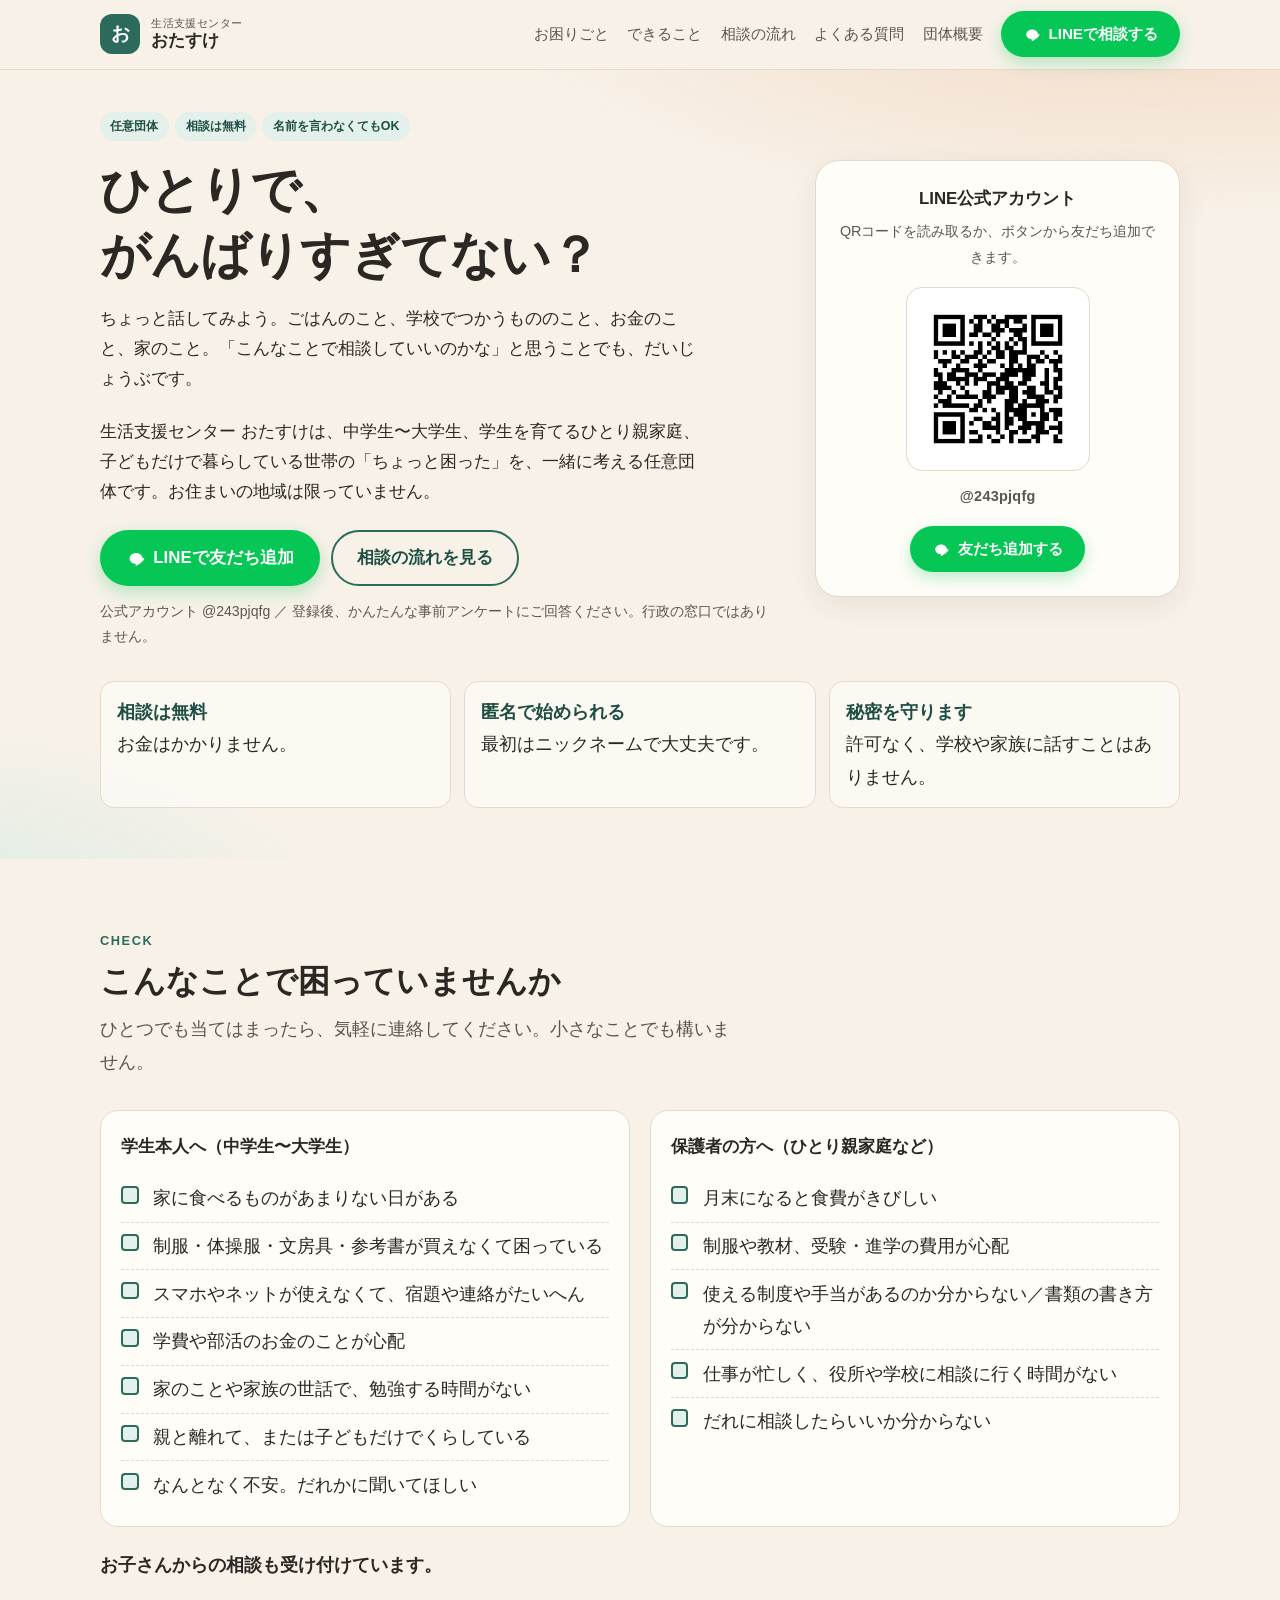
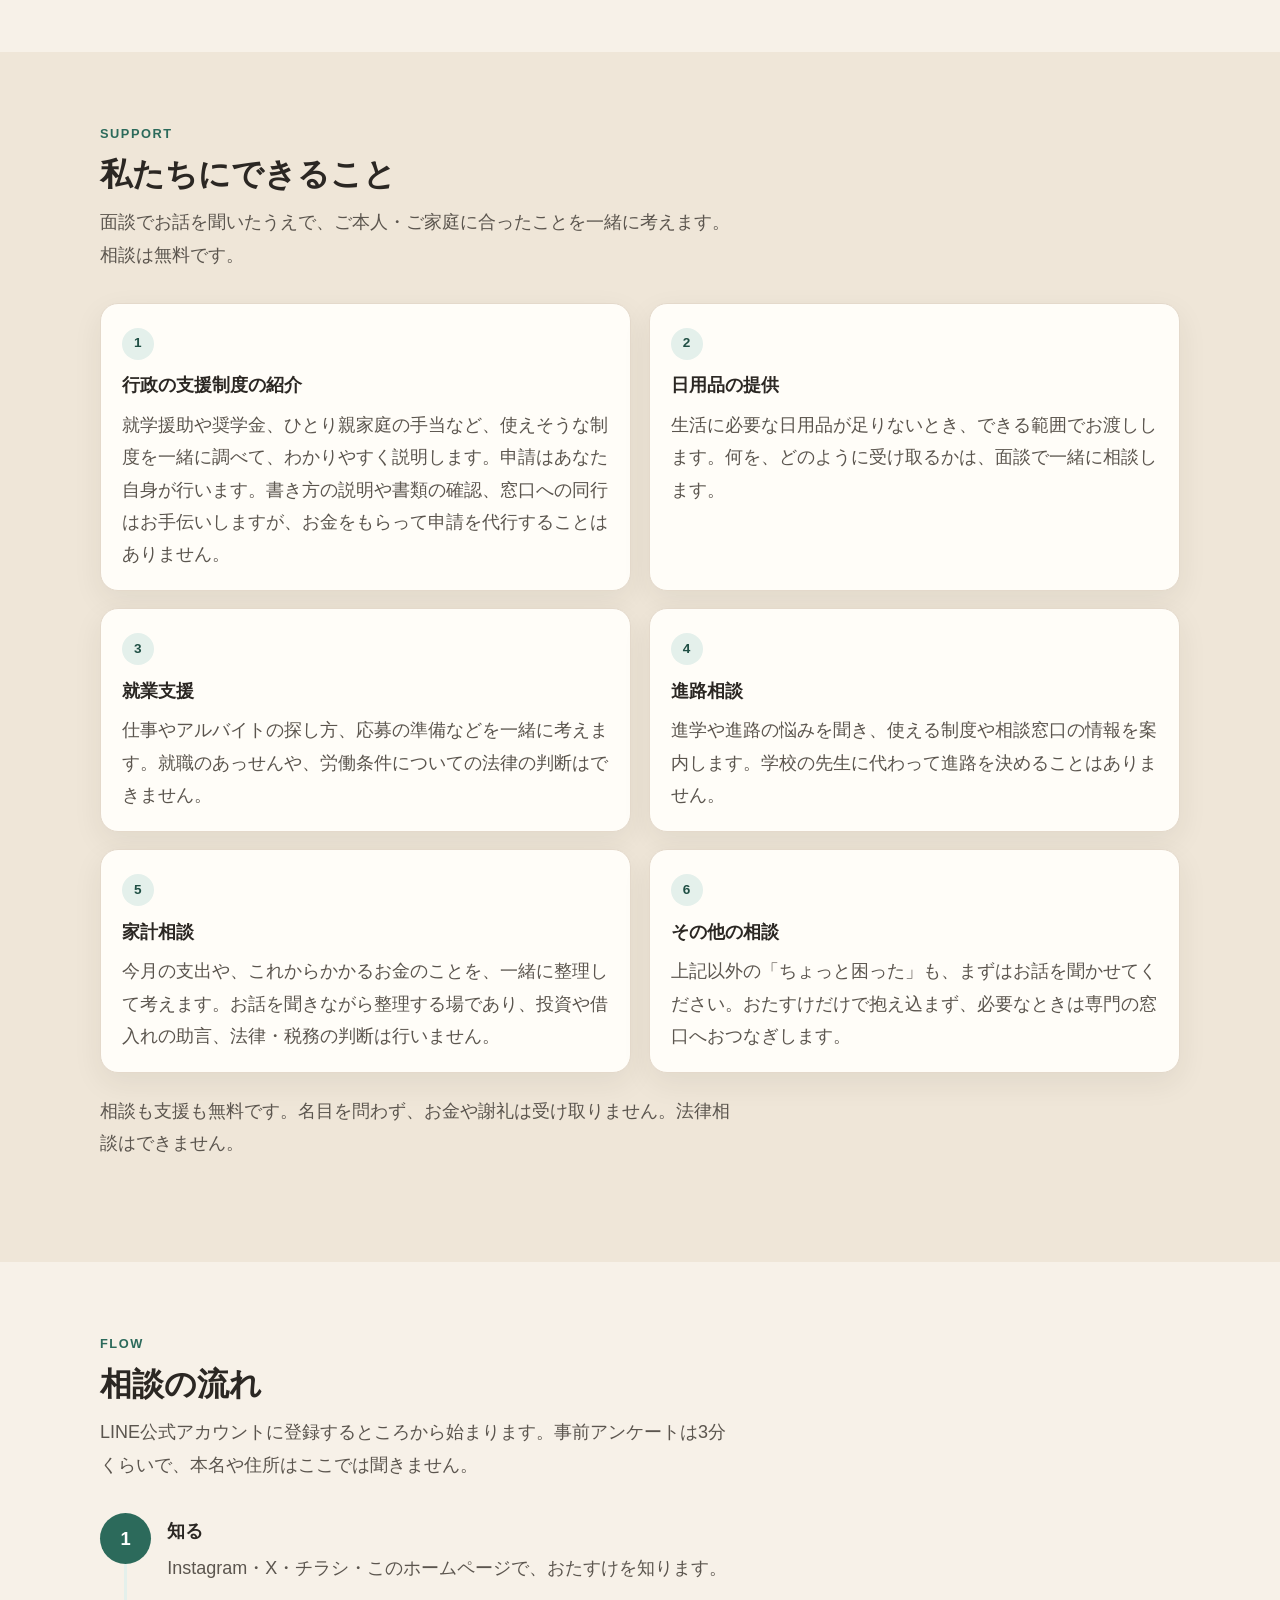
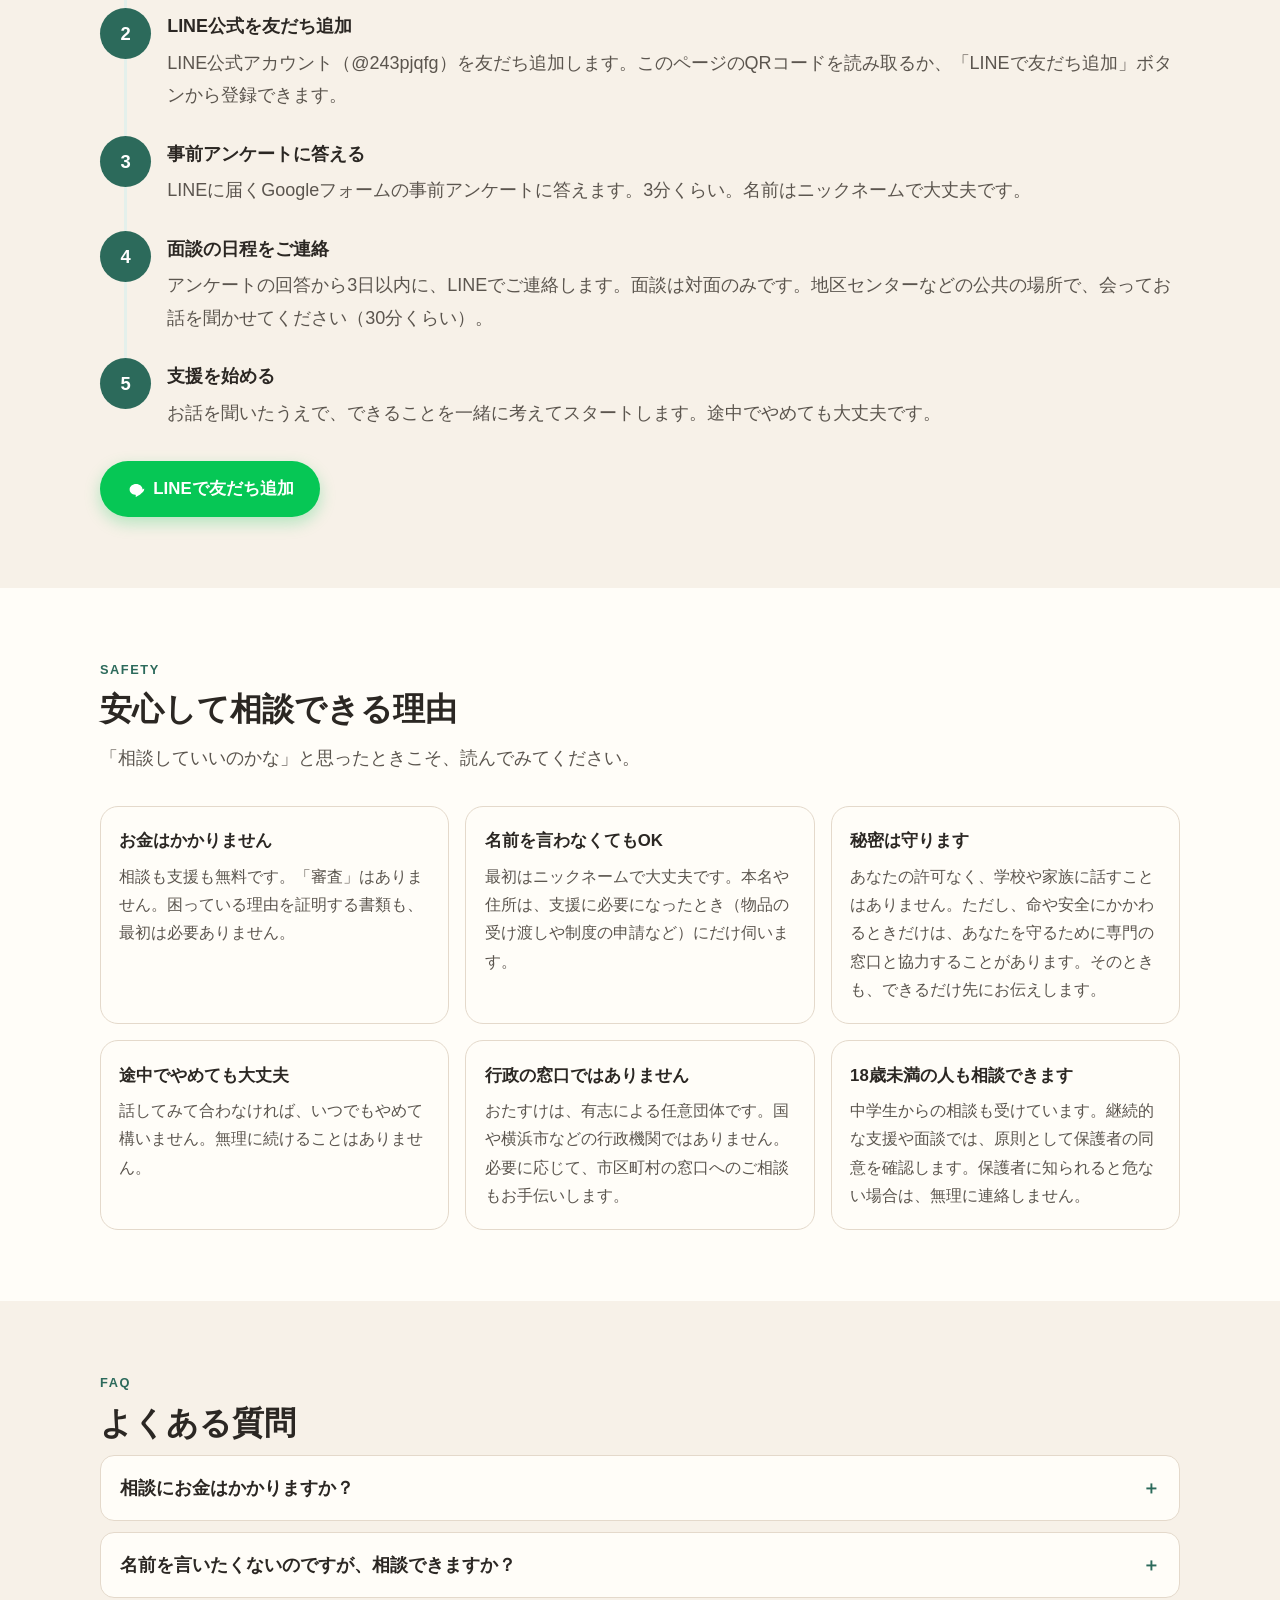
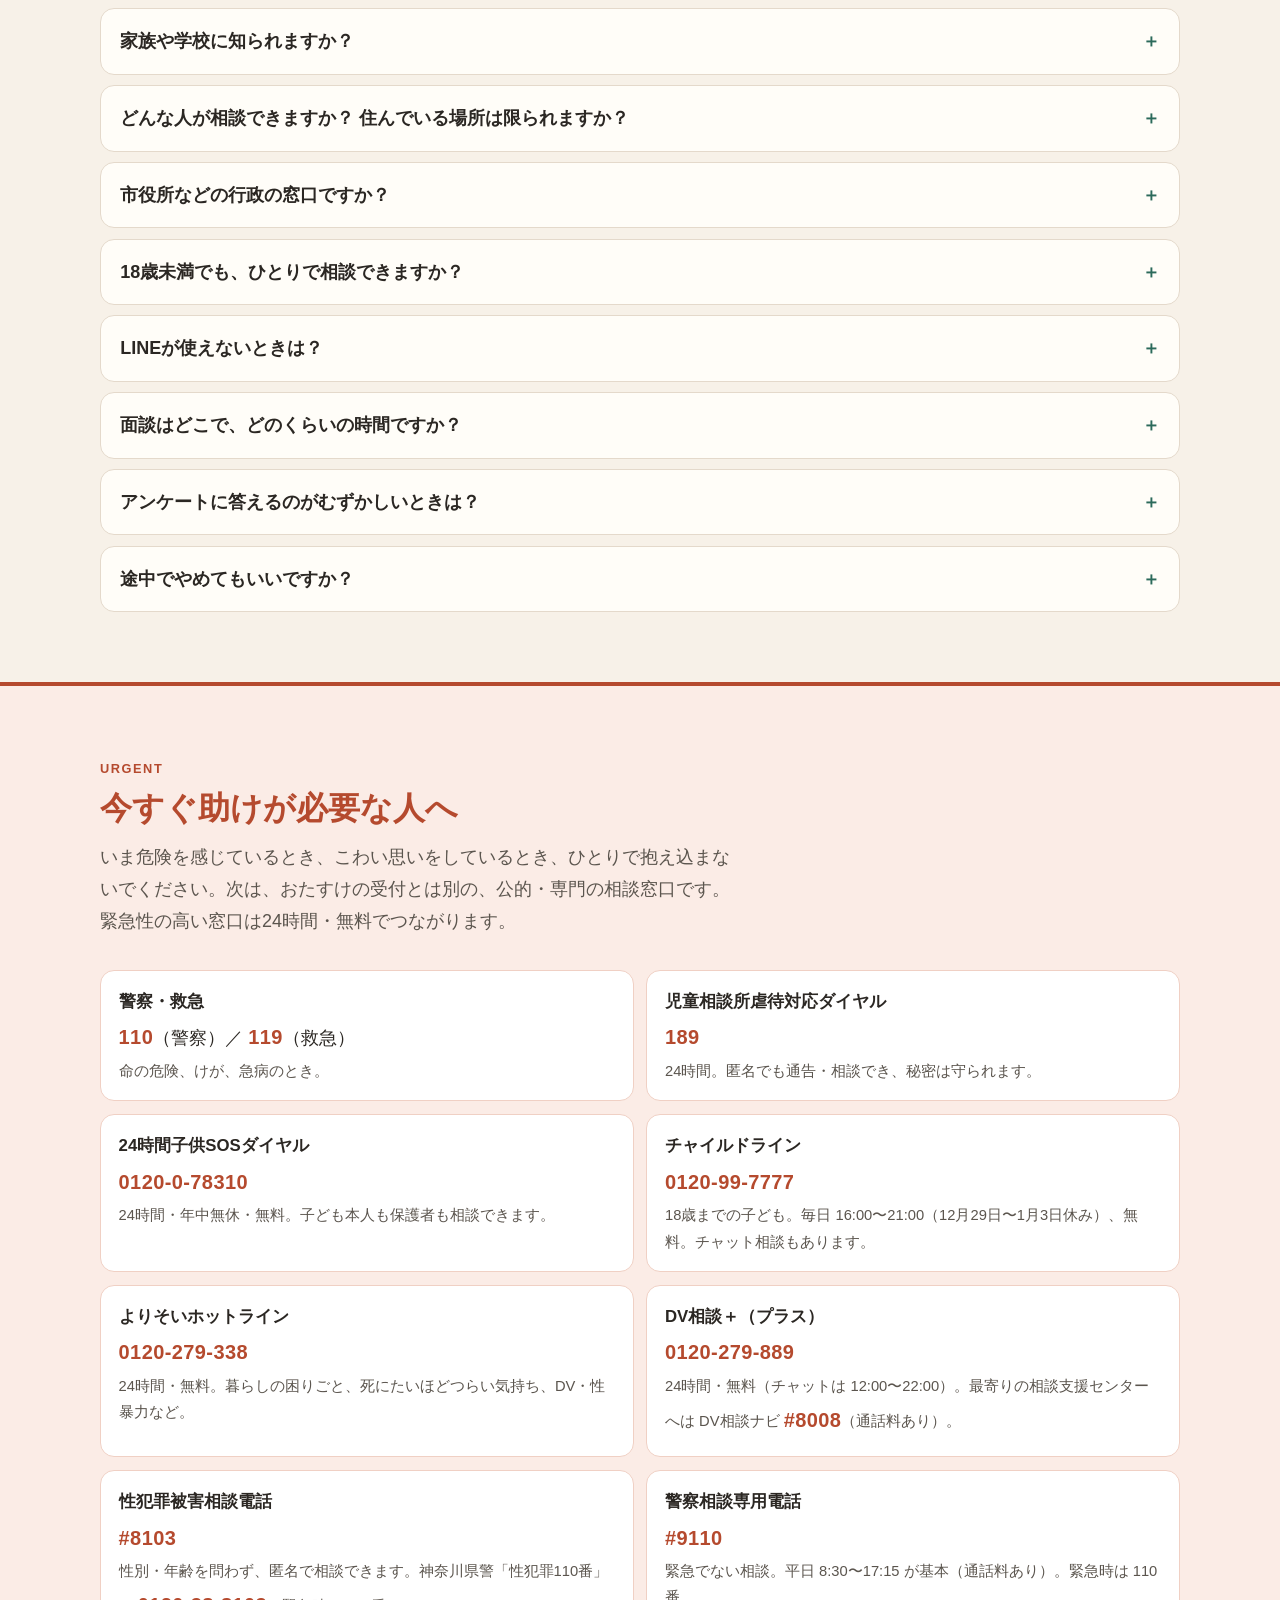
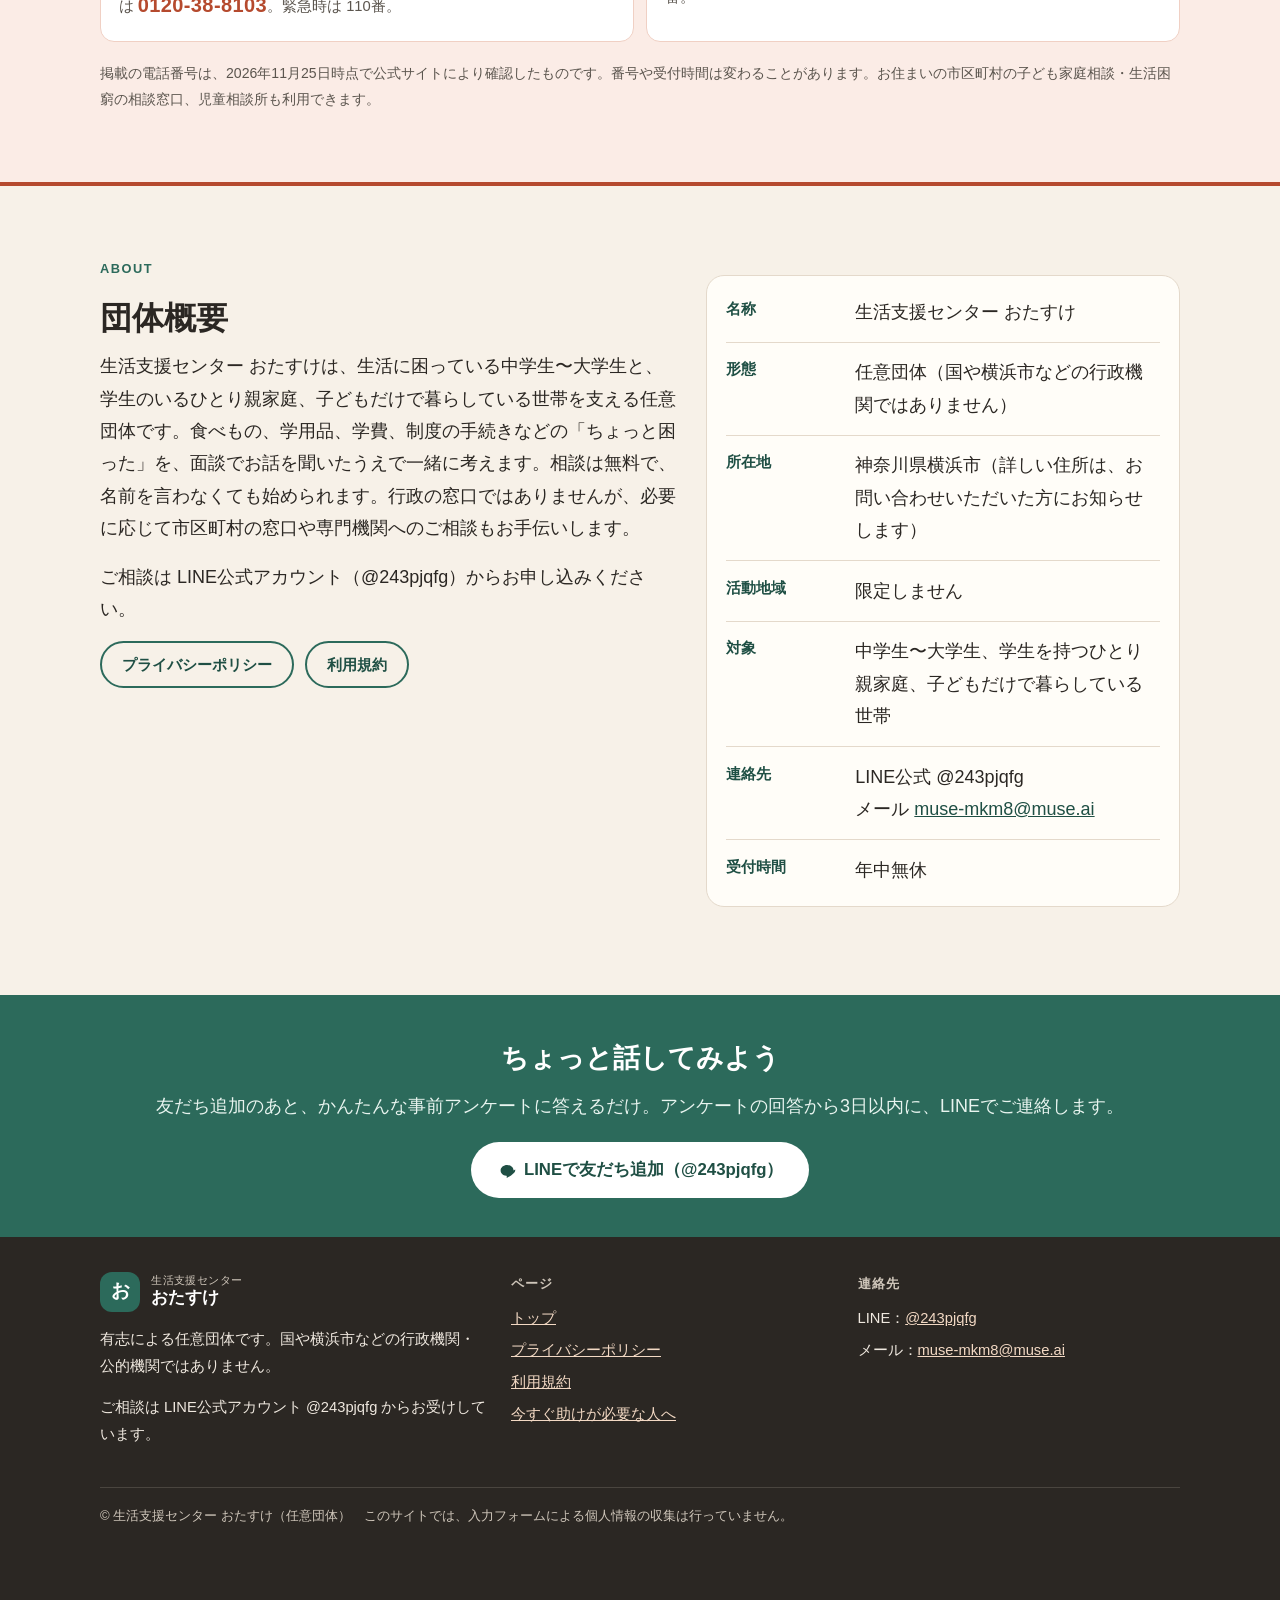
<file: index.html>
<!DOCTYPE html>
<html lang="ja">
<head>
  <meta charset="utf-8" />
  <meta name="viewport" content="width=device-width, initial-scale=1" />
  <meta name="theme-color" content="#2c6a5b" />
  <title>生活支援センター おたすけ｜中学生〜大学生とご家庭の無料相談</title>
  <meta name="description" content="生活に困っている中学生〜大学生、学生のいるひとり親家庭、子どもだけで暮らしている世帯の「ちょっと困った」を一緒に考える任意団体です。相談は無料。名前を言わなくても始められます。" />
  <link rel="icon" href="data:image/svg+xml,%3Csvg xmlns='http://www.w3.org/2000/svg' viewBox='0 0 32 32'%3E%3Crect width='32' height='32' rx='8' fill='%232c6a5b'/%3E%3Ctext x='16' y='23' text-anchor='middle' font-size='18' font-family='sans-serif' fill='white'%3Eお%3C/text%3E%3C/svg%3E" />
  <link rel="stylesheet" href="css/style.css" />
</head>
<body>
  <a class="skip" href="#main">本文へスキップ</a>
  <header class="site-header">
    <div class="header-inner">
      <a class="logo" href="index.html">
        <span class="logo-mark">お</span>
        <span class="logo-text">
          <small>生活支援センター</small>
          <strong>おたすけ</strong>
        </span>
      </a>
      <input class="nav-toggle" type="checkbox" id="nav-toggle" />
      <label class="nav-button" for="nav-toggle">メニュー</label>
      <nav class="site-nav" aria-label="主な項目">
        <a href="index.html#nayami">お困りごと</a>
        <a href="index.html#dekiru">できること</a>
        <a href="index.html#nagare">相談の流れ</a>
        <a href="index.html#faq">よくある質問</a>
        <a href="index.html#about">団体概要</a>
        <a class="btn btn-line" href="https://line.me/R/ti/p/@243pjqfg"><svg class="line-icon" viewBox="0 0 24 24" aria-hidden="true"><path d="M19.7 12.4c0-3.5-3.5-6.4-7.7-6.4S4.3 8.9 4.3 12.4c0 3.2 2.8 5.8 6.6 6.3.26.05.6.14.7.32.08.16.07.42.03.58l-.15.88c-.04.26-.2 1.02.9.56s5.9-3.47 8.05-5.94c1.4-1.58 1.27-2.9 1.27-3.7Z"/></svg>LINEで相談する</a>
      </nav>
    </div>
  </header>

  <main id="main">
    <section class="hero" id="top">
      <div class="wrap hero-grid">
        <div>
          <ul class="kicker">
            <li>任意団体</li>
            <li>相談は無料</li>
            <li>名前を言わなくてもOK</li>
          </ul>
          <h1>ひとりで、<br />がんばりすぎてない？</h1>
          <p class="hero-lead">ちょっと話してみよう。ごはんのこと、学校でつかうもののこと、お金のこと、家のこと。「こんなことで相談していいのかな」と思うことでも、だいじょうぶです。</p>
          <p class="hero-lead">生活支援センター おたすけは、中学生〜大学生、学生を育てるひとり親家庭、子どもだけで暮らしている世帯の「ちょっと困った」を、一緒に考える任意団体です。お住まいの地域は限っていません。</p>
          <div class="btn-wrap">
            <a class="btn btn-line btn-lg" href="https://line.me/R/ti/p/@243pjqfg"><svg class="line-icon" viewBox="0 0 24 24" aria-hidden="true"><path d="M19.7 12.4c0-3.5-3.5-6.4-7.7-6.4S4.3 8.9 4.3 12.4c0 3.2 2.8 5.8 6.6 6.3.26.05.6.14.7.32.08.16.07.42.03.58l-.15.88c-.04.26-.2 1.02.9.56s5.9-3.47 8.05-5.94c1.4-1.58 1.27-2.9 1.27-3.7Z"/></svg>LINEで友だち追加</a>
            <a class="btn btn-ghost btn-lg" href="#nagare">相談の流れを見る</a>
          </div>
          <p class="hero-note">公式アカウント @243pjqfg ／ 登録後、かんたんな事前アンケートにご回答ください。行政の窓口ではありません。</p>
        </div>
        <aside class="hero-card">
          <h2>LINE公式アカウント</h2>
          <p>QRコードを読み取るか、ボタンから友だち追加できます。</p>
          <div class="qr">
            <img src="[data-uri]" width="740" height="740" alt="LINE公式アカウント @243pjqfg の友だち追加用QRコード" />
          </div>
          <p class="line-id">@243pjqfg</p>
          <a class="btn btn-line" href="https://line.me/R/ti/p/@243pjqfg"><svg class="line-icon" viewBox="0 0 24 24" aria-hidden="true"><path d="M19.7 12.4c0-3.5-3.5-6.4-7.7-6.4S4.3 8.9 4.3 12.4c0 3.2 2.8 5.8 6.6 6.3.26.05.6.14.7.32.08.16.07.42.03.58l-.15.88c-.04.26-.2 1.02.9.56s5.9-3.47 8.05-5.94c1.4-1.58 1.27-2.9 1.27-3.7Z"/></svg>友だち追加する</a>
        </aside>
      </div>
      <div class="wrap">
        <div class="trust-row">
          <div class="trust-item"><strong>相談は無料</strong>お金はかかりません。</div>
          <div class="trust-item"><strong>匿名で始められる</strong>最初はニックネームで大丈夫です。</div>
          <div class="trust-item"><strong>秘密を守ります</strong>許可なく、学校や家族に話すことはありません。</div>
        </div>
      </div>
    </section>

    <section class="section" id="nayami">
      <div class="wrap">
        <p class="eyebrow">CHECK</p>
        <h2>こんなことで困っていませんか</h2>
        <p class="lede">ひとつでも当てはまったら、気軽に連絡してください。小さなことでも構いません。</p>
        <div class="audience">
          <div class="panel">
            <h3>学生本人へ（中学生〜大学生）</h3>
            <ul class="check-list">
              <li>家に食べるものがあまりない日がある</li>
              <li>制服・体操服・文房具・参考書が買えなくて困っている</li>
              <li>スマホやネットが使えなくて、宿題や連絡がたいへん</li>
              <li>学費や部活のお金のことが心配</li>
              <li>家のことや家族の世話で、勉強する時間がない</li>
              <li>親と離れて、または子どもだけでくらしている</li>
              <li>なんとなく不安。だれかに聞いてほしい</li>
            </ul>
          </div>
          <div class="panel">
            <h3>保護者の方へ（ひとり親家庭など）</h3>
            <ul class="check-list">
              <li>月末になると食費がきびしい</li>
              <li>制服や教材、受験・進学の費用が心配</li>
              <li>使える制度や手当があるのか分からない／書類の書き方が分からない</li>
              <li>仕事が忙しく、役所や学校に相談に行く時間がない</li>
              <li>だれに相談したらいいか分からない</li>
            </ul>
          </div>
        </div>
        <p class="after-list">お子さんからの相談も受け付けています。</p>
      </div>
    </section>

    <section class="section section-alt" id="dekiru">
      <div class="wrap">
        <p class="eyebrow">SUPPORT</p>
        <h2>私たちにできること</h2>
        <p class="lede">面談でお話を聞いたうえで、ご本人・ご家庭に合ったことを一緒に考えます。相談は無料です。</p>
        <div class="cards">
          <article class="card">
            <span class="card-num">1</span>
            <h3>行政の支援制度の紹介</h3>
            <p>就学援助や奨学金、ひとり親家庭の手当など、使えそうな制度を一緒に調べて、わかりやすく説明します。申請はあなた自身が行います。書き方の説明や書類の確認、窓口への同行はお手伝いしますが、お金をもらって申請を代行することはありません。</p>
          </article>
          <article class="card">
            <span class="card-num">2</span>
            <h3>日用品の提供</h3>
            <p>生活に必要な日用品が足りないとき、できる範囲でお渡しします。何を、どのように受け取るかは、面談で一緒に相談します。</p>
          </article>
          <article class="card">
            <span class="card-num">3</span>
            <h3>就業支援</h3>
            <p>仕事やアルバイトの探し方、応募の準備などを一緒に考えます。就職のあっせんや、労働条件についての法律の判断はできません。</p>
          </article>
          <article class="card">
            <span class="card-num">4</span>
            <h3>進路相談</h3>
            <p>進学や進路の悩みを聞き、使える制度や相談窓口の情報を案内します。学校の先生に代わって進路を決めることはありません。</p>
          </article>
          <article class="card">
            <span class="card-num">5</span>
            <h3>家計相談</h3>
            <p>今月の支出や、これからかかるお金のことを、一緒に整理して考えます。お話を聞きながら整理する場であり、投資や借入れの助言、法律・税務の判断は行いません。</p>
          </article>
          <article class="card">
            <span class="card-num">6</span>
            <h3>その他の相談</h3>
            <p>上記以外の「ちょっと困った」も、まずはお話を聞かせてください。おたすけだけで抱え込まず、必要なときは専門の窓口へおつなぎします。</p>
          </article>
        </div>
        <p class="lede" style="margin-top:1.4rem">相談も支援も無料です。名目を問わず、お金や謝礼は受け取りません。法律相談はできません。</p>
      </div>
    </section>

    <section class="section" id="nagare">
      <div class="wrap">
        <p class="eyebrow">FLOW</p>
        <h2>相談の流れ</h2>
        <p class="lede">LINE公式アカウントに登録するところから始まります。事前アンケートは3分くらいで、本名や住所はここでは聞きません。</p>
        <ol class="steps">
          <li>
            <div>
              <h3>知る</h3>
              <p>Instagram・X・チラシ・このホームページで、おたすけを知ります。</p>
            </div>
          </li>
          <li>
            <div>
              <h3>LINE公式を友だち追加</h3>
              <p>LINE公式アカウント（@243pjqfg）を友だち追加します。このページのQRコードを読み取るか、「LINEで友だち追加」ボタンから登録できます。</p>
            </div>
          </li>
          <li>
            <div>
              <h3>事前アンケートに答える</h3>
              <p>LINEに届くGoogleフォームの事前アンケートに答えます。3分くらい。名前はニックネームで大丈夫です。</p>
            </div>
          </li>
          <li>
            <div>
              <h3>面談の日程をご連絡</h3>
              <p>アンケートの回答から3日以内に、LINEでご連絡します。面談は対面のみです。地区センターなどの公共の場所で、会ってお話を聞かせてください（30分くらい）。</p>
            </div>
          </li>
          <li>
            <div>
              <h3>支援を始める</h3>
              <p>お話を聞いたうえで、できることを一緒に考えてスタートします。途中でやめても大丈夫です。</p>
            </div>
          </li>
        </ol>
        <div class="btn-wrap" style="margin-top:2rem">
          <a class="btn btn-line btn-lg" href="https://line.me/R/ti/p/@243pjqfg"><svg class="line-icon" viewBox="0 0 24 24" aria-hidden="true"><path d="M19.7 12.4c0-3.5-3.5-6.4-7.7-6.4S4.3 8.9 4.3 12.4c0 3.2 2.8 5.8 6.6 6.3.26.05.6.14.7.32.08.16.07.42.03.58l-.15.88c-.04.26-.2 1.02.9.56s5.9-3.47 8.05-5.94c1.4-1.58 1.27-2.9 1.27-3.7Z"/></svg>LINEで友だち追加</a>
        </div>
      </div>
    </section>

    <section class="section section-paper" id="anshin">
      <div class="wrap">
        <p class="eyebrow">SAFETY</p>
        <h2>安心して相談できる理由</h2>
        <p class="lede">「相談していいのかな」と思ったときこそ、読んでみてください。</p>
        <div class="reasons">
          <article class="reason">
            <h3>お金はかかりません</h3>
            <p>相談も支援も無料です。「審査」はありません。困っている理由を証明する書類も、最初は必要ありません。</p>
          </article>
          <article class="reason">
            <h3>名前を言わなくてもOK</h3>
            <p>最初はニックネームで大丈夫です。本名や住所は、支援に必要になったとき（物品の受け渡しや制度の申請など）にだけ伺います。</p>
          </article>
          <article class="reason">
            <h3>秘密は守ります</h3>
            <p>あなたの許可なく、学校や家族に話すことはありません。ただし、命や安全にかかわるときだけは、あなたを守るために専門の窓口と協力することがあります。そのときも、できるだけ先にお伝えします。</p>
          </article>
          <article class="reason">
            <h3>途中でやめても大丈夫</h3>
            <p>話してみて合わなければ、いつでもやめて構いません。無理に続けることはありません。</p>
          </article>
          <article class="reason">
            <h3>行政の窓口ではありません</h3>
            <p>おたすけは、有志による任意団体です。国や横浜市などの行政機関ではありません。必要に応じて、市区町村の窓口へのご相談もお手伝いします。</p>
          </article>
          <article class="reason">
            <h3>18歳未満の人も相談できます</h3>
            <p>中学生からの相談も受けています。継続的な支援や面談では、原則として保護者の同意を確認します。保護者に知られると危ない場合は、無理に連絡しません。</p>
          </article>
        </div>
      </div>
    </section>

    <section class="section" id="faq">
      <div class="wrap">
        <p class="eyebrow">FAQ</p>
        <h2>よくある質問</h2>
        <div class="faq">
          <details>
            <summary>相談にお金はかかりますか？</summary>
            <p>かかりません。相談も支援も無料です。</p>
          </details>
          <details>
            <summary>名前を言いたくないのですが、相談できますか？</summary>
            <p>できます。最初はニックネームで大丈夫です。本名や住所は、ここでは聞きません。</p>
          </details>
          <details>
            <summary>家族や学校に知られますか？</summary>
            <p>あなたの許可なく、学校や家族に話すことはありません。ただし、命や安全にかかわるときだけは、あなたを守るために専門の窓口と協力することがあります。そのときも、できるだけ先にお伝えします。</p>
          </details>
          <details>
            <summary>どんな人が相談できますか？ 住んでいる場所は限られますか？</summary>
            <p>中学生・高校生・大学生などの学生本人、学生を育てるひとり親家庭、子どもだけで暮らしている世帯のご相談を受けています。お住まいの地域は限っていません。</p>
          </details>
          <details>
            <summary>市役所などの行政の窓口ですか？</summary>
            <p>いいえ。有志による任意団体です。国や横浜市などの行政機関ではありません。必要に応じて、市区町村の窓口や専門機関へのご相談もお手伝いします。</p>
          </details>
          <details>
            <summary>18歳未満でも、ひとりで相談できますか？</summary>
            <p>できます。継続的な支援や面談では、原則として保護者の同意を確認します。保護者に知られると危ない場合は、無理に連絡しません。まずは相談してください。</p>
          </details>
          <details>
            <summary>LINEが使えないときは？</summary>
            <p>LINEを使えない方は、メール <a href="mailto:muse-mkm8@muse.ai">muse-mkm8@muse.ai</a> でも受け付けます。件名なしでも構いません。</p>
          </details>
          <details>
            <summary>面談はどこで、どのくらいの時間ですか？</summary>
            <p>地区センターなどの公共の場所で、30分くらいを目安にしています。面談は対面のみで、LINE通話や電話での面談は行っていません。アンケートの回答から3日以内に、LINEでご連絡します。未成年の方との対面は、公共の場所で行います。</p>
          </details>
          <details>
            <summary>アンケートに答えるのがむずかしいときは？</summary>
            <p>LINEのトークに「相談したい」と送るだけでも大丈夫です。</p>
          </details>
          <details>
            <summary>途中でやめてもいいですか？</summary>
            <p>はい。いつでもやめて構いません。</p>
          </details>
        </div>
      </div>
    </section>

    <section class="section emergency" id="emergency">
      <div class="wrap">
        <p class="eyebrow" style="color:var(--coral)">URGENT</p>
        <h2>今すぐ助けが必要な人へ</h2>
        <p class="lede">いま危険を感じているとき、こわい思いをしているとき、ひとりで抱え込まないでください。次は、おたすけの受付とは別の、公的・専門の相談窓口です。緊急性の高い窓口は24時間・無料でつながります。</p>
        <div class="hotlines">
          <article class="hotline">
            <strong>警察・救急</strong>
            <a class="tel" href="tel:110">110</a>（警察）／
            <a class="tel" href="tel:119">119</a>（救急）
            <p>命の危険、けが、急病のとき。</p>
          </article>
          <article class="hotline">
            <strong>児童相談所虐待対応ダイヤル</strong>
            <a class="tel" href="tel:189">189</a>
            <p>24時間。匿名でも通告・相談でき、秘密は守られます。</p>
          </article>
          <article class="hotline">
            <strong>24時間子供SOSダイヤル</strong>
            <a class="tel" href="tel:0120078310">0120-0-78310</a>
            <p>24時間・年中無休・無料。子ども本人も保護者も相談できます。</p>
          </article>
          <article class="hotline">
            <strong>チャイルドライン</strong>
            <a class="tel" href="tel:0120997777">0120-99-7777</a>
            <p>18歳までの子ども。毎日 16:00〜21:00（12月29日〜1月3日休み）、無料。チャット相談もあります。</p>
          </article>
          <article class="hotline">
            <strong>よりそいホットライン</strong>
            <a class="tel" href="tel:0120279338">0120-279-338</a>
            <p>24時間・無料。暮らしの困りごと、死にたいほどつらい気持ち、DV・性暴力など。</p>
          </article>
          <article class="hotline">
            <strong>DV相談＋（プラス）</strong>
            <a class="tel" href="tel:0120279889">0120-279-889</a>
            <p>24時間・無料（チャットは 12:00〜22:00）。最寄りの相談支援センターへは DV相談ナビ <a class="tel" href="tel:#8008">#8008</a>（通話料あり）。</p>
          </article>
          <article class="hotline">
            <strong>性犯罪被害相談電話</strong>
            <a class="tel" href="tel:#8103">#8103</a>
            <p>性別・年齢を問わず、匿名で相談できます。神奈川県警「性犯罪110番」は <a class="tel" href="tel:0120388103">0120-38-8103</a>。緊急時は 110番。</p>
          </article>
          <article class="hotline">
            <strong>警察相談専用電話</strong>
            <a class="tel" href="tel:#9110">#9110</a>
            <p>緊急でない相談。平日 8:30〜17:15 が基本（通話料あり）。緊急時は 110番。</p>
          </article>
        </div>
        <p class="emergency-note">掲載の電話番号は、2026年11月25日時点で公式サイトにより確認したものです。番号や受付時間は変わることがあります。お住まいの市区町村の子ども家庭相談・生活困窮の相談窓口、児童相談所も利用できます。</p>
      </div>
    </section>

    <section class="section" id="about">
      <div class="wrap about-grid">
        <div class="about-copy">
          <p class="eyebrow">ABOUT</p>
          <h2>団体概要</h2>
          <p>生活支援センター おたすけは、生活に困っている中学生〜大学生と、学生のいるひとり親家庭、子どもだけで暮らしている世帯を支える任意団体です。食べもの、学用品、学費、制度の手続きなどの「ちょっと困った」を、面談でお話を聞いたうえで一緒に考えます。相談は無料で、名前を言わなくても始められます。行政の窓口ではありませんが、必要に応じて市区町村の窓口や専門機関へのご相談もお手伝いします。</p>
          <p>ご相談は LINE公式アカウント（@243pjqfg）からお申し込みください。</p>
          <div class="btn-wrap">
            <a class="btn btn-ghost" href="privacy.html">プライバシーポリシー</a>
            <a class="btn btn-ghost" href="terms.html">利用規約</a>
          </div>
        </div>
        <dl class="dl">
          <div><dt>名称</dt><dd>生活支援センター おたすけ</dd></div>
          <div><dt>形態</dt><dd>任意団体（国や横浜市などの行政機関ではありません）</dd></div>
          <div><dt>所在地</dt><dd>神奈川県横浜市（詳しい住所は、お問い合わせいただいた方にお知らせします）</dd></div>
          <div><dt>活動地域</dt><dd>限定しません</dd></div>
          <div><dt>対象</dt><dd>中学生〜大学生、学生を持つひとり親家庭、子どもだけで暮らしている世帯</dd></div>
          <div><dt>連絡先</dt><dd>LINE公式 @243pjqfg<br />メール <a href="mailto:muse-mkm8@muse.ai">muse-mkm8@muse.ai</a></dd></div>
          <div><dt>受付時間</dt><dd>年中無休</dd></div>
        </dl>
      </div>
    </section>

    <section class="cta-band">
      <div class="wrap">
        <h2>ちょっと話してみよう</h2>
        <p>友だち追加のあと、かんたんな事前アンケートに答えるだけ。アンケートの回答から3日以内に、LINEでご連絡します。</p>
        <a class="btn btn-line btn-lg" href="https://line.me/R/ti/p/@243pjqfg"><svg class="line-icon" viewBox="0 0 24 24" aria-hidden="true"><path d="M19.7 12.4c0-3.5-3.5-6.4-7.7-6.4S4.3 8.9 4.3 12.4c0 3.2 2.8 5.8 6.6 6.3.26.05.6.14.7.32.08.16.07.42.03.58l-.15.88c-.04.26-.2 1.02.9.56s5.9-3.47 8.05-5.94c1.4-1.58 1.27-2.9 1.27-3.7Z"/></svg>LINEで友だち追加（@243pjqfg）</a>
      </div>
    </section>

  </main>
  <footer class="site-footer">
    <div class="wrap footer-grid">
      <div>
        <div class="logo" style="margin-bottom:0.7rem">
          <span class="logo-mark">お</span>
          <span class="logo-text">
            <small style="color:#cfc6ba">生活支援センター</small>
            <strong style="color:#fff">おたすけ</strong>
          </span>
        </div>
        <p>有志による任意団体です。国や横浜市などの行政機関・公的機関ではありません。</p>
        <p>ご相談は LINE公式アカウント @243pjqfg からお受けしています。</p>
      </div>
      <div>
        <h3>ページ</h3>
        <ul>
          <li><a href="index.html">トップ</a></li>
          <li><a href="privacy.html">プライバシーポリシー</a></li>
          <li><a href="terms.html">利用規約</a></li>
          <li><a href="index.html#emergency">今すぐ助けが必要な人へ</a></li>
        </ul>
      </div>
      <div>
        <h3>連絡先</h3>
        <ul>
          <li>LINE：<a href="https://line.me/R/ti/p/@243pjqfg">@243pjqfg</a></li>
          <li>メール：<a href="mailto:muse-mkm8@muse.ai">muse-mkm8@muse.ai</a></li>
        </ul>
      </div>
    </div>
    <div class="wrap">
      <p class="foot-note">© 生活支援センター おたすけ（任意団体）　このサイトでは、入力フォームによる個人情報の収集は行っていません。</p>
    </div>
  </footer>
  <div class="mobile-cta">
    <a class="btn btn-line" href="https://line.me/R/ti/p/@243pjqfg"><svg class="line-icon" viewBox="0 0 24 24" aria-hidden="true"><path d="M19.7 12.4c0-3.5-3.5-6.4-7.7-6.4S4.3 8.9 4.3 12.4c0 3.2 2.8 5.8 6.6 6.3.26.05.6.14.7.32.08.16.07.42.03.58l-.15.88c-.04.26-.2 1.02.9.56s5.9-3.47 8.05-5.94c1.4-1.58 1.27-2.9 1.27-3.7Z"/></svg>LINEで友だち追加（@243pjqfg）</a>
  </div>

</body>
</html>
</file>
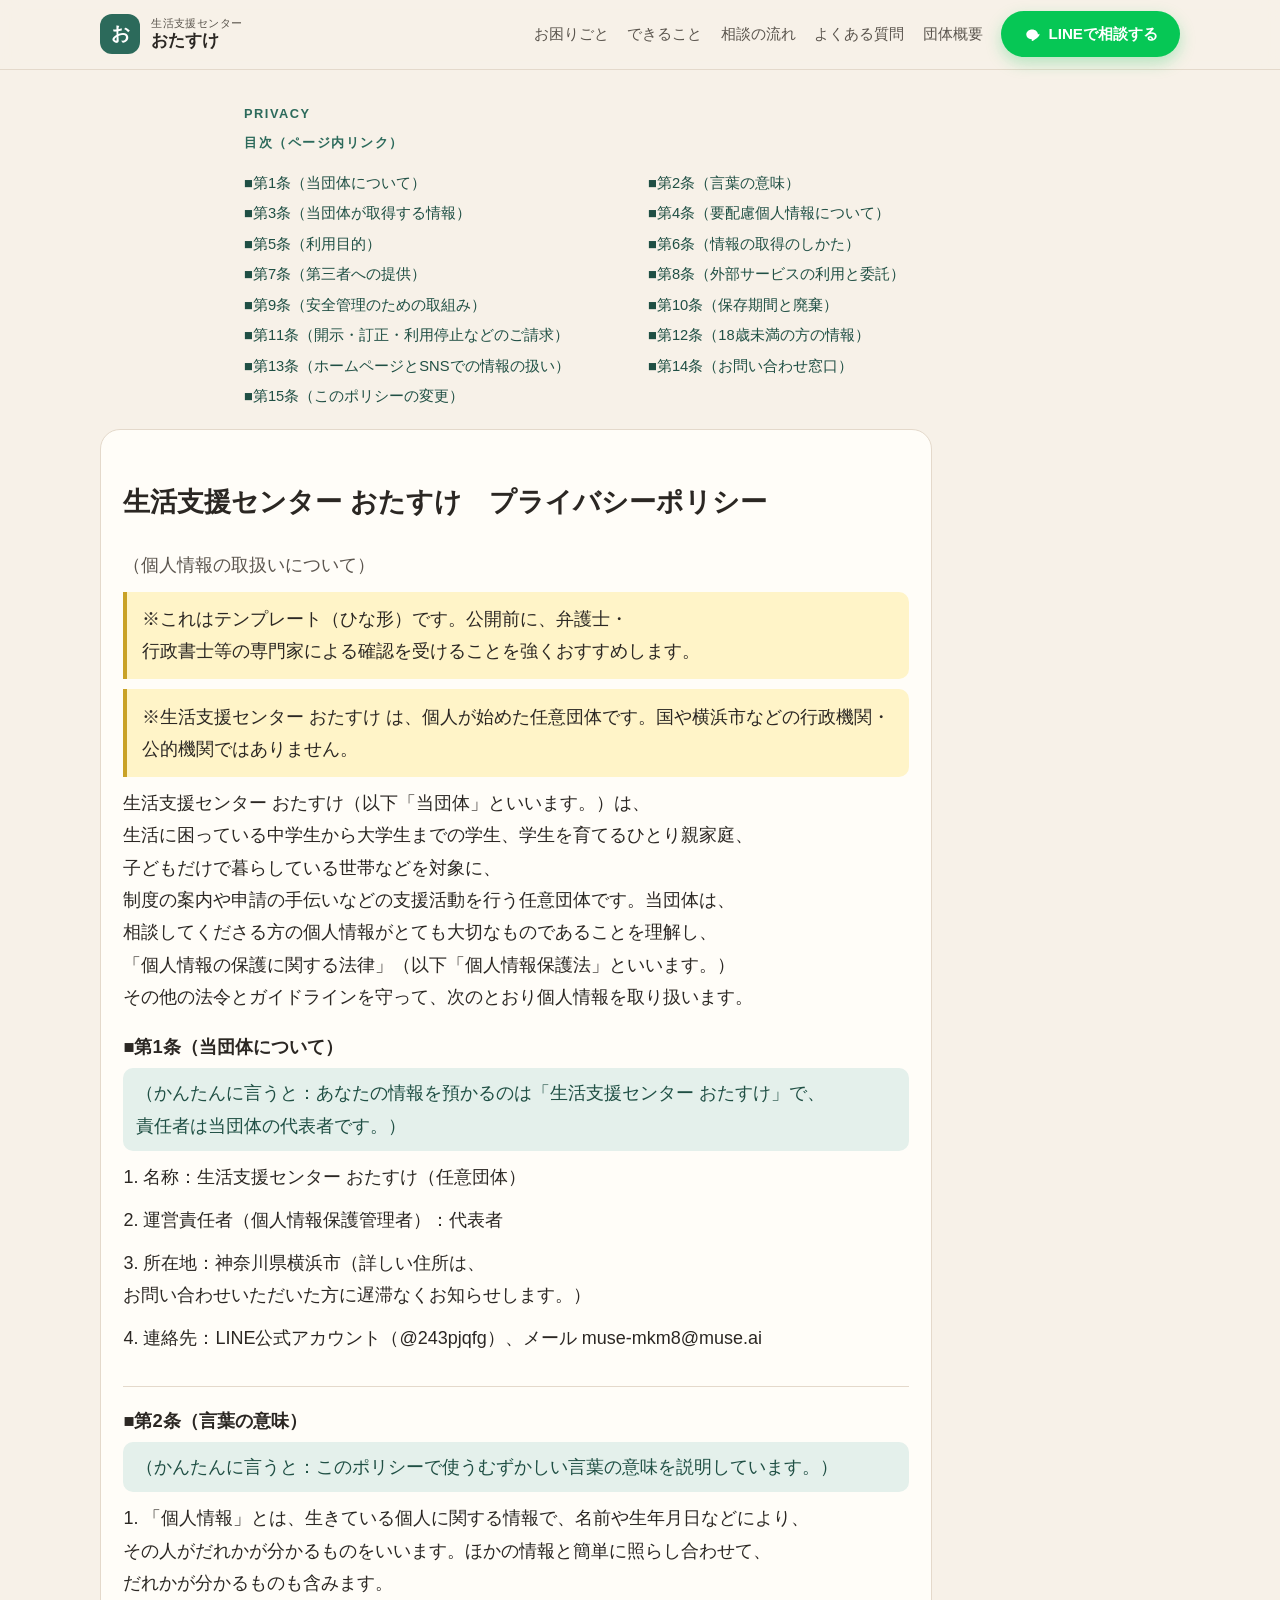
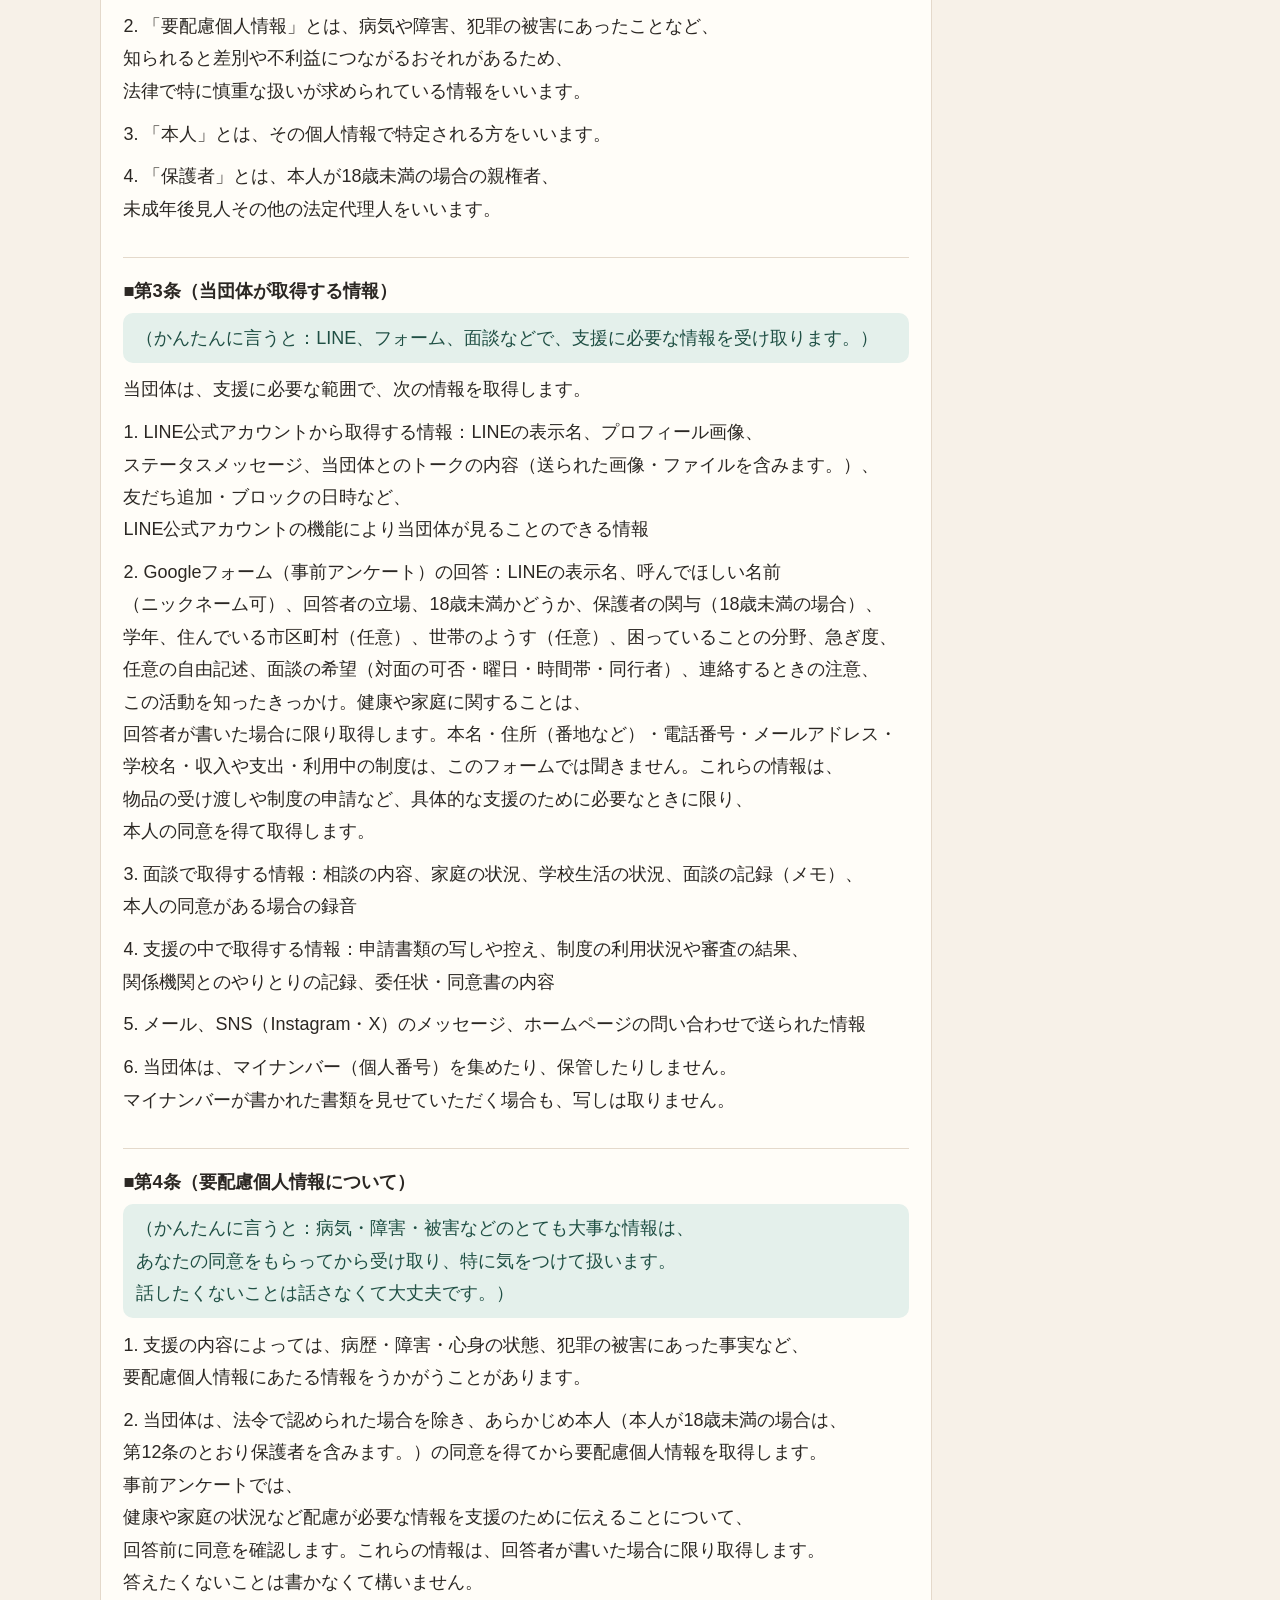
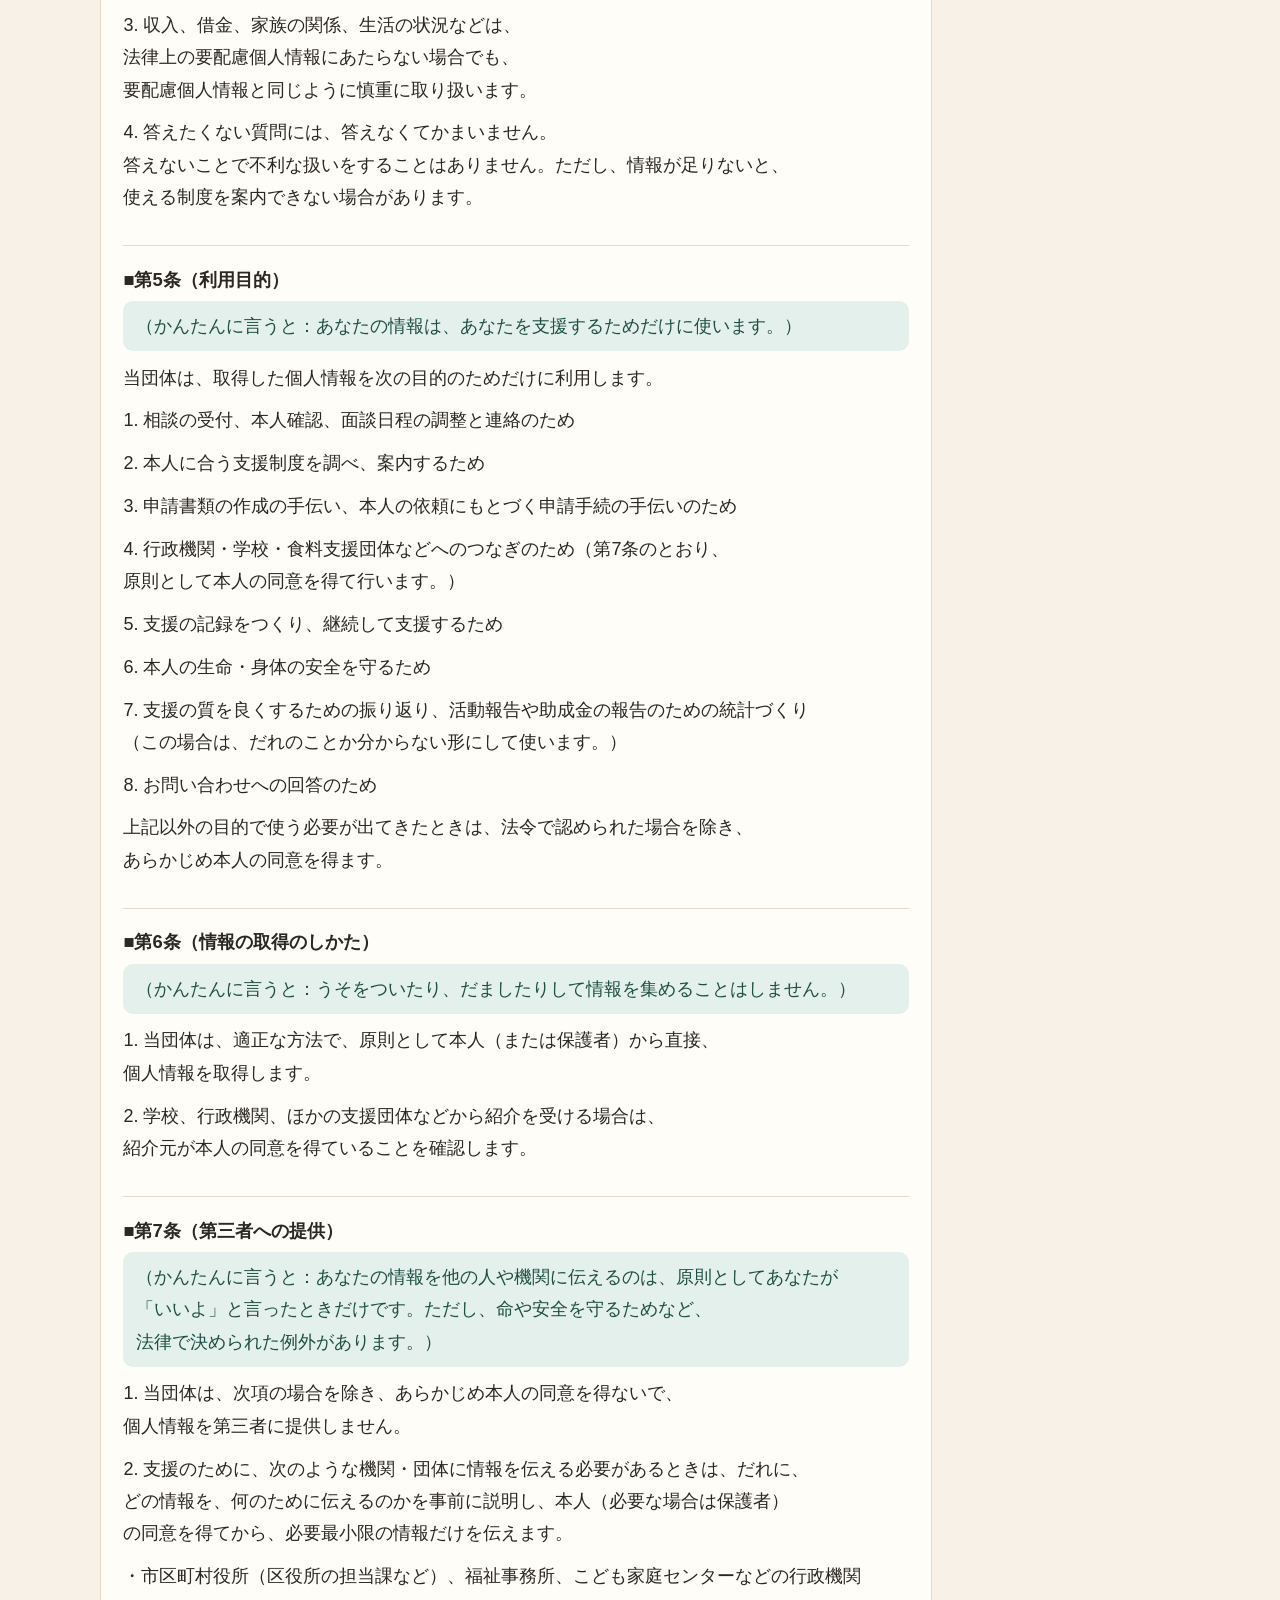
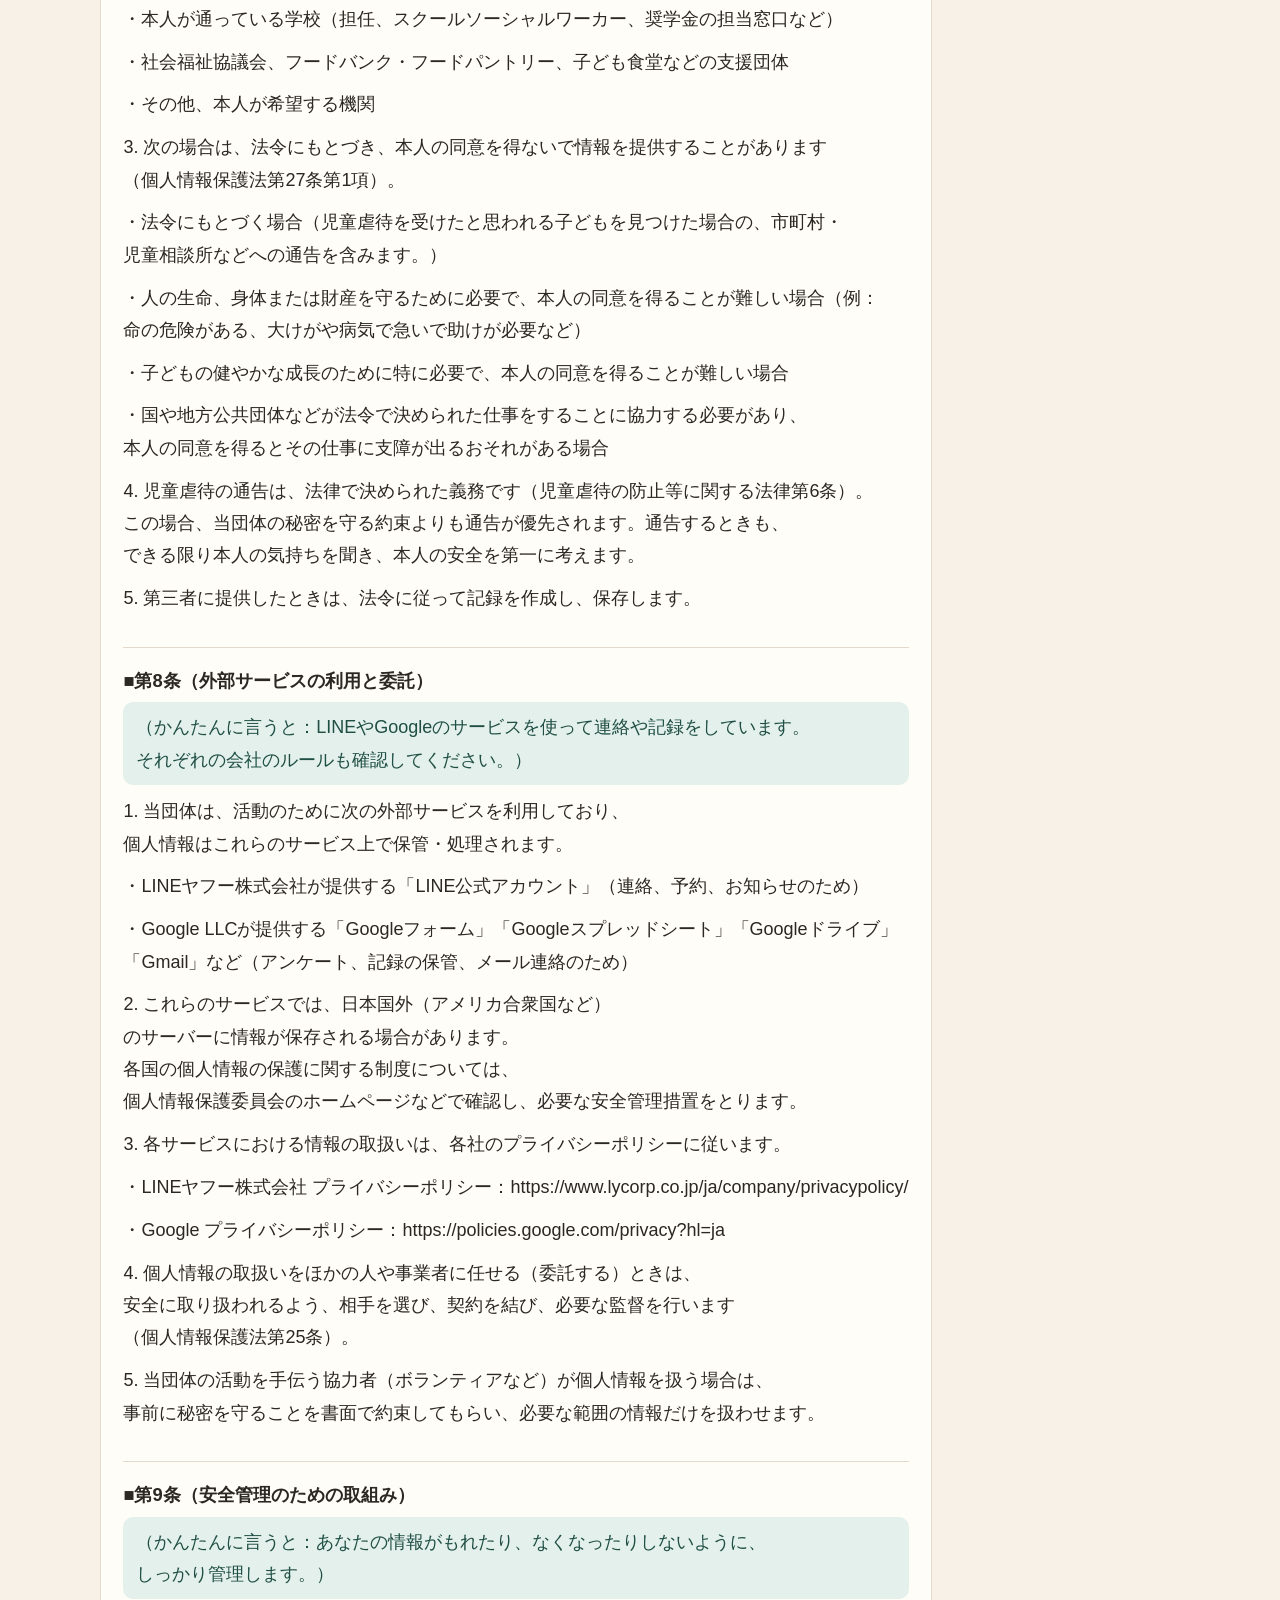
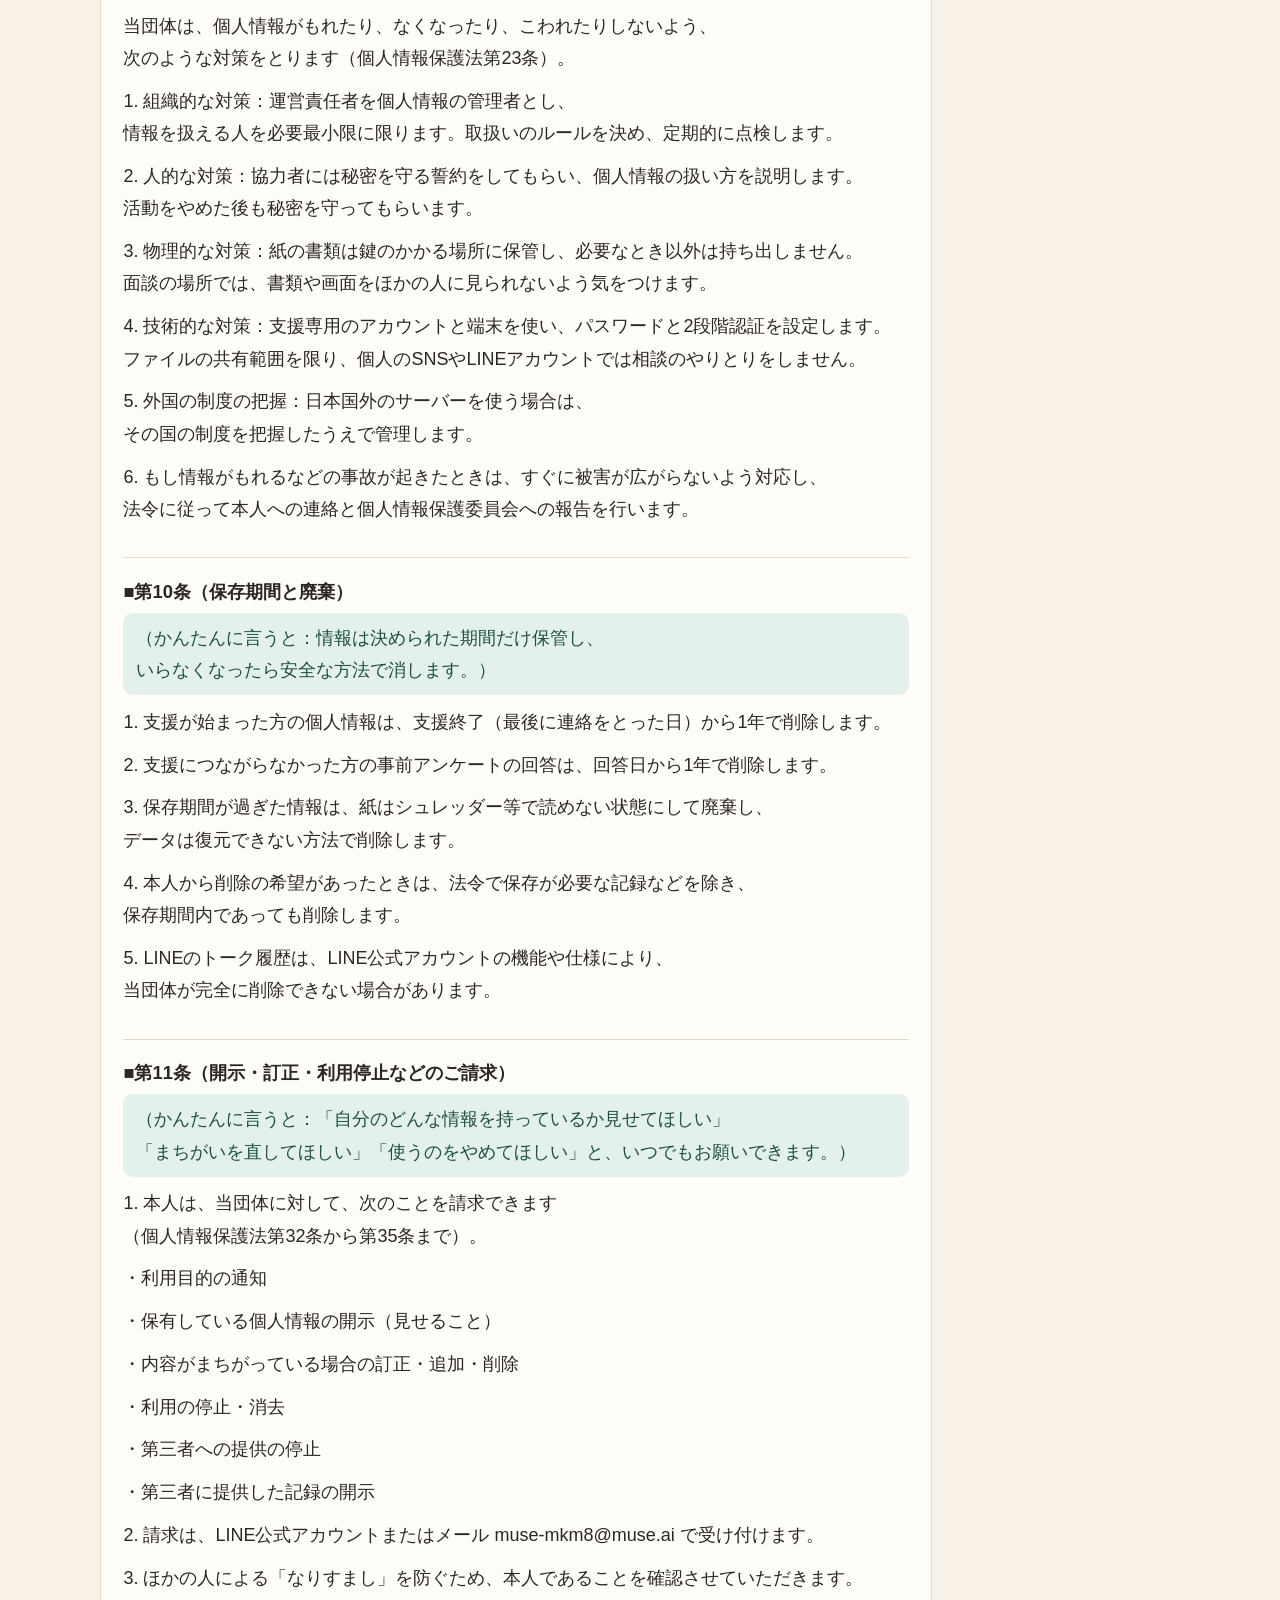
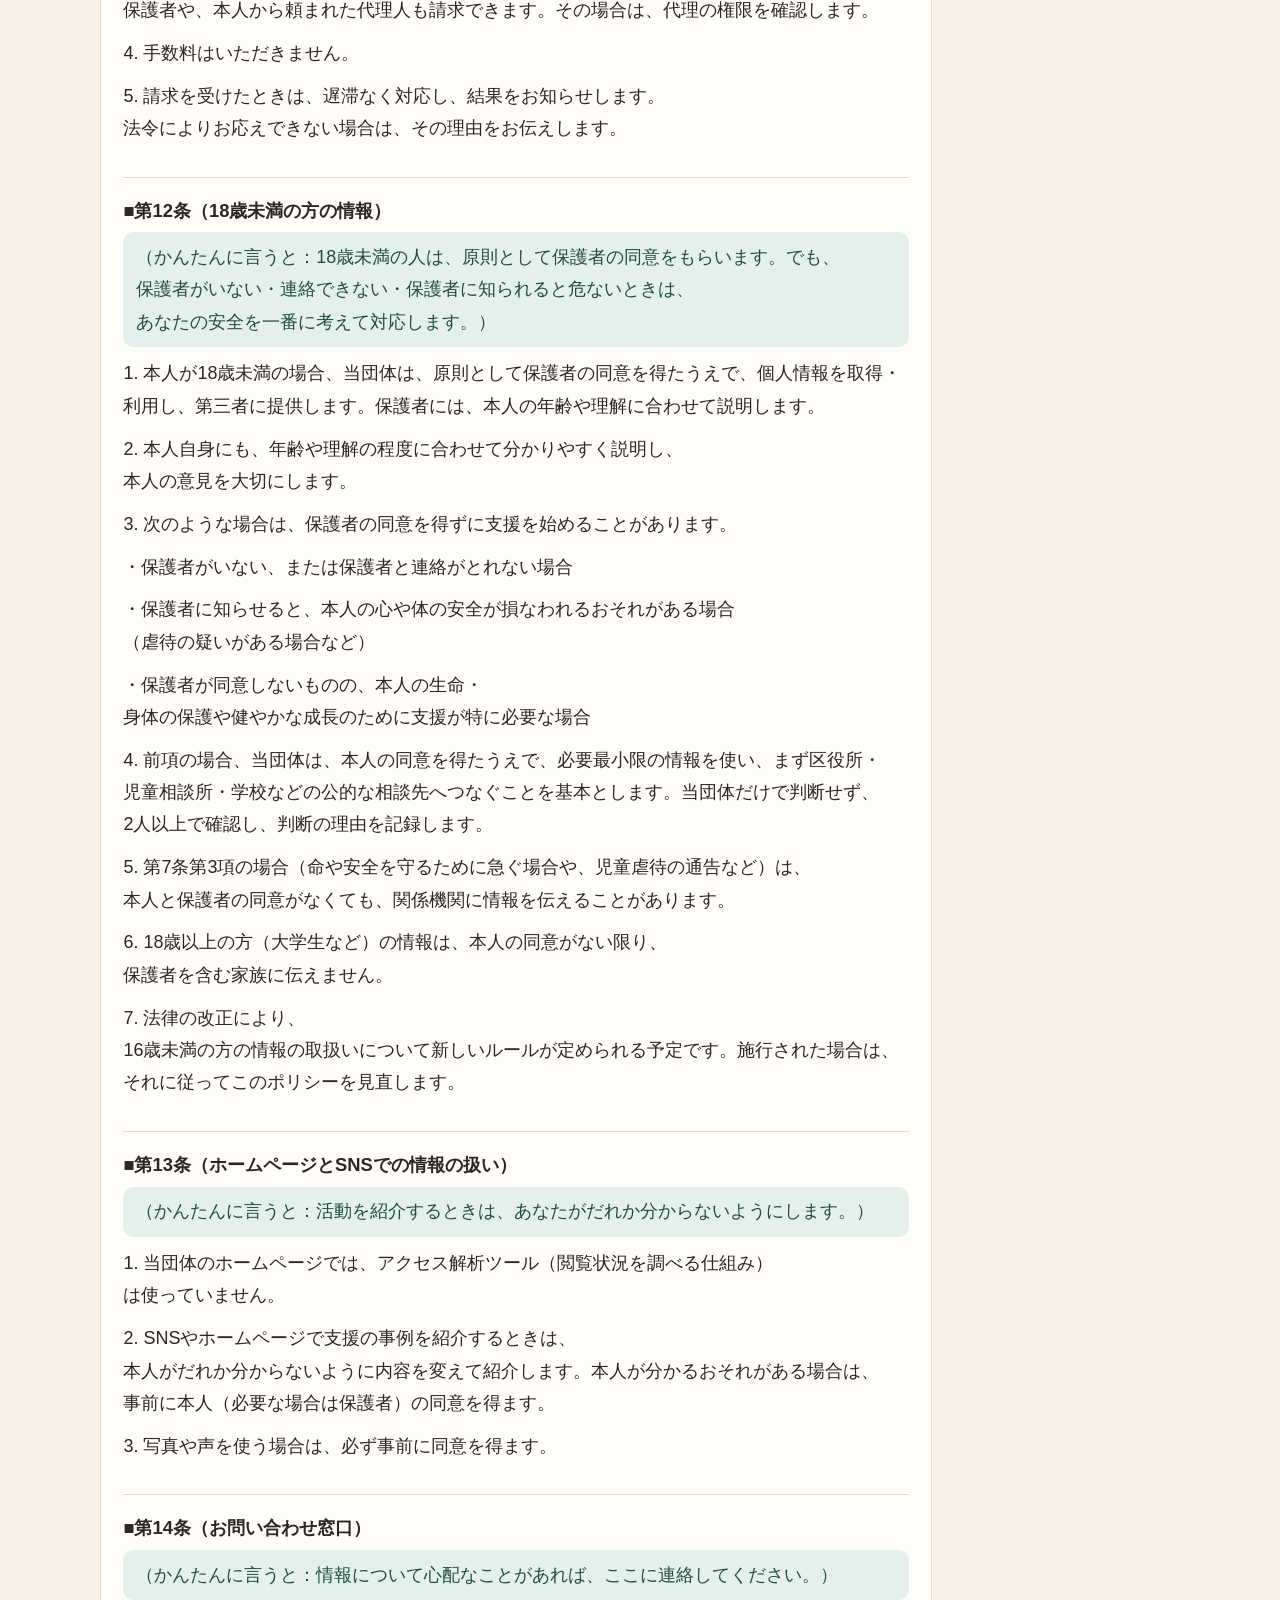
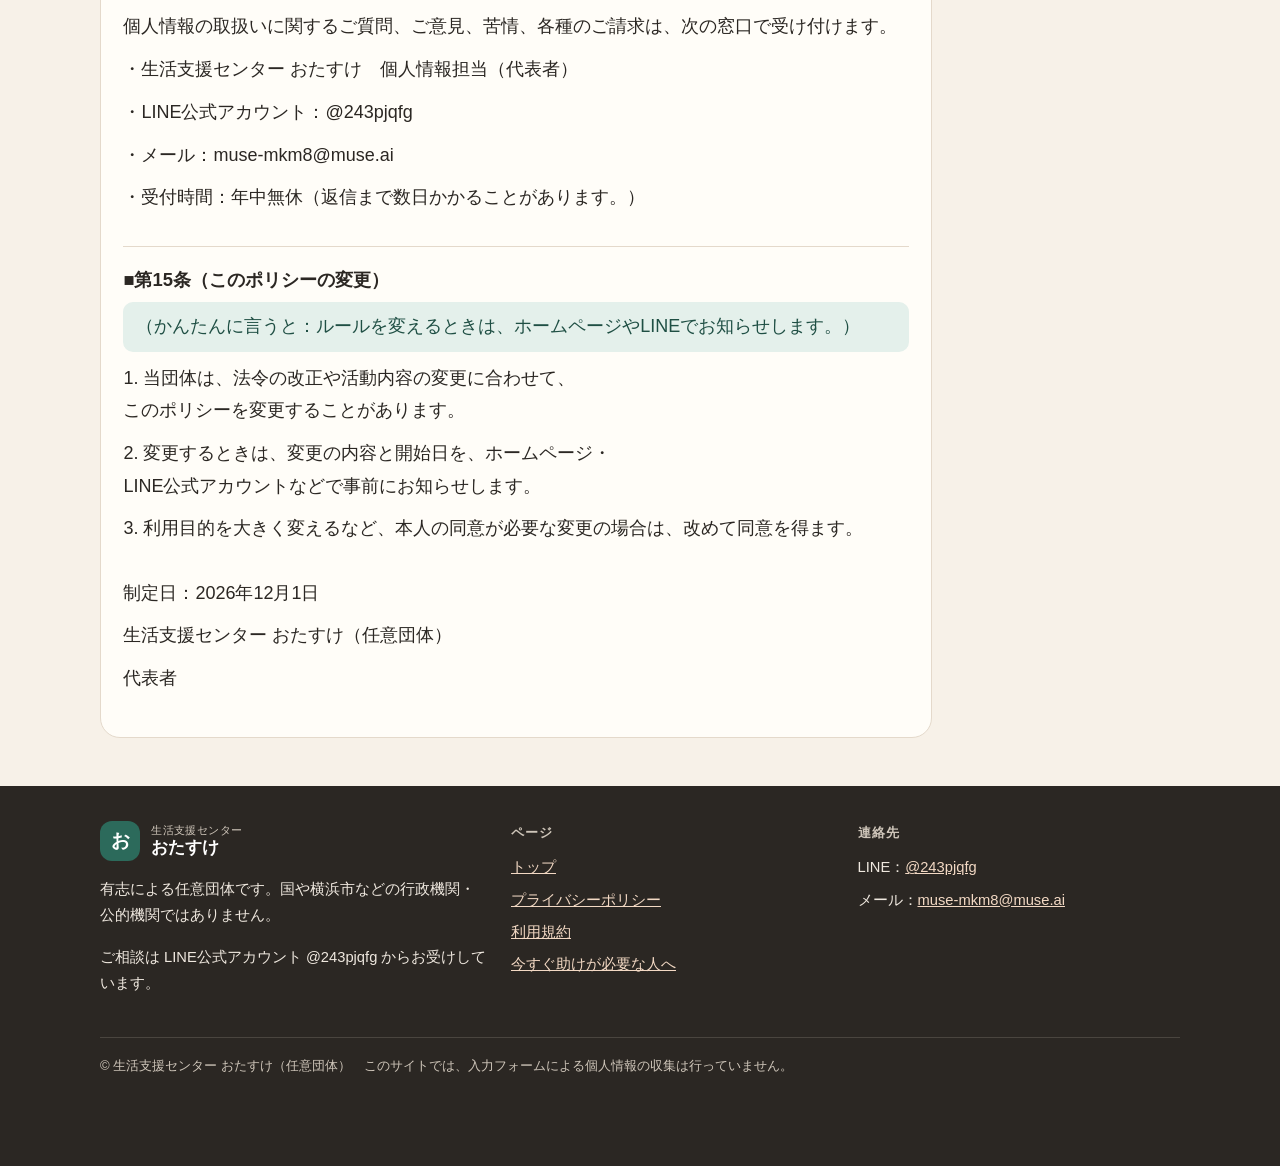
<file: privacy.html>
<!DOCTYPE html>
<html lang="ja">
<head>
  <meta charset="utf-8" />
  <meta name="viewport" content="width=device-width, initial-scale=1" />
  <meta name="theme-color" content="#2c6a5b" />
  <title>プライバシーポリシー｜生活支援センター おたすけ</title>
  <meta name="description" content="生活支援センター おたすけの個人情報の取扱いについて。" />
  <link rel="icon" href="data:image/svg+xml,%3Csvg xmlns='http://www.w3.org/2000/svg' viewBox='0 0 32 32'%3E%3Crect width='32' height='32' rx='8' fill='%232c6a5b'/%3E%3Ctext x='16' y='23' text-anchor='middle' font-size='18' font-family='sans-serif' fill='white'%3Eお%3C/text%3E%3C/svg%3E" />
  <link rel="stylesheet" href="css/style.css" />
</head>
<body>
  <a class="skip" href="#main">本文へスキップ</a>
  <header class="site-header">
    <div class="header-inner">
      <a class="logo" href="index.html">
        <span class="logo-mark">お</span>
        <span class="logo-text">
          <small>生活支援センター</small>
          <strong>おたすけ</strong>
        </span>
      </a>
      <input class="nav-toggle" type="checkbox" id="nav-toggle" />
      <label class="nav-button" for="nav-toggle">メニュー</label>
      <nav class="site-nav" aria-label="主な項目">
        <a href="index.html#nayami">お困りごと</a>
        <a href="index.html#dekiru">できること</a>
        <a href="index.html#nagare">相談の流れ</a>
        <a href="index.html#faq">よくある質問</a>
        <a href="index.html#about">団体概要</a>
        <a class="btn btn-line" href="https://line.me/R/ti/p/@243pjqfg"><svg class="line-icon" viewBox="0 0 24 24" aria-hidden="true"><path d="M19.7 12.4c0-3.5-3.5-6.4-7.7-6.4S4.3 8.9 4.3 12.4c0 3.2 2.8 5.8 6.6 6.3.26.05.6.14.7.32.08.16.07.42.03.58l-.15.88c-.04.26-.2 1.02.9.56s5.9-3.47 8.05-5.94c1.4-1.58 1.27-2.9 1.27-3.7Z"/></svg>LINEで相談する</a>
      </nav>
    </div>
  </header>

  <main id="main">
    <div class="wrap" style="padding-top:2rem;max-width:52rem">
      <p class="eyebrow">PRIVACY</p>
    </div>
    <div class="wrap" style="max-width:52rem">
      <p class="eyebrow">目次（ページ内リンク）</p>
      <ul class="toc">
<li><a href="#art-1">■第1条（当団体について）</a></li>
<li><a href="#art-2">■第2条（言葉の意味）</a></li>
<li><a href="#art-3">■第3条（当団体が取得する情報）</a></li>
<li><a href="#art-4">■第4条（要配慮個人情報について）</a></li>
<li><a href="#art-5">■第5条（利用目的）</a></li>
<li><a href="#art-6">■第6条（情報の取得のしかた）</a></li>
<li><a href="#art-7">■第7条（第三者への提供）</a></li>
<li><a href="#art-8">■第8条（外部サービスの利用と委託）</a></li>
<li><a href="#art-9">■第9条（安全管理のための取組み）</a></li>
<li><a href="#art-10">■第10条（保存期間と廃棄）</a></li>
<li><a href="#art-11">■第11条（開示・訂正・利用停止などのご請求）</a></li>
<li><a href="#art-12">■第12条（18歳未満の方の情報）</a></li>
<li><a href="#art-13">■第13条（ホームページとSNSでの情報の扱い）</a></li>
<li><a href="#art-14">■第14条（お問い合わせ窓口）</a></li>
<li><a href="#art-15">■第15条（このポリシーの変更）</a></li>
      </ul>
    </div>

    <div class="wrap">
      <article class="legal">
<header class="legal-hero-inner">
<h1>生活支援センター おたすけ　プライバシーポリシー</h1>
<p class="legal-sub">（個人情報の取扱いについて）</p>
<p class="notice">※これはテンプレート（ひな形）です。公開前に、弁護士・行政書士等の専門家による確認を受けることを強くおすすめします。</p>
<p class="notice">※生活支援センター おたすけ は、個人が始めた任意団体です。国や横浜市などの行政機関・公的機関ではありません。</p>
</header>
<p>生活支援センター おたすけ（以下「当団体」といいます。）は、生活に困っている中学生から大学生までの学生、学生を育てるひとり親家庭、子どもだけで暮らしている世帯などを対象に、制度の案内や申請の手伝いなどの支援活動を行う任意団体です。当団体は、相談してくださる方の個人情報がとても大切なものであることを理解し、「個人情報の保護に関する法律」（以下「個人情報保護法」といいます。）その他の法令とガイドラインを守って、次のとおり個人情報を取り扱います。</p>
<section id="art-1">
<h2>■第1条（当団体について）</h2>
<p class="summary-line">（かんたんに言うと：あなたの情報を預かるのは「生活支援センター おたすけ」で、責任者は当団体の代表者です。）</p>
<p class="clause">1. 名称：生活支援センター おたすけ（任意団体）</p>
<p class="clause">2. 運営責任者（個人情報保護管理者）：代表者</p>
<p class="clause">3. 所在地：神奈川県横浜市（詳しい住所は、お問い合わせいただいた方に遅滞なくお知らせします。）</p>
<p class="clause">4. 連絡先：LINE公式アカウント（@243pjqfg）、メール muse-mkm8@muse.ai</p>
</section>
<section id="art-2">
<h2>■第2条（言葉の意味）</h2>
<p class="summary-line">（かんたんに言うと：このポリシーで使うむずかしい言葉の意味を説明しています。）</p>
<p class="clause">1. 「個人情報」とは、生きている個人に関する情報で、名前や生年月日などにより、その人がだれかが分かるものをいいます。ほかの情報と簡単に照らし合わせて、だれかが分かるものも含みます。</p>
<p class="clause">2. 「要配慮個人情報」とは、病気や障害、犯罪の被害にあったことなど、知られると差別や不利益につながるおそれがあるため、法律で特に慎重な扱いが求められている情報をいいます。</p>
<p class="clause">3. 「本人」とは、その個人情報で特定される方をいいます。</p>
<p class="clause">4. 「保護者」とは、本人が18歳未満の場合の親権者、未成年後見人その他の法定代理人をいいます。</p>
</section>
<section id="art-3">
<h2>■第3条（当団体が取得する情報）</h2>
<p class="summary-line">（かんたんに言うと：LINE、フォーム、面談などで、支援に必要な情報を受け取ります。）</p>
<p>当団体は、支援に必要な範囲で、次の情報を取得します。</p>
<p class="clause">1. LINE公式アカウントから取得する情報：LINEの表示名、プロフィール画像、ステータスメッセージ、当団体とのトークの内容（送られた画像・ファイルを含みます。）、友だち追加・ブロックの日時など、LINE公式アカウントの機能により当団体が見ることのできる情報</p>
<p class="clause">2. Googleフォーム（事前アンケート）の回答：LINEの表示名、呼んでほしい名前（ニックネーム可）、回答者の立場、18歳未満かどうか、保護者の関与（18歳未満の場合）、学年、住んでいる市区町村（任意）、世帯のようす（任意）、困っていることの分野、急ぎ度、任意の自由記述、面談の希望（対面の可否・曜日・時間帯・同行者）、連絡するときの注意、この活動を知ったきっかけ。健康や家庭に関することは、回答者が書いた場合に限り取得します。本名・住所（番地など）・電話番号・メールアドレス・学校名・収入や支出・利用中の制度は、このフォームでは聞きません。これらの情報は、物品の受け渡しや制度の申請など、具体的な支援のために必要なときに限り、本人の同意を得て取得します。</p>
<p class="clause">3. 面談で取得する情報：相談の内容、家庭の状況、学校生活の状況、面談の記録（メモ）、本人の同意がある場合の録音</p>
<p class="clause">4. 支援の中で取得する情報：申請書類の写しや控え、制度の利用状況や審査の結果、関係機関とのやりとりの記録、委任状・同意書の内容</p>
<p class="clause">5. メール、SNS（Instagram・X）のメッセージ、ホームページの問い合わせで送られた情報</p>
<p class="clause">6. 当団体は、マイナンバー（個人番号）を集めたり、保管したりしません。マイナンバーが書かれた書類を見せていただく場合も、写しは取りません。</p>
</section>
<section id="art-4">
<h2>■第4条（要配慮個人情報について）</h2>
<p class="summary-line">（かんたんに言うと：病気・障害・被害などのとても大事な情報は、あなたの同意をもらってから受け取り、特に気をつけて扱います。話したくないことは話さなくて大丈夫です。）</p>
<p class="clause">1. 支援の内容によっては、病歴・障害・心身の状態、犯罪の被害にあった事実など、要配慮個人情報にあたる情報をうかがうことがあります。</p>
<p class="clause">2. 当団体は、法令で認められた場合を除き、あらかじめ本人（本人が18歳未満の場合は、第12条のとおり保護者を含みます。）の同意を得てから要配慮個人情報を取得します。事前アンケートでは、健康や家庭の状況など配慮が必要な情報を支援のために伝えることについて、回答前に同意を確認します。これらの情報は、回答者が書いた場合に限り取得します。答えたくないことは書かなくて構いません。</p>
<p class="clause">3. 収入、借金、家族の関係、生活の状況などは、法律上の要配慮個人情報にあたらない場合でも、要配慮個人情報と同じように慎重に取り扱います。</p>
<p class="clause">4. 答えたくない質問には、答えなくてかまいません。答えないことで不利な扱いをすることはありません。ただし、情報が足りないと、使える制度を案内できない場合があります。</p>
</section>
<section id="art-5">
<h2>■第5条（利用目的）</h2>
<p class="summary-line">（かんたんに言うと：あなたの情報は、あなたを支援するためだけに使います。）</p>
<p>当団体は、取得した個人情報を次の目的のためだけに利用します。</p>
<p class="clause">1. 相談の受付、本人確認、面談日程の調整と連絡のため</p>
<p class="clause">2. 本人に合う支援制度を調べ、案内するため</p>
<p class="clause">3. 申請書類の作成の手伝い、本人の依頼にもとづく申請手続の手伝いのため</p>
<p class="clause">4. 行政機関・学校・食料支援団体などへのつなぎのため（第7条のとおり、原則として本人の同意を得て行います。）</p>
<p class="clause">5. 支援の記録をつくり、継続して支援するため</p>
<p class="clause">6. 本人の生命・身体の安全を守るため</p>
<p class="clause">7. 支援の質を良くするための振り返り、活動報告や助成金の報告のための統計づくり（この場合は、だれのことか分からない形にして使います。）</p>
<p class="clause">8. お問い合わせへの回答のため</p>
<p>上記以外の目的で使う必要が出てきたときは、法令で認められた場合を除き、あらかじめ本人の同意を得ます。</p>
</section>
<section id="art-6">
<h2>■第6条（情報の取得のしかた）</h2>
<p class="summary-line">（かんたんに言うと：うそをついたり、だましたりして情報を集めることはしません。）</p>
<p class="clause">1. 当団体は、適正な方法で、原則として本人（または保護者）から直接、個人情報を取得します。</p>
<p class="clause">2. 学校、行政機関、ほかの支援団体などから紹介を受ける場合は、紹介元が本人の同意を得ていることを確認します。</p>
</section>
<section id="art-7">
<h2>■第7条（第三者への提供）</h2>
<p class="summary-line">（かんたんに言うと：あなたの情報を他の人や機関に伝えるのは、原則としてあなたが「いいよ」と言ったときだけです。ただし、命や安全を守るためなど、法律で決められた例外があります。）</p>
<p class="clause">1. 当団体は、次項の場合を除き、あらかじめ本人の同意を得ないで、個人情報を第三者に提供しません。</p>
<p class="clause">2. 支援のために、次のような機関・団体に情報を伝える必要があるときは、だれに、どの情報を、何のために伝えるのかを事前に説明し、本人（必要な場合は保護者）の同意を得てから、必要最小限の情報だけを伝えます。</p>
<p class="clause">・市区町村役所（区役所の担当課など）、福祉事務所、こども家庭センターなどの行政機関</p>
<p class="clause">・本人が通っている学校（担任、スクールソーシャルワーカー、奨学金の担当窓口など）</p>
<p class="clause">・社会福祉協議会、フードバンク・フードパントリー、子ども食堂などの支援団体</p>
<p class="clause">・その他、本人が希望する機関</p>
<p class="clause">3. 次の場合は、法令にもとづき、本人の同意を得ないで情報を提供することがあります（個人情報保護法第27条第1項）。</p>
<p class="clause">・法令にもとづく場合（児童虐待を受けたと思われる子どもを見つけた場合の、市町村・児童相談所などへの通告を含みます。）</p>
<p class="clause">・人の生命、身体または財産を守るために必要で、本人の同意を得ることが難しい場合（例：命の危険がある、大けがや病気で急いで助けが必要など）</p>
<p class="clause">・子どもの健やかな成長のために特に必要で、本人の同意を得ることが難しい場合</p>
<p class="clause">・国や地方公共団体などが法令で決められた仕事をすることに協力する必要があり、本人の同意を得るとその仕事に支障が出るおそれがある場合</p>
<p class="clause">4. 児童虐待の通告は、法律で決められた義務です（児童虐待の防止等に関する法律第6条）。この場合、当団体の秘密を守る約束よりも通告が優先されます。通告するときも、できる限り本人の気持ちを聞き、本人の安全を第一に考えます。</p>
<p class="clause">5. 第三者に提供したときは、法令に従って記録を作成し、保存します。</p>
</section>
<section id="art-8">
<h2>■第8条（外部サービスの利用と委託）</h2>
<p class="summary-line">（かんたんに言うと：LINEやGoogleのサービスを使って連絡や記録をしています。それぞれの会社のルールも確認してください。）</p>
<p class="clause">1. 当団体は、活動のために次の外部サービスを利用しており、個人情報はこれらのサービス上で保管・処理されます。</p>
<p class="clause">・LINEヤフー株式会社が提供する「LINE公式アカウント」（連絡、予約、お知らせのため）</p>
<p class="clause">・Google LLCが提供する「Googleフォーム」「Googleスプレッドシート」「Googleドライブ」「Gmail」など（アンケート、記録の保管、メール連絡のため）</p>
<p class="clause">2. これらのサービスでは、日本国外（アメリカ合衆国など）のサーバーに情報が保存される場合があります。各国の個人情報の保護に関する制度については、個人情報保護委員会のホームページなどで確認し、必要な安全管理措置をとります。</p>
<p class="clause">3. 各サービスにおける情報の取扱いは、各社のプライバシーポリシーに従います。</p>
<p class="clause">・LINEヤフー株式会社 プライバシーポリシー：https://www.lycorp.co.jp/ja/company/privacypolicy/</p>
<p class="clause">・Google プライバシーポリシー：https://policies.google.com/privacy?hl=ja</p>
<p class="clause">4. 個人情報の取扱いをほかの人や事業者に任せる（委託する）ときは、安全に取り扱われるよう、相手を選び、契約を結び、必要な監督を行います（個人情報保護法第25条）。</p>
<p class="clause">5. 当団体の活動を手伝う協力者（ボランティアなど）が個人情報を扱う場合は、事前に秘密を守ることを書面で約束してもらい、必要な範囲の情報だけを扱わせます。</p>
</section>
<section id="art-9">
<h2>■第9条（安全管理のための取組み）</h2>
<p class="summary-line">（かんたんに言うと：あなたの情報がもれたり、なくなったりしないように、しっかり管理します。）</p>
<p>当団体は、個人情報がもれたり、なくなったり、こわれたりしないよう、次のような対策をとります（個人情報保護法第23条）。</p>
<p class="clause">1. 組織的な対策：運営責任者を個人情報の管理者とし、情報を扱える人を必要最小限に限ります。取扱いのルールを決め、定期的に点検します。</p>
<p class="clause">2. 人的な対策：協力者には秘密を守る誓約をしてもらい、個人情報の扱い方を説明します。活動をやめた後も秘密を守ってもらいます。</p>
<p class="clause">3. 物理的な対策：紙の書類は鍵のかかる場所に保管し、必要なとき以外は持ち出しません。面談の場所では、書類や画面をほかの人に見られないよう気をつけます。</p>
<p class="clause">4. 技術的な対策：支援専用のアカウントと端末を使い、パスワードと2段階認証を設定します。ファイルの共有範囲を限り、個人のSNSやLINEアカウントでは相談のやりとりをしません。</p>
<p class="clause">5. 外国の制度の把握：日本国外のサーバーを使う場合は、その国の制度を把握したうえで管理します。</p>
<p class="clause">6. もし情報がもれるなどの事故が起きたときは、すぐに被害が広がらないよう対応し、法令に従って本人への連絡と個人情報保護委員会への報告を行います。</p>
</section>
<section id="art-10">
<h2>■第10条（保存期間と廃棄）</h2>
<p class="summary-line">（かんたんに言うと：情報は決められた期間だけ保管し、いらなくなったら安全な方法で消します。）</p>
<p class="clause">1. 支援が始まった方の個人情報は、支援終了（最後に連絡をとった日）から1年で削除します。</p>
<p class="clause">2. 支援につながらなかった方の事前アンケートの回答は、回答日から1年で削除します。</p>
<p class="clause">3. 保存期間が過ぎた情報は、紙はシュレッダー等で読めない状態にして廃棄し、データは復元できない方法で削除します。</p>
<p class="clause">4. 本人から削除の希望があったときは、法令で保存が必要な記録などを除き、保存期間内であっても削除します。</p>
<p class="clause">5. LINEのトーク履歴は、LINE公式アカウントの機能や仕様により、当団体が完全に削除できない場合があります。</p>
</section>
<section id="art-11">
<h2>■第11条（開示・訂正・利用停止などのご請求）</h2>
<p class="summary-line">（かんたんに言うと：「自分のどんな情報を持っているか見せてほしい」「まちがいを直してほしい」「使うのをやめてほしい」と、いつでもお願いできます。）</p>
<p class="clause">1. 本人は、当団体に対して、次のことを請求できます（個人情報保護法第32条から第35条まで）。</p>
<p class="clause">・利用目的の通知</p>
<p class="clause">・保有している個人情報の開示（見せること）</p>
<p class="clause">・内容がまちがっている場合の訂正・追加・削除</p>
<p class="clause">・利用の停止・消去</p>
<p class="clause">・第三者への提供の停止</p>
<p class="clause">・第三者に提供した記録の開示</p>
<p class="clause">2. 請求は、LINE公式アカウントまたはメール muse-mkm8@muse.ai で受け付けます。</p>
<p class="clause">3. ほかの人による「なりすまし」を防ぐため、本人であることを確認させていただきます。保護者や、本人から頼まれた代理人も請求できます。その場合は、代理の権限を確認します。</p>
<p class="clause">4. 手数料はいただきません。</p>
<p class="clause">5. 請求を受けたときは、遅滞なく対応し、結果をお知らせします。法令によりお応えできない場合は、その理由をお伝えします。</p>
</section>
<section id="art-12">
<h2>■第12条（18歳未満の方の情報）</h2>
<p class="summary-line">（かんたんに言うと：18歳未満の人は、原則として保護者の同意をもらいます。でも、保護者がいない・連絡できない・保護者に知られると危ないときは、あなたの安全を一番に考えて対応します。）</p>
<p class="clause">1. 本人が18歳未満の場合、当団体は、原則として保護者の同意を得たうえで、個人情報を取得・利用し、第三者に提供します。保護者には、本人の年齢や理解に合わせて説明します。</p>
<p class="clause">2. 本人自身にも、年齢や理解の程度に合わせて分かりやすく説明し、本人の意見を大切にします。</p>
<p class="clause">3. 次のような場合は、保護者の同意を得ずに支援を始めることがあります。</p>
<p class="clause">・保護者がいない、または保護者と連絡がとれない場合</p>
<p class="clause">・保護者に知らせると、本人の心や体の安全が損なわれるおそれがある場合（虐待の疑いがある場合など）</p>
<p class="clause">・保護者が同意しないものの、本人の生命・身体の保護や健やかな成長のために支援が特に必要な場合</p>
<p class="clause">4. 前項の場合、当団体は、本人の同意を得たうえで、必要最小限の情報を使い、まず区役所・児童相談所・学校などの公的な相談先へつなぐことを基本とします。当団体だけで判断せず、2人以上で確認し、判断の理由を記録します。</p>
<p class="clause">5. 第7条第3項の場合（命や安全を守るために急ぐ場合や、児童虐待の通告など）は、本人と保護者の同意がなくても、関係機関に情報を伝えることがあります。</p>
<p class="clause">6. 18歳以上の方（大学生など）の情報は、本人の同意がない限り、保護者を含む家族に伝えません。</p>
<p class="clause">7. 法律の改正により、16歳未満の方の情報の取扱いについて新しいルールが定められる予定です。施行された場合は、それに従ってこのポリシーを見直します。</p>
</section>
<section id="art-13">
<h2>■第13条（ホームページとSNSでの情報の扱い）</h2>
<p class="summary-line">（かんたんに言うと：活動を紹介するときは、あなたがだれか分からないようにします。）</p>
<p class="clause">1. 当団体のホームページでは、アクセス解析ツール（閲覧状況を調べる仕組み）は使っていません。</p>
<p class="clause">2. SNSやホームページで支援の事例を紹介するときは、本人がだれか分からないように内容を変えて紹介します。本人が分かるおそれがある場合は、事前に本人（必要な場合は保護者）の同意を得ます。</p>
<p class="clause">3. 写真や声を使う場合は、必ず事前に同意を得ます。</p>
</section>
<section id="art-14">
<h2>■第14条（お問い合わせ窓口）</h2>
<p class="summary-line">（かんたんに言うと：情報について心配なことがあれば、ここに連絡してください。）</p>
<p>個人情報の取扱いに関するご質問、ご意見、苦情、各種のご請求は、次の窓口で受け付けます。</p>
<p class="clause">・生活支援センター おたすけ　個人情報担当（代表者）</p>
<p class="clause">・LINE公式アカウント：@243pjqfg</p>
<p class="clause">・メール：muse-mkm8@muse.ai</p>
<p class="clause">・受付時間：年中無休（返信まで数日かかることがあります。）</p>
</section>
<section id="art-15">
<h2>■第15条（このポリシーの変更）</h2>
<p class="summary-line">（かんたんに言うと：ルールを変えるときは、ホームページやLINEでお知らせします。）</p>
<p class="clause">1. 当団体は、法令の改正や活動内容の変更に合わせて、このポリシーを変更することがあります。</p>
<p class="clause">2. 変更するときは、変更の内容と開始日を、ホームページ・LINE公式アカウントなどで事前にお知らせします。</p>
<p class="clause">3. 利用目的を大きく変えるなど、本人の同意が必要な変更の場合は、改めて同意を得ます。</p>
</section>
<div class="closing">
<p>制定日：2026年12月1日</p>
<p>生活支援センター おたすけ（任意団体）</p>
<p>代表者</p>
</div>
      </article>
    </div>

  </main>
  <footer class="site-footer">
    <div class="wrap footer-grid">
      <div>
        <div class="logo" style="margin-bottom:0.7rem">
          <span class="logo-mark">お</span>
          <span class="logo-text">
            <small style="color:#cfc6ba">生活支援センター</small>
            <strong style="color:#fff">おたすけ</strong>
          </span>
        </div>
        <p>有志による任意団体です。国や横浜市などの行政機関・公的機関ではありません。</p>
        <p>ご相談は LINE公式アカウント @243pjqfg からお受けしています。</p>
      </div>
      <div>
        <h3>ページ</h3>
        <ul>
          <li><a href="index.html">トップ</a></li>
          <li><a href="privacy.html">プライバシーポリシー</a></li>
          <li><a href="terms.html">利用規約</a></li>
          <li><a href="index.html#emergency">今すぐ助けが必要な人へ</a></li>
        </ul>
      </div>
      <div>
        <h3>連絡先</h3>
        <ul>
          <li>LINE：<a href="https://line.me/R/ti/p/@243pjqfg">@243pjqfg</a></li>
          <li>メール：<a href="mailto:muse-mkm8@muse.ai">muse-mkm8@muse.ai</a></li>
        </ul>
      </div>
    </div>
    <div class="wrap">
      <p class="foot-note">© 生活支援センター おたすけ（任意団体）　このサイトでは、入力フォームによる個人情報の収集は行っていません。</p>
    </div>
  </footer>
  <div class="mobile-cta">
    <a class="btn btn-line" href="https://line.me/R/ti/p/@243pjqfg"><svg class="line-icon" viewBox="0 0 24 24" aria-hidden="true"><path d="M19.7 12.4c0-3.5-3.5-6.4-7.7-6.4S4.3 8.9 4.3 12.4c0 3.2 2.8 5.8 6.6 6.3.26.05.6.14.7.32.08.16.07.42.03.58l-.15.88c-.04.26-.2 1.02.9.56s5.9-3.47 8.05-5.94c1.4-1.58 1.27-2.9 1.27-3.7Z"/></svg>LINEで友だち追加（@243pjqfg）</a>
  </div>

</body>
</html>
</file>
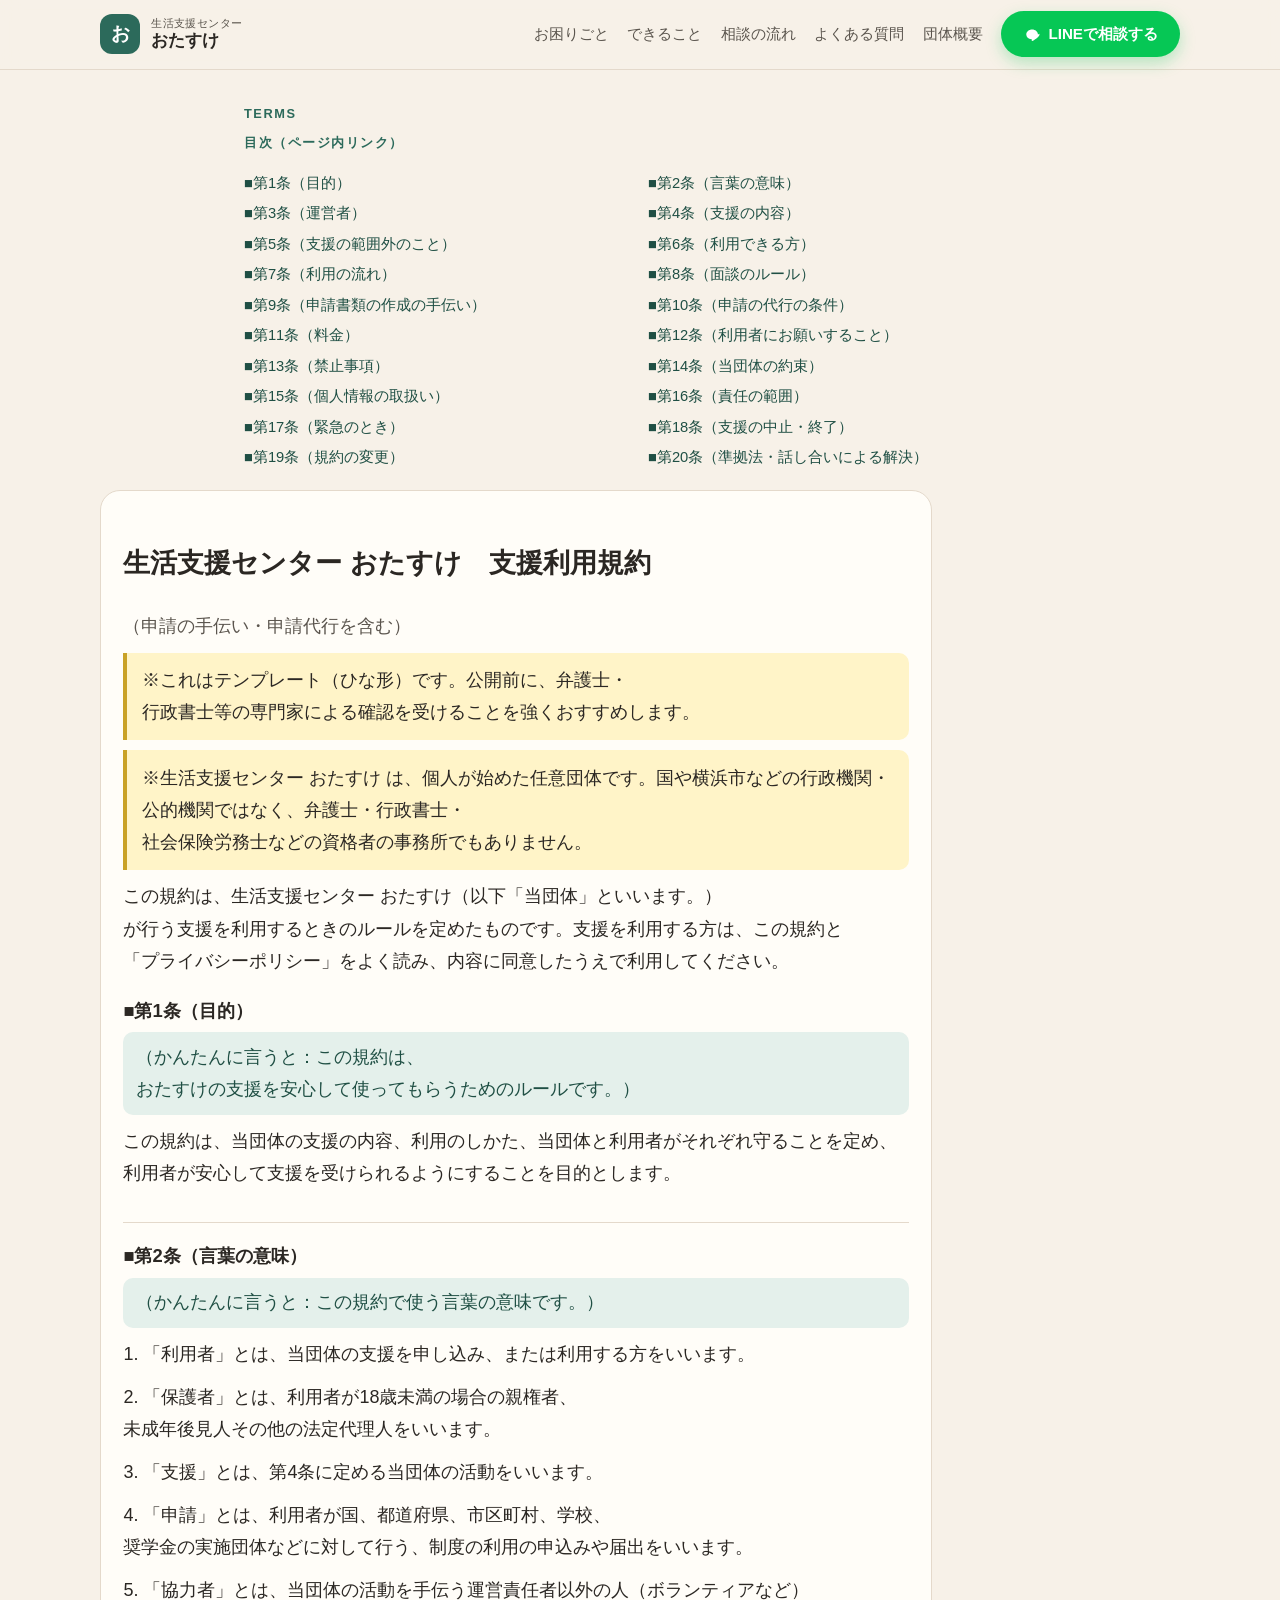
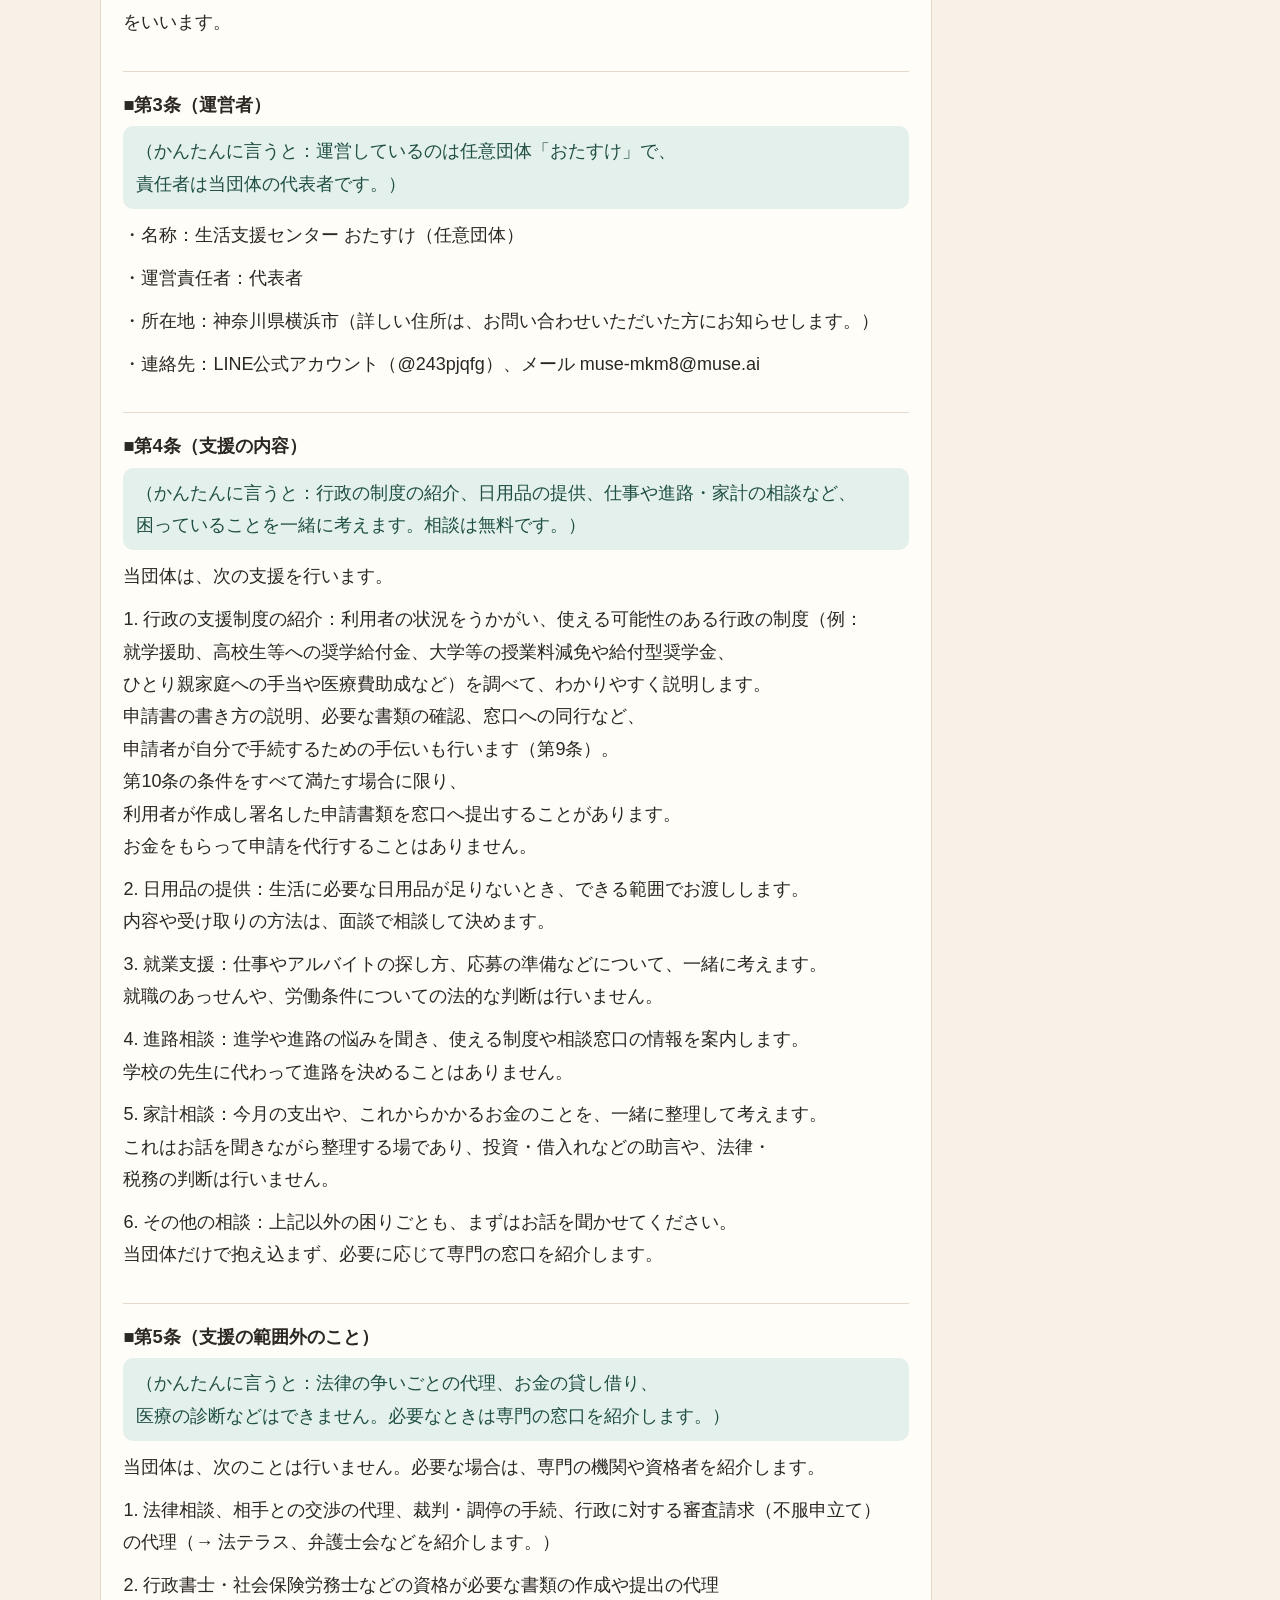
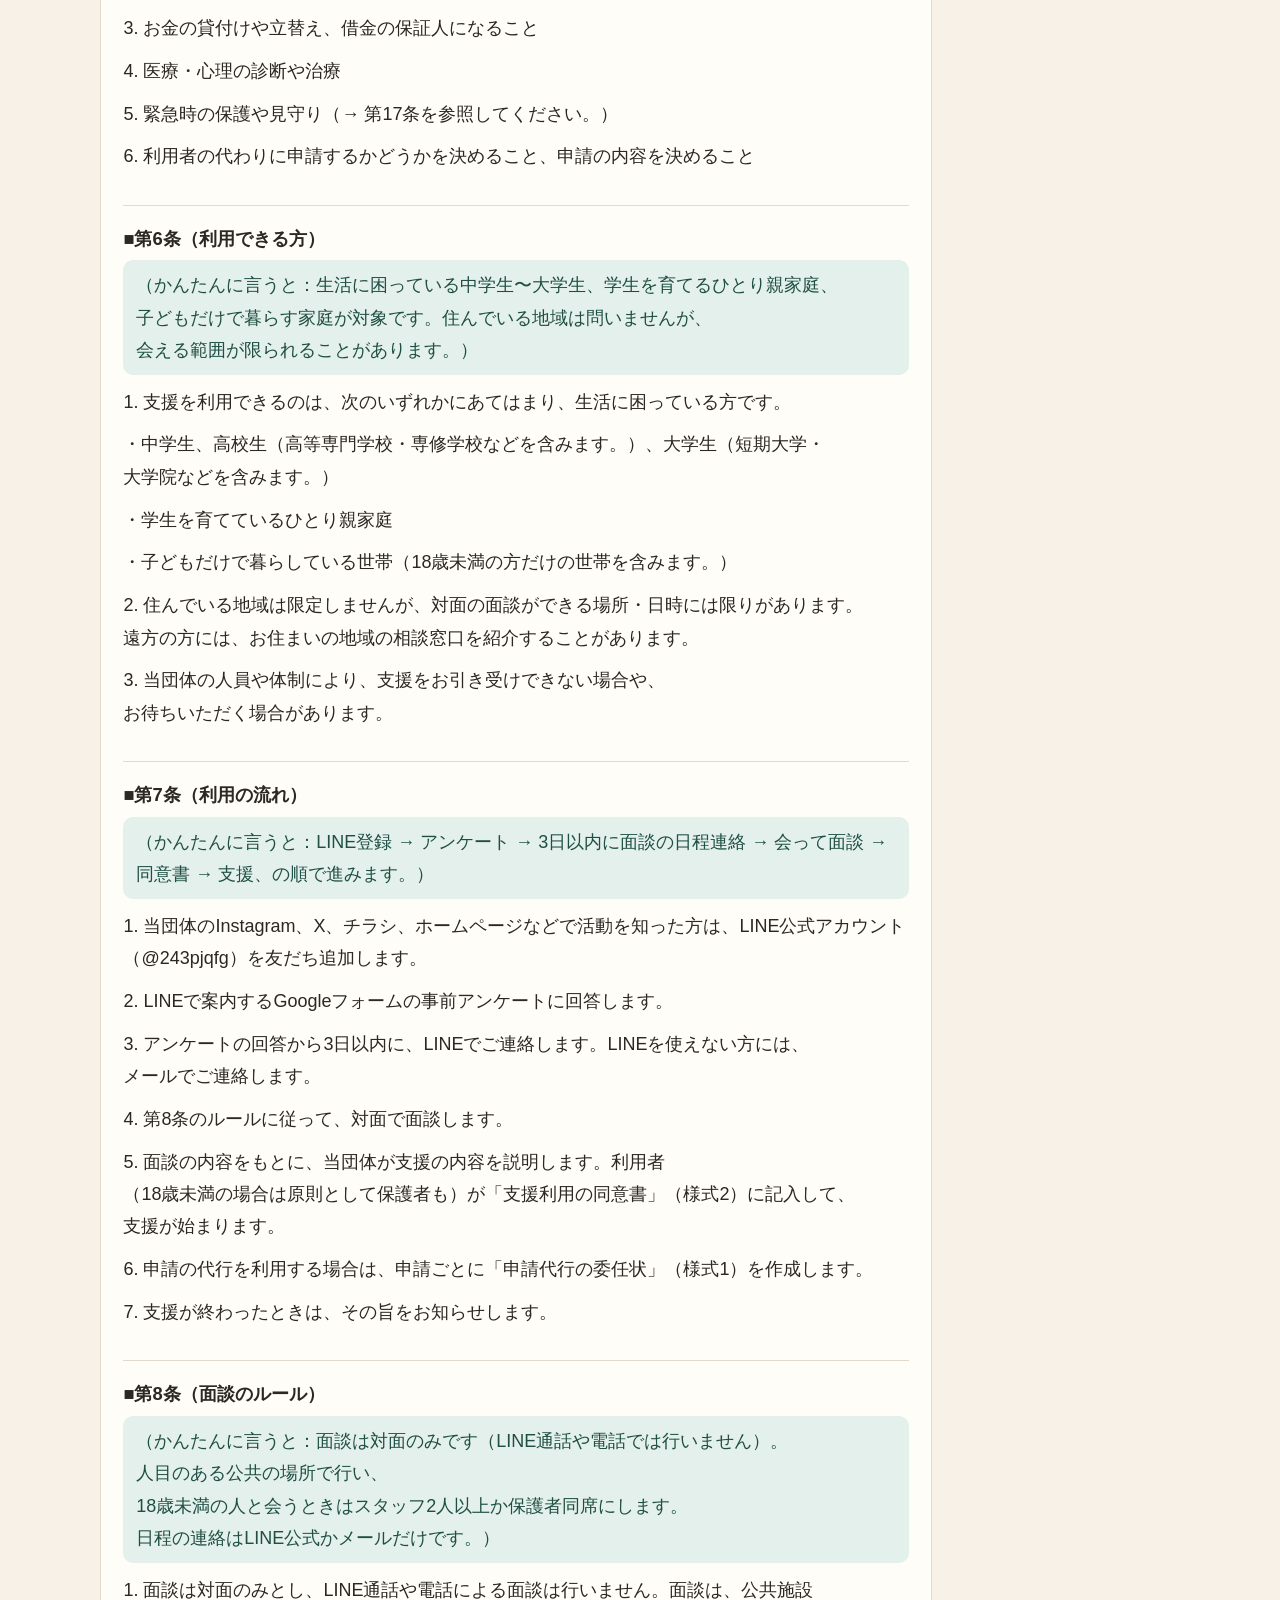
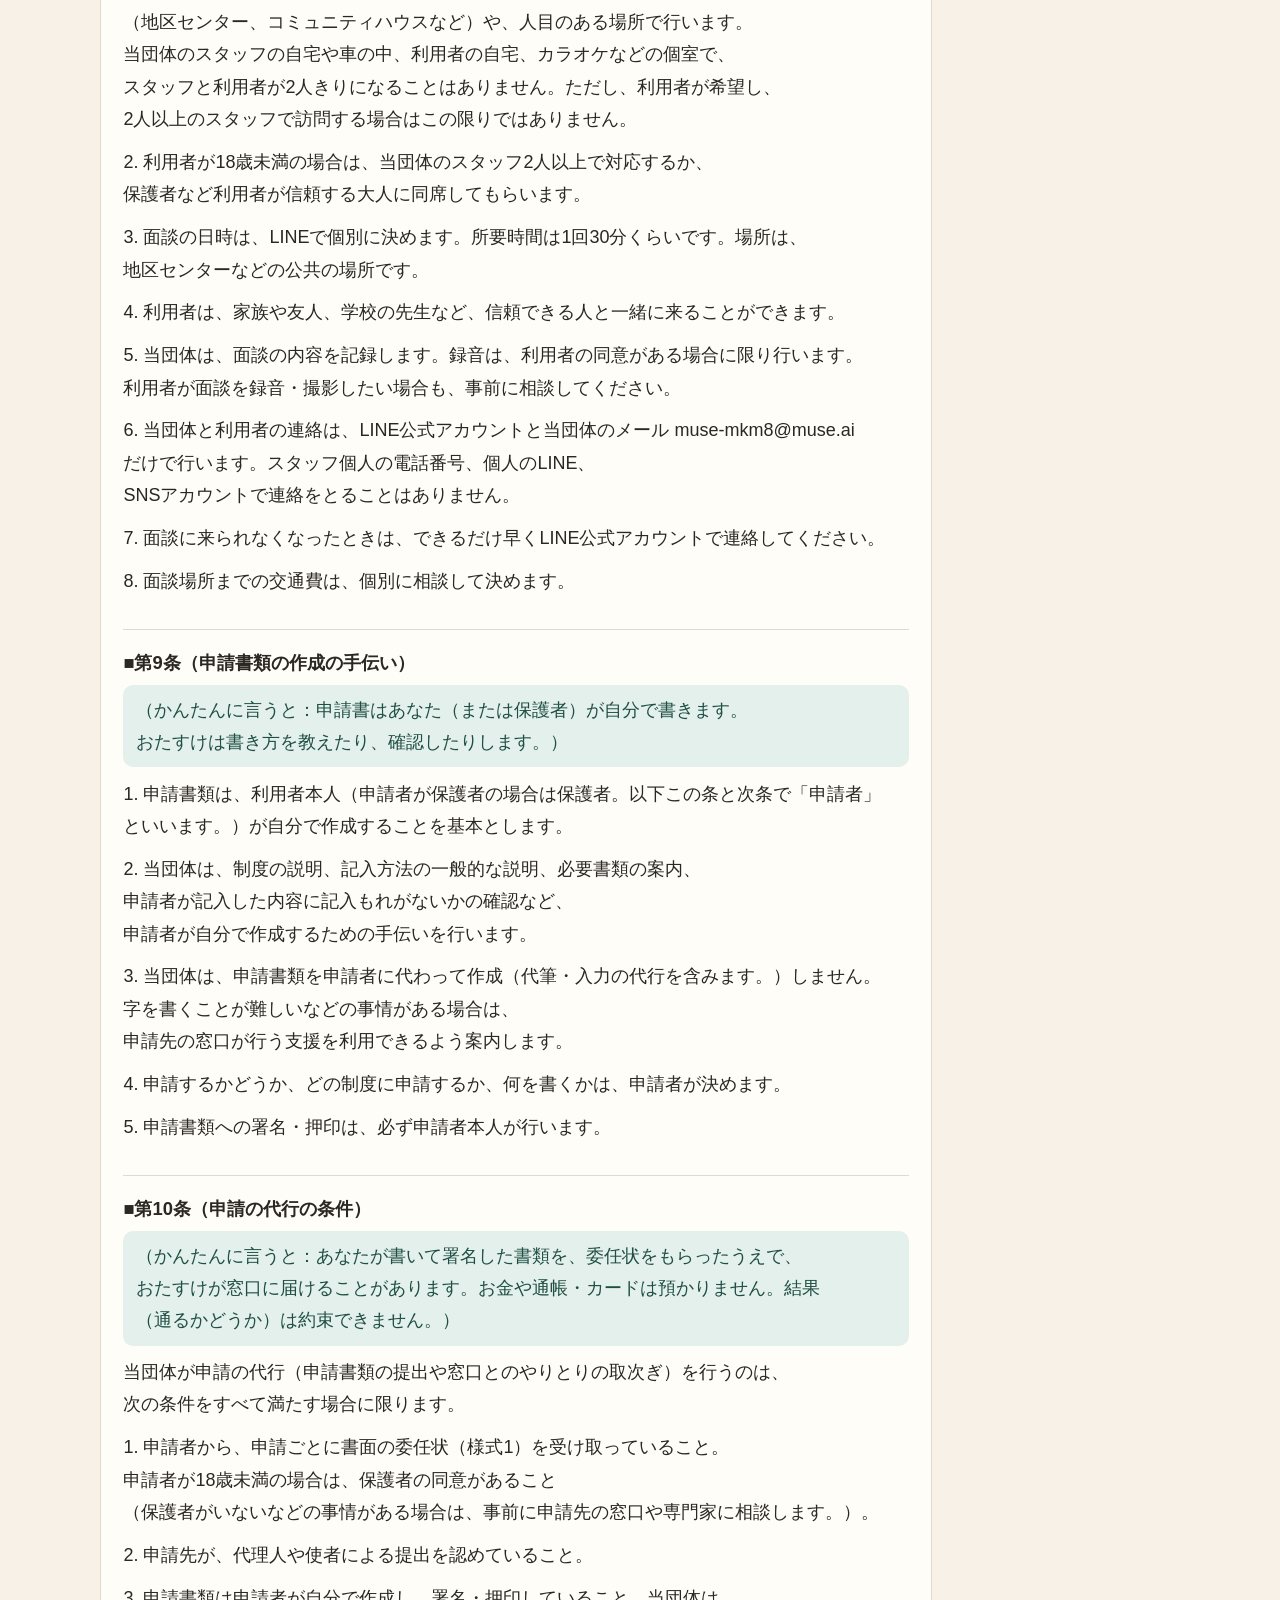
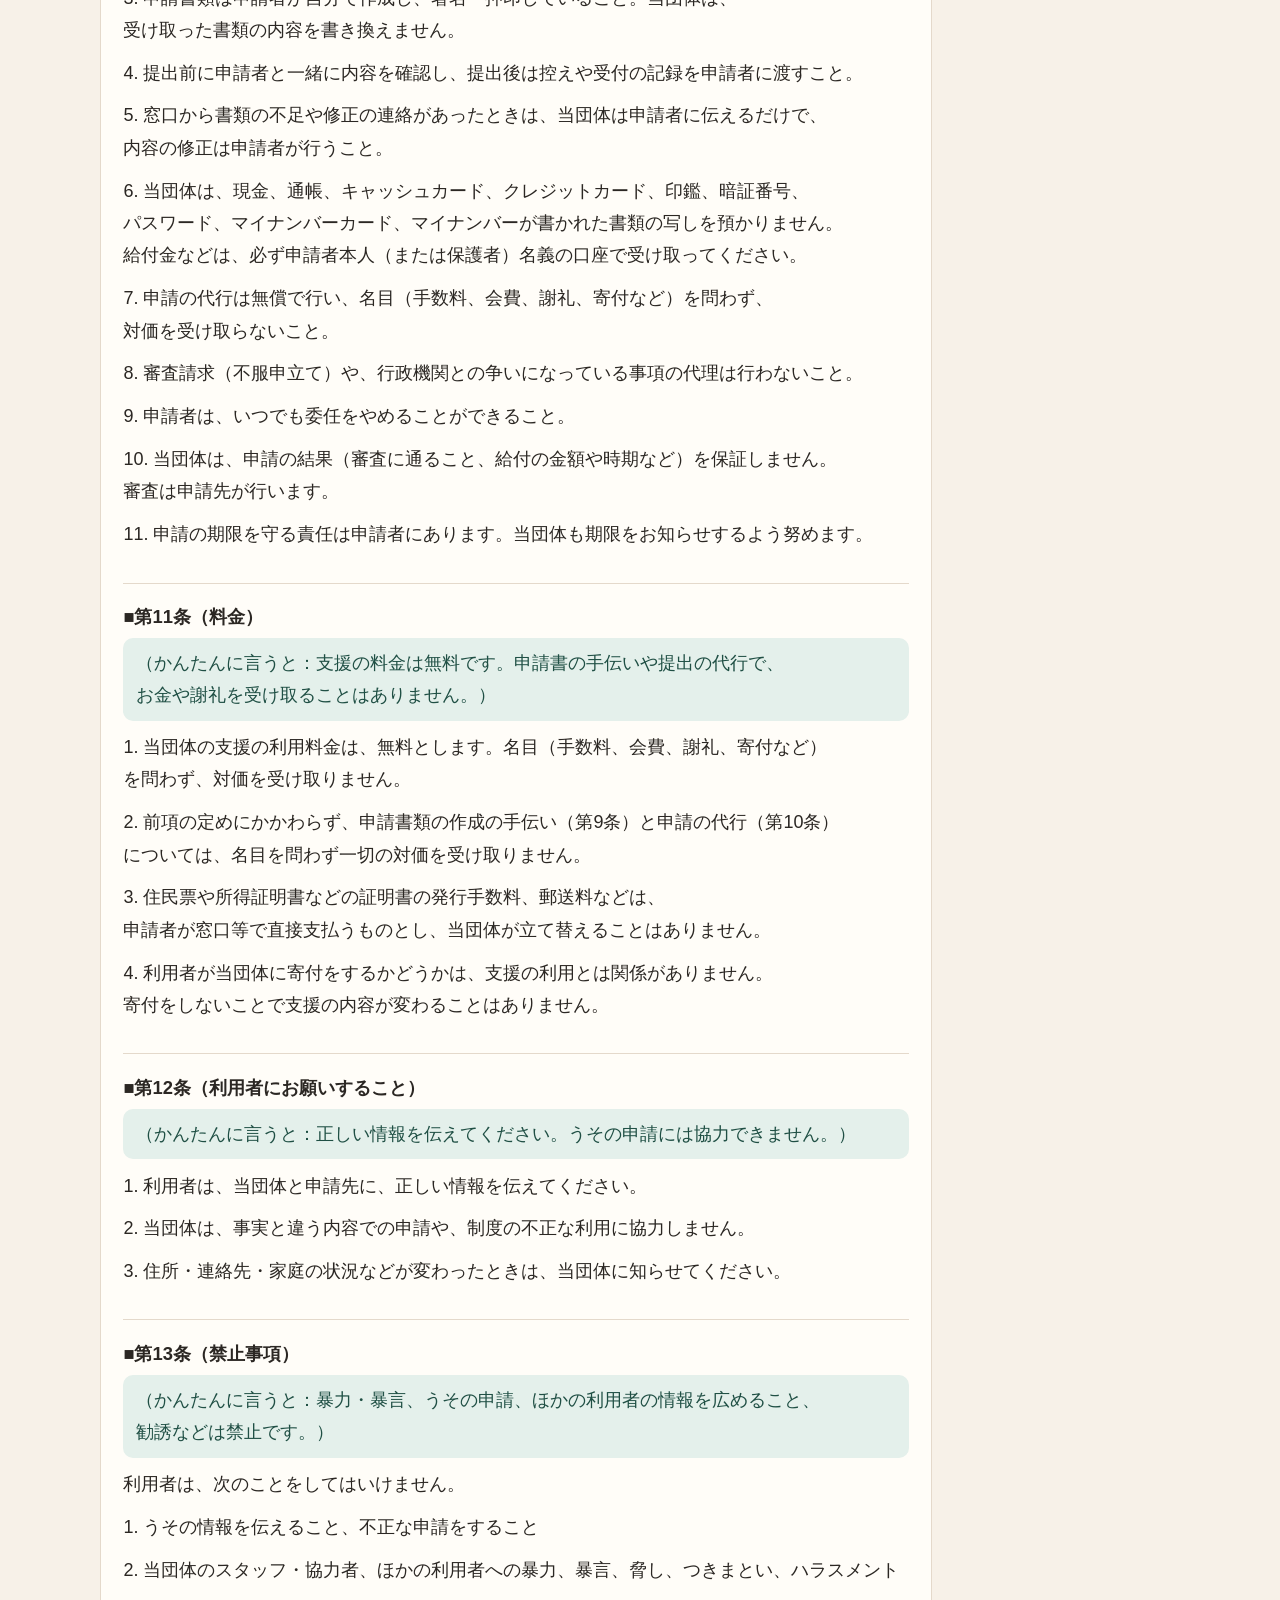
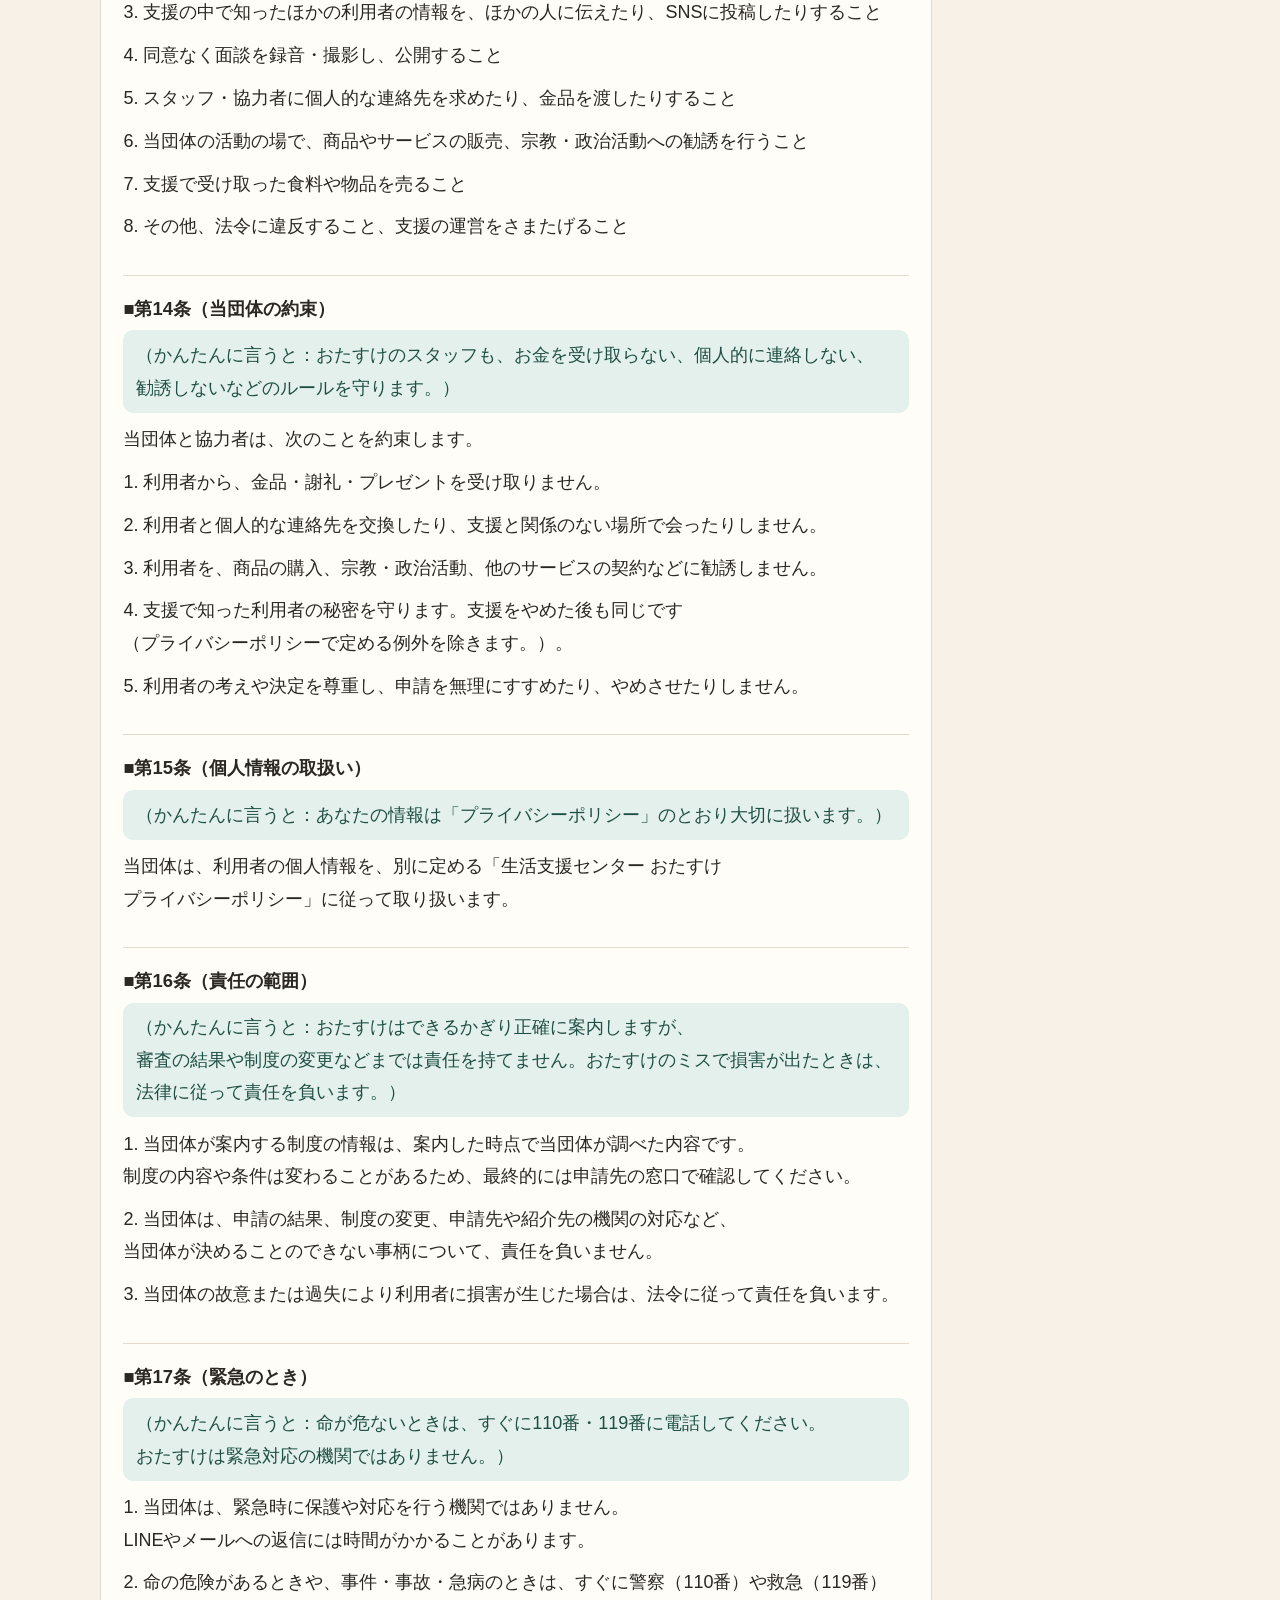
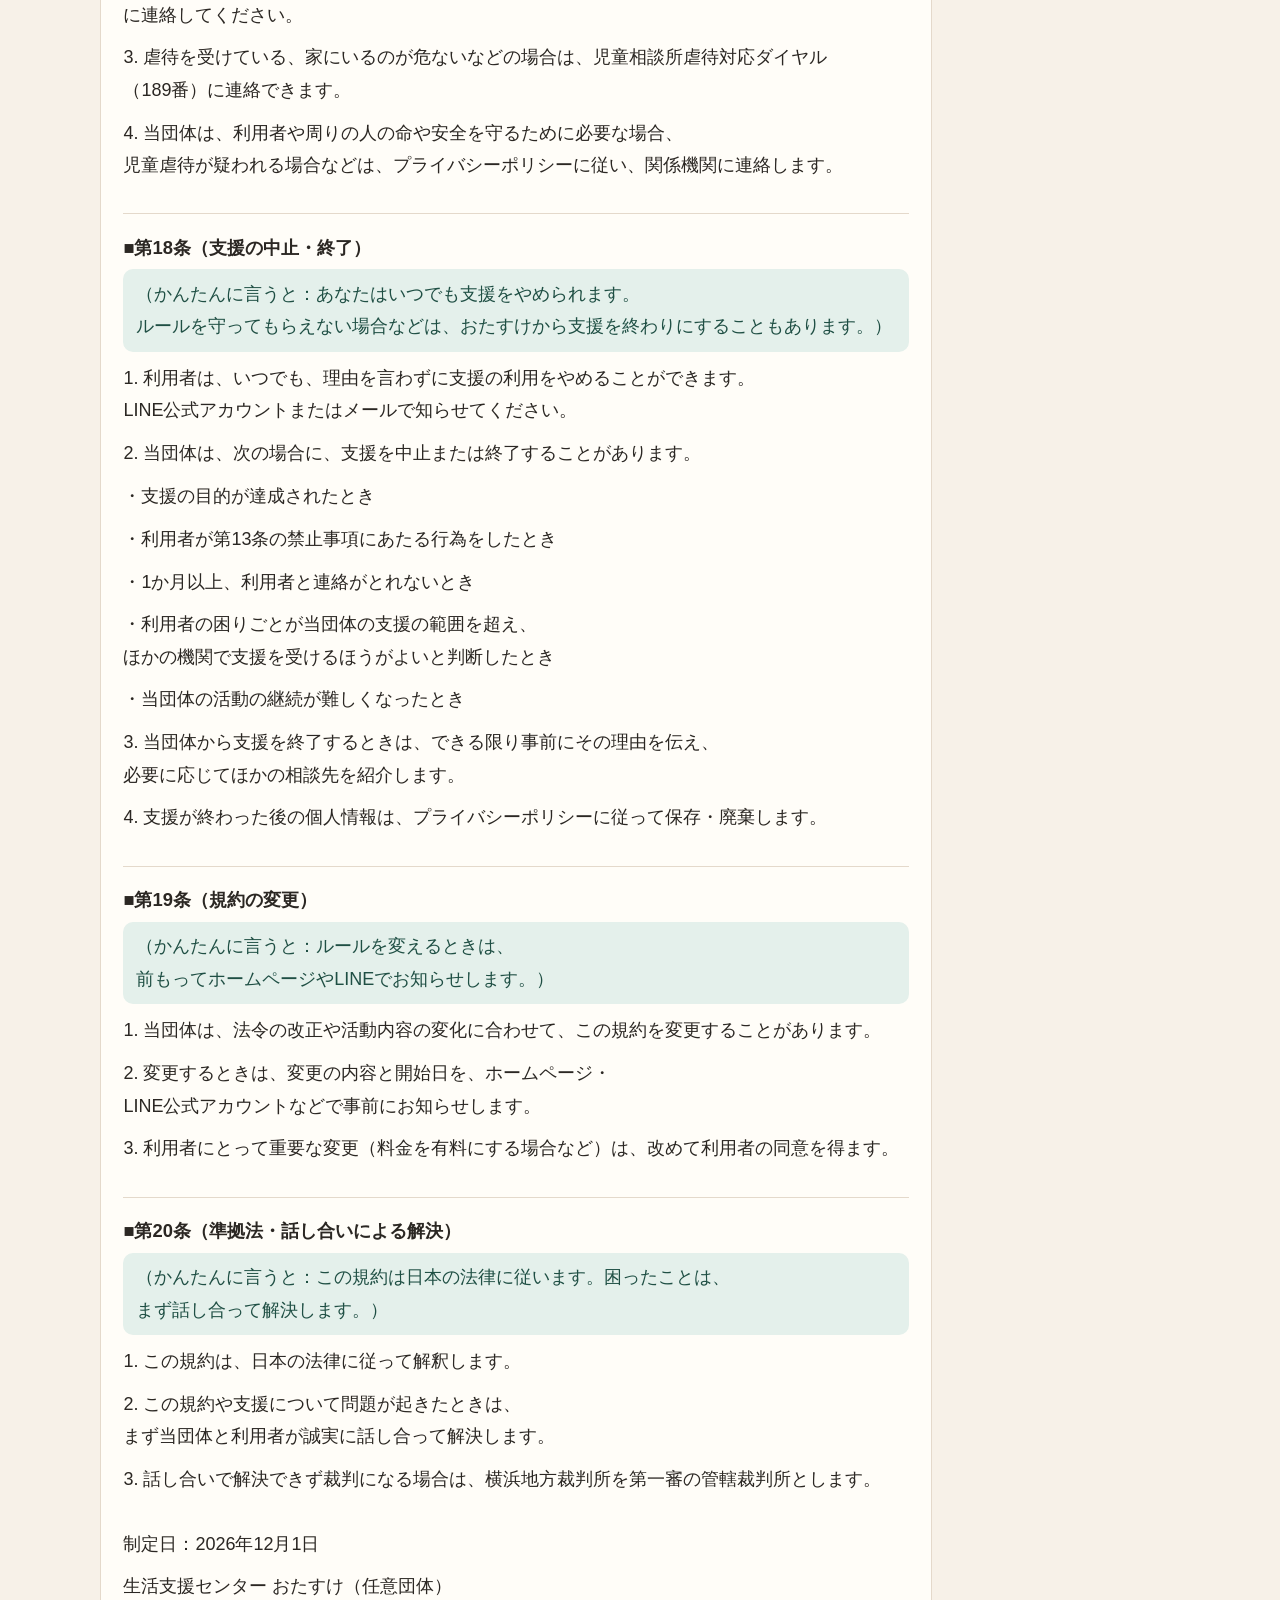
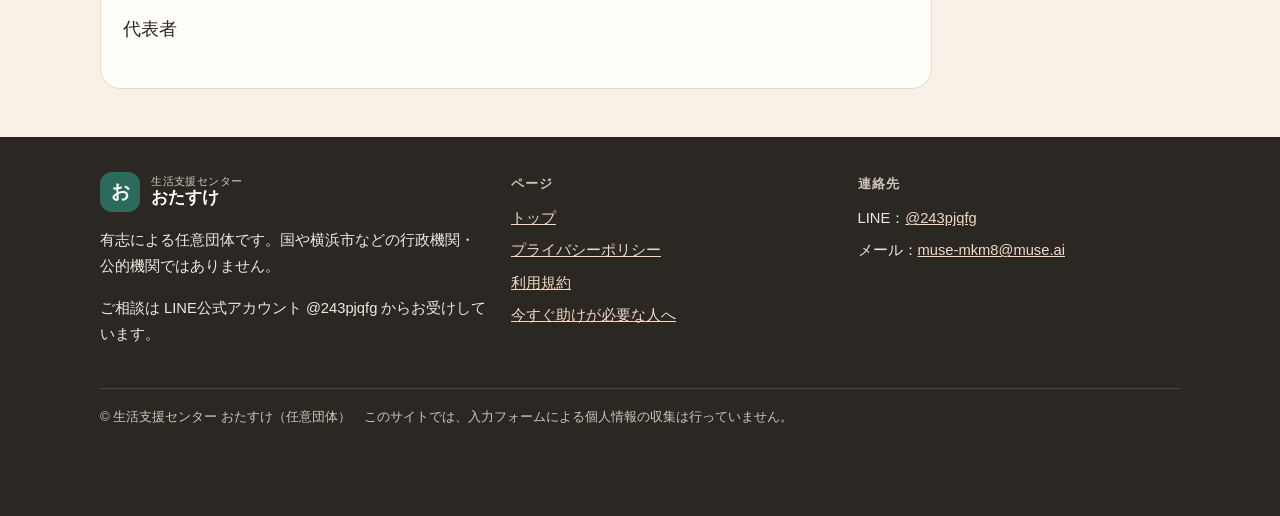
<file: terms.html>
<!DOCTYPE html>
<html lang="ja">
<head>
  <meta charset="utf-8" />
  <meta name="viewport" content="width=device-width, initial-scale=1" />
  <meta name="theme-color" content="#2c6a5b" />
  <title>利用規約｜生活支援センター おたすけ</title>
  <meta name="description" content="生活支援センター おたすけの支援利用規約（申請の手伝い・申請代行を含む）。" />
  <link rel="icon" href="data:image/svg+xml,%3Csvg xmlns='http://www.w3.org/2000/svg' viewBox='0 0 32 32'%3E%3Crect width='32' height='32' rx='8' fill='%232c6a5b'/%3E%3Ctext x='16' y='23' text-anchor='middle' font-size='18' font-family='sans-serif' fill='white'%3Eお%3C/text%3E%3C/svg%3E" />
  <link rel="stylesheet" href="css/style.css" />
</head>
<body>
  <a class="skip" href="#main">本文へスキップ</a>
  <header class="site-header">
    <div class="header-inner">
      <a class="logo" href="index.html">
        <span class="logo-mark">お</span>
        <span class="logo-text">
          <small>生活支援センター</small>
          <strong>おたすけ</strong>
        </span>
      </a>
      <input class="nav-toggle" type="checkbox" id="nav-toggle" />
      <label class="nav-button" for="nav-toggle">メニュー</label>
      <nav class="site-nav" aria-label="主な項目">
        <a href="index.html#nayami">お困りごと</a>
        <a href="index.html#dekiru">できること</a>
        <a href="index.html#nagare">相談の流れ</a>
        <a href="index.html#faq">よくある質問</a>
        <a href="index.html#about">団体概要</a>
        <a class="btn btn-line" href="https://line.me/R/ti/p/@243pjqfg"><svg class="line-icon" viewBox="0 0 24 24" aria-hidden="true"><path d="M19.7 12.4c0-3.5-3.5-6.4-7.7-6.4S4.3 8.9 4.3 12.4c0 3.2 2.8 5.8 6.6 6.3.26.05.6.14.7.32.08.16.07.42.03.58l-.15.88c-.04.26-.2 1.02.9.56s5.9-3.47 8.05-5.94c1.4-1.58 1.27-2.9 1.27-3.7Z"/></svg>LINEで相談する</a>
      </nav>
    </div>
  </header>

  <main id="main">
    <div class="wrap" style="padding-top:2rem;max-width:52rem">
      <p class="eyebrow">TERMS</p>
    </div>
    <div class="wrap" style="max-width:52rem">
      <p class="eyebrow">目次（ページ内リンク）</p>
      <ul class="toc">
<li><a href="#art-1">■第1条（目的）</a></li>
<li><a href="#art-2">■第2条（言葉の意味）</a></li>
<li><a href="#art-3">■第3条（運営者）</a></li>
<li><a href="#art-4">■第4条（支援の内容）</a></li>
<li><a href="#art-5">■第5条（支援の範囲外のこと）</a></li>
<li><a href="#art-6">■第6条（利用できる方）</a></li>
<li><a href="#art-7">■第7条（利用の流れ）</a></li>
<li><a href="#art-8">■第8条（面談のルール）</a></li>
<li><a href="#art-9">■第9条（申請書類の作成の手伝い）</a></li>
<li><a href="#art-10">■第10条（申請の代行の条件）</a></li>
<li><a href="#art-11">■第11条（料金）</a></li>
<li><a href="#art-12">■第12条（利用者にお願いすること）</a></li>
<li><a href="#art-13">■第13条（禁止事項）</a></li>
<li><a href="#art-14">■第14条（当団体の約束）</a></li>
<li><a href="#art-15">■第15条（個人情報の取扱い）</a></li>
<li><a href="#art-16">■第16条（責任の範囲）</a></li>
<li><a href="#art-17">■第17条（緊急のとき）</a></li>
<li><a href="#art-18">■第18条（支援の中止・終了）</a></li>
<li><a href="#art-19">■第19条（規約の変更）</a></li>
<li><a href="#art-20">■第20条（準拠法・話し合いによる解決）</a></li>
      </ul>
    </div>

    <div class="wrap">
      <article class="legal">
<header class="legal-hero-inner">
<h1>生活支援センター おたすけ　支援利用規約</h1>
<p class="legal-sub">（申請の手伝い・申請代行を含む）</p>
<p class="notice">※これはテンプレート（ひな形）です。公開前に、弁護士・行政書士等の専門家による確認を受けることを強くおすすめします。</p>
<p class="notice">※生活支援センター おたすけ は、個人が始めた任意団体です。国や横浜市などの行政機関・公的機関ではなく、弁護士・行政書士・社会保険労務士などの資格者の事務所でもありません。</p>
</header>
<p>この規約は、生活支援センター おたすけ（以下「当団体」といいます。）が行う支援を利用するときのルールを定めたものです。支援を利用する方は、この規約と「プライバシーポリシー」をよく読み、内容に同意したうえで利用してください。</p>
<section id="art-1">
<h2>■第1条（目的）</h2>
<p class="summary-line">（かんたんに言うと：この規約は、おたすけの支援を安心して使ってもらうためのルールです。）</p>
<p>この規約は、当団体の支援の内容、利用のしかた、当団体と利用者がそれぞれ守ることを定め、利用者が安心して支援を受けられるようにすることを目的とします。</p>
</section>
<section id="art-2">
<h2>■第2条（言葉の意味）</h2>
<p class="summary-line">（かんたんに言うと：この規約で使う言葉の意味です。）</p>
<p class="clause">1. 「利用者」とは、当団体の支援を申し込み、または利用する方をいいます。</p>
<p class="clause">2. 「保護者」とは、利用者が18歳未満の場合の親権者、未成年後見人その他の法定代理人をいいます。</p>
<p class="clause">3. 「支援」とは、第4条に定める当団体の活動をいいます。</p>
<p class="clause">4. 「申請」とは、利用者が国、都道府県、市区町村、学校、奨学金の実施団体などに対して行う、制度の利用の申込みや届出をいいます。</p>
<p class="clause">5. 「協力者」とは、当団体の活動を手伝う運営責任者以外の人（ボランティアなど）をいいます。</p>
</section>
<section id="art-3">
<h2>■第3条（運営者）</h2>
<p class="summary-line">（かんたんに言うと：運営しているのは任意団体「おたすけ」で、責任者は当団体の代表者です。）</p>
<p class="clause">・名称：生活支援センター おたすけ（任意団体）</p>
<p class="clause">・運営責任者：代表者</p>
<p class="clause">・所在地：神奈川県横浜市（詳しい住所は、お問い合わせいただいた方にお知らせします。）</p>
<p class="clause">・連絡先：LINE公式アカウント（@243pjqfg）、メール muse-mkm8@muse.ai</p>
</section>
<section id="art-4">
<h2>■第4条（支援の内容）</h2>
<p class="summary-line">（かんたんに言うと：行政の制度の紹介、日用品の提供、仕事や進路・家計の相談など、困っていることを一緒に考えます。相談は無料です。）</p>
<p>当団体は、次の支援を行います。</p>
<p class="clause">1. 行政の支援制度の紹介：利用者の状況をうかがい、使える可能性のある行政の制度（例：就学援助、高校生等への奨学給付金、大学等の授業料減免や給付型奨学金、ひとり親家庭への手当や医療費助成など）を調べて、わかりやすく説明します。申請書の書き方の説明、必要な書類の確認、窓口への同行など、申請者が自分で手続するための手伝いも行います（第9条）。第10条の条件をすべて満たす場合に限り、利用者が作成し署名した申請書類を窓口へ提出することがあります。お金をもらって申請を代行することはありません。</p>
<p class="clause">2. 日用品の提供：生活に必要な日用品が足りないとき、できる範囲でお渡しします。内容や受け取りの方法は、面談で相談して決めます。</p>
<p class="clause">3. 就業支援：仕事やアルバイトの探し方、応募の準備などについて、一緒に考えます。就職のあっせんや、労働条件についての法的な判断は行いません。</p>
<p class="clause">4. 進路相談：進学や進路の悩みを聞き、使える制度や相談窓口の情報を案内します。学校の先生に代わって進路を決めることはありません。</p>
<p class="clause">5. 家計相談：今月の支出や、これからかかるお金のことを、一緒に整理して考えます。これはお話を聞きながら整理する場であり、投資・借入れなどの助言や、法律・税務の判断は行いません。</p>
<p class="clause">6. その他の相談：上記以外の困りごとも、まずはお話を聞かせてください。当団体だけで抱え込まず、必要に応じて専門の窓口を紹介します。</p>
</section>
<section id="art-5">
<h2>■第5条（支援の範囲外のこと）</h2>
<p class="summary-line">（かんたんに言うと：法律の争いごとの代理、お金の貸し借り、医療の診断などはできません。必要なときは専門の窓口を紹介します。）</p>
<p>当団体は、次のことは行いません。必要な場合は、専門の機関や資格者を紹介します。</p>
<p class="clause">1. 法律相談、相手との交渉の代理、裁判・調停の手続、行政に対する審査請求（不服申立て）の代理（→ 法テラス、弁護士会などを紹介します。）</p>
<p class="clause">2. 行政書士・社会保険労務士などの資格が必要な書類の作成や提出の代理</p>
<p class="clause">3. お金の貸付けや立替え、借金の保証人になること</p>
<p class="clause">4. 医療・心理の診断や治療</p>
<p class="clause">5. 緊急時の保護や見守り（→ 第17条を参照してください。）</p>
<p class="clause">6. 利用者の代わりに申請するかどうかを決めること、申請の内容を決めること</p>
</section>
<section id="art-6">
<h2>■第6条（利用できる方）</h2>
<p class="summary-line">（かんたんに言うと：生活に困っている中学生〜大学生、学生を育てるひとり親家庭、子どもだけで暮らす家庭が対象です。住んでいる地域は問いませんが、会える範囲が限られることがあります。）</p>
<p class="clause">1. 支援を利用できるのは、次のいずれかにあてはまり、生活に困っている方です。</p>
<p class="clause">・中学生、高校生（高等専門学校・専修学校などを含みます。）、大学生（短期大学・大学院などを含みます。）</p>
<p class="clause">・学生を育てているひとり親家庭</p>
<p class="clause">・子どもだけで暮らしている世帯（18歳未満の方だけの世帯を含みます。）</p>
<p class="clause">2. 住んでいる地域は限定しませんが、対面の面談ができる場所・日時には限りがあります。遠方の方には、お住まいの地域の相談窓口を紹介することがあります。</p>
<p class="clause">3. 当団体の人員や体制により、支援をお引き受けできない場合や、お待ちいただく場合があります。</p>
</section>
<section id="art-7">
<h2>■第7条（利用の流れ）</h2>
<p class="summary-line">（かんたんに言うと：LINE登録 → アンケート → 3日以内に面談の日程連絡 → 会って面談 → 同意書 → 支援、の順で進みます。）</p>
<p class="clause">1. 当団体のInstagram、X、チラシ、ホームページなどで活動を知った方は、LINE公式アカウント（@243pjqfg）を友だち追加します。</p>
<p class="clause">2. LINEで案内するGoogleフォームの事前アンケートに回答します。</p>
<p class="clause">3. アンケートの回答から3日以内に、LINEでご連絡します。LINEを使えない方には、メールでご連絡します。</p>
<p class="clause">4. 第8条のルールに従って、対面で面談します。</p>
<p class="clause">5. 面談の内容をもとに、当団体が支援の内容を説明します。利用者（18歳未満の場合は原則として保護者も）が「支援利用の同意書」（様式2）に記入して、支援が始まります。</p>
<p class="clause">6. 申請の代行を利用する場合は、申請ごとに「申請代行の委任状」（様式1）を作成します。</p>
<p class="clause">7. 支援が終わったときは、その旨をお知らせします。</p>
</section>
<section id="art-8">
<h2>■第8条（面談のルール）</h2>
<p class="summary-line">（かんたんに言うと：面談は対面のみです（LINE通話や電話では行いません）。人目のある公共の場所で行い、18歳未満の人と会うときはスタッフ2人以上か保護者同席にします。日程の連絡はLINE公式かメールだけです。）</p>
<p class="clause">1. 面談は対面のみとし、LINE通話や電話による面談は行いません。面談は、公共施設（地区センター、コミュニティハウスなど）や、人目のある場所で行います。当団体のスタッフの自宅や車の中、利用者の自宅、カラオケなどの個室で、スタッフと利用者が2人きりになることはありません。ただし、利用者が希望し、2人以上のスタッフで訪問する場合はこの限りではありません。</p>
<p class="clause">2. 利用者が18歳未満の場合は、当団体のスタッフ2人以上で対応するか、保護者など利用者が信頼する大人に同席してもらいます。</p>
<p class="clause">3. 面談の日時は、LINEで個別に決めます。所要時間は1回30分くらいです。場所は、地区センターなどの公共の場所です。</p>
<p class="clause">4. 利用者は、家族や友人、学校の先生など、信頼できる人と一緒に来ることができます。</p>
<p class="clause">5. 当団体は、面談の内容を記録します。録音は、利用者の同意がある場合に限り行います。利用者が面談を録音・撮影したい場合も、事前に相談してください。</p>
<p class="clause">6. 当団体と利用者の連絡は、LINE公式アカウントと当団体のメール muse-mkm8@muse.ai だけで行います。スタッフ個人の電話番号、個人のLINE、SNSアカウントで連絡をとることはありません。</p>
<p class="clause">7. 面談に来られなくなったときは、できるだけ早くLINE公式アカウントで連絡してください。</p>
<p class="clause">8. 面談場所までの交通費は、個別に相談して決めます。</p>
</section>
<section id="art-9">
<h2>■第9条（申請書類の作成の手伝い）</h2>
<p class="summary-line">（かんたんに言うと：申請書はあなた（または保護者）が自分で書きます。おたすけは書き方を教えたり、確認したりします。）</p>
<p class="clause">1. 申請書類は、利用者本人（申請者が保護者の場合は保護者。以下この条と次条で「申請者」といいます。）が自分で作成することを基本とします。</p>
<p class="clause">2. 当団体は、制度の説明、記入方法の一般的な説明、必要書類の案内、申請者が記入した内容に記入もれがないかの確認など、申請者が自分で作成するための手伝いを行います。</p>
<p class="clause">3. 当団体は、申請書類を申請者に代わって作成（代筆・入力の代行を含みます。）しません。字を書くことが難しいなどの事情がある場合は、申請先の窓口が行う支援を利用できるよう案内します。</p>
<p class="clause">4. 申請するかどうか、どの制度に申請するか、何を書くかは、申請者が決めます。</p>
<p class="clause">5. 申請書類への署名・押印は、必ず申請者本人が行います。</p>
</section>
<section id="art-10">
<h2>■第10条（申請の代行の条件）</h2>
<p class="summary-line">（かんたんに言うと：あなたが書いて署名した書類を、委任状をもらったうえで、おたすけが窓口に届けることがあります。お金や通帳・カードは預かりません。結果（通るかどうか）は約束できません。）</p>
<p>当団体が申請の代行（申請書類の提出や窓口とのやりとりの取次ぎ）を行うのは、次の条件をすべて満たす場合に限ります。</p>
<p class="clause">1. 申請者から、申請ごとに書面の委任状（様式1）を受け取っていること。申請者が18歳未満の場合は、保護者の同意があること（保護者がいないなどの事情がある場合は、事前に申請先の窓口や専門家に相談します。）。</p>
<p class="clause">2. 申請先が、代理人や使者による提出を認めていること。</p>
<p class="clause">3. 申請書類は申請者が自分で作成し、署名・押印していること。当団体は、受け取った書類の内容を書き換えません。</p>
<p class="clause">4. 提出前に申請者と一緒に内容を確認し、提出後は控えや受付の記録を申請者に渡すこと。</p>
<p class="clause">5. 窓口から書類の不足や修正の連絡があったときは、当団体は申請者に伝えるだけで、内容の修正は申請者が行うこと。</p>
<p class="clause">6. 当団体は、現金、通帳、キャッシュカード、クレジットカード、印鑑、暗証番号、パスワード、マイナンバーカード、マイナンバーが書かれた書類の写しを預かりません。給付金などは、必ず申請者本人（または保護者）名義の口座で受け取ってください。</p>
<p class="clause">7. 申請の代行は無償で行い、名目（手数料、会費、謝礼、寄付など）を問わず、対価を受け取らないこと。</p>
<p class="clause">8. 審査請求（不服申立て）や、行政機関との争いになっている事項の代理は行わないこと。</p>
<p class="clause">9. 申請者は、いつでも委任をやめることができること。</p>
<p class="clause">10. 当団体は、申請の結果（審査に通ること、給付の金額や時期など）を保証しません。審査は申請先が行います。</p>
<p class="clause">11. 申請の期限を守る責任は申請者にあります。当団体も期限をお知らせするよう努めます。</p>
</section>
<section id="art-11">
<h2>■第11条（料金）</h2>
<p class="summary-line">（かんたんに言うと：支援の料金は無料です。申請書の手伝いや提出の代行で、お金や謝礼を受け取ることはありません。）</p>
<p class="clause">1. 当団体の支援の利用料金は、無料とします。名目（手数料、会費、謝礼、寄付など）を問わず、対価を受け取りません。</p>
<p class="clause">2. 前項の定めにかかわらず、申請書類の作成の手伝い（第9条）と申請の代行（第10条）については、名目を問わず一切の対価を受け取りません。</p>
<p class="clause">3. 住民票や所得証明書などの証明書の発行手数料、郵送料などは、申請者が窓口等で直接支払うものとし、当団体が立て替えることはありません。</p>
<p class="clause">4. 利用者が当団体に寄付をするかどうかは、支援の利用とは関係がありません。寄付をしないことで支援の内容が変わることはありません。</p>
</section>
<section id="art-12">
<h2>■第12条（利用者にお願いすること）</h2>
<p class="summary-line">（かんたんに言うと：正しい情報を伝えてください。うその申請には協力できません。）</p>
<p class="clause">1. 利用者は、当団体と申請先に、正しい情報を伝えてください。</p>
<p class="clause">2. 当団体は、事実と違う内容での申請や、制度の不正な利用に協力しません。</p>
<p class="clause">3. 住所・連絡先・家庭の状況などが変わったときは、当団体に知らせてください。</p>
</section>
<section id="art-13">
<h2>■第13条（禁止事項）</h2>
<p class="summary-line">（かんたんに言うと：暴力・暴言、うその申請、ほかの利用者の情報を広めること、勧誘などは禁止です。）</p>
<p>利用者は、次のことをしてはいけません。</p>
<p class="clause">1. うその情報を伝えること、不正な申請をすること</p>
<p class="clause">2. 当団体のスタッフ・協力者、ほかの利用者への暴力、暴言、脅し、つきまとい、ハラスメント</p>
<p class="clause">3. 支援の中で知ったほかの利用者の情報を、ほかの人に伝えたり、SNSに投稿したりすること</p>
<p class="clause">4. 同意なく面談を録音・撮影し、公開すること</p>
<p class="clause">5. スタッフ・協力者に個人的な連絡先を求めたり、金品を渡したりすること</p>
<p class="clause">6. 当団体の活動の場で、商品やサービスの販売、宗教・政治活動への勧誘を行うこと</p>
<p class="clause">7. 支援で受け取った食料や物品を売ること</p>
<p class="clause">8. その他、法令に違反すること、支援の運営をさまたげること</p>
</section>
<section id="art-14">
<h2>■第14条（当団体の約束）</h2>
<p class="summary-line">（かんたんに言うと：おたすけのスタッフも、お金を受け取らない、個人的に連絡しない、勧誘しないなどのルールを守ります。）</p>
<p>当団体と協力者は、次のことを約束します。</p>
<p class="clause">1. 利用者から、金品・謝礼・プレゼントを受け取りません。</p>
<p class="clause">2. 利用者と個人的な連絡先を交換したり、支援と関係のない場所で会ったりしません。</p>
<p class="clause">3. 利用者を、商品の購入、宗教・政治活動、他のサービスの契約などに勧誘しません。</p>
<p class="clause">4. 支援で知った利用者の秘密を守ります。支援をやめた後も同じです（プライバシーポリシーで定める例外を除きます。）。</p>
<p class="clause">5. 利用者の考えや決定を尊重し、申請を無理にすすめたり、やめさせたりしません。</p>
</section>
<section id="art-15">
<h2>■第15条（個人情報の取扱い）</h2>
<p class="summary-line">（かんたんに言うと：あなたの情報は「プライバシーポリシー」のとおり大切に扱います。）</p>
<p>当団体は、利用者の個人情報を、別に定める「生活支援センター おたすけ プライバシーポリシー」に従って取り扱います。</p>
</section>
<section id="art-16">
<h2>■第16条（責任の範囲）</h2>
<p class="summary-line">（かんたんに言うと：おたすけはできるかぎり正確に案内しますが、審査の結果や制度の変更などまでは責任を持てません。おたすけのミスで損害が出たときは、法律に従って責任を負います。）</p>
<p class="clause">1. 当団体が案内する制度の情報は、案内した時点で当団体が調べた内容です。制度の内容や条件は変わることがあるため、最終的には申請先の窓口で確認してください。</p>
<p class="clause">2. 当団体は、申請の結果、制度の変更、申請先や紹介先の機関の対応など、当団体が決めることのできない事柄について、責任を負いません。</p>
<p class="clause">3. 当団体の故意または過失により利用者に損害が生じた場合は、法令に従って責任を負います。</p>
</section>
<section id="art-17">
<h2>■第17条（緊急のとき）</h2>
<p class="summary-line">（かんたんに言うと：命が危ないときは、すぐに110番・119番に電話してください。おたすけは緊急対応の機関ではありません。）</p>
<p class="clause">1. 当団体は、緊急時に保護や対応を行う機関ではありません。LINEやメールへの返信には時間がかかることがあります。</p>
<p class="clause">2. 命の危険があるときや、事件・事故・急病のときは、すぐに警察（110番）や救急（119番）に連絡してください。</p>
<p class="clause">3. 虐待を受けている、家にいるのが危ないなどの場合は、児童相談所虐待対応ダイヤル（189番）に連絡できます。</p>
<p class="clause">4. 当団体は、利用者や周りの人の命や安全を守るために必要な場合、児童虐待が疑われる場合などは、プライバシーポリシーに従い、関係機関に連絡します。</p>
</section>
<section id="art-18">
<h2>■第18条（支援の中止・終了）</h2>
<p class="summary-line">（かんたんに言うと：あなたはいつでも支援をやめられます。ルールを守ってもらえない場合などは、おたすけから支援を終わりにすることもあります。）</p>
<p class="clause">1. 利用者は、いつでも、理由を言わずに支援の利用をやめることができます。LINE公式アカウントまたはメールで知らせてください。</p>
<p class="clause">2. 当団体は、次の場合に、支援を中止または終了することがあります。</p>
<p class="clause">・支援の目的が達成されたとき</p>
<p class="clause">・利用者が第13条の禁止事項にあたる行為をしたとき</p>
<p class="clause">・1か月以上、利用者と連絡がとれないとき</p>
<p class="clause">・利用者の困りごとが当団体の支援の範囲を超え、ほかの機関で支援を受けるほうがよいと判断したとき</p>
<p class="clause">・当団体の活動の継続が難しくなったとき</p>
<p class="clause">3. 当団体から支援を終了するときは、できる限り事前にその理由を伝え、必要に応じてほかの相談先を紹介します。</p>
<p class="clause">4. 支援が終わった後の個人情報は、プライバシーポリシーに従って保存・廃棄します。</p>
</section>
<section id="art-19">
<h2>■第19条（規約の変更）</h2>
<p class="summary-line">（かんたんに言うと：ルールを変えるときは、前もってホームページやLINEでお知らせします。）</p>
<p class="clause">1. 当団体は、法令の改正や活動内容の変化に合わせて、この規約を変更することがあります。</p>
<p class="clause">2. 変更するときは、変更の内容と開始日を、ホームページ・LINE公式アカウントなどで事前にお知らせします。</p>
<p class="clause">3. 利用者にとって重要な変更（料金を有料にする場合など）は、改めて利用者の同意を得ます。</p>
</section>
<section id="art-20">
<h2>■第20条（準拠法・話し合いによる解決）</h2>
<p class="summary-line">（かんたんに言うと：この規約は日本の法律に従います。困ったことは、まず話し合って解決します。）</p>
<p class="clause">1. この規約は、日本の法律に従って解釈します。</p>
<p class="clause">2. この規約や支援について問題が起きたときは、まず当団体と利用者が誠実に話し合って解決します。</p>
<p class="clause">3. 話し合いで解決できず裁判になる場合は、横浜地方裁判所を第一審の管轄裁判所とします。</p>
</section>
<div class="closing">
<p>制定日：2026年12月1日</p>
<p>生活支援センター おたすけ（任意団体）</p>
<p>代表者</p>
</div>
      </article>
    </div>

  </main>
  <footer class="site-footer">
    <div class="wrap footer-grid">
      <div>
        <div class="logo" style="margin-bottom:0.7rem">
          <span class="logo-mark">お</span>
          <span class="logo-text">
            <small style="color:#cfc6ba">生活支援センター</small>
            <strong style="color:#fff">おたすけ</strong>
          </span>
        </div>
        <p>有志による任意団体です。国や横浜市などの行政機関・公的機関ではありません。</p>
        <p>ご相談は LINE公式アカウント @243pjqfg からお受けしています。</p>
      </div>
      <div>
        <h3>ページ</h3>
        <ul>
          <li><a href="index.html">トップ</a></li>
          <li><a href="privacy.html">プライバシーポリシー</a></li>
          <li><a href="terms.html">利用規約</a></li>
          <li><a href="index.html#emergency">今すぐ助けが必要な人へ</a></li>
        </ul>
      </div>
      <div>
        <h3>連絡先</h3>
        <ul>
          <li>LINE：<a href="https://line.me/R/ti/p/@243pjqfg">@243pjqfg</a></li>
          <li>メール：<a href="mailto:muse-mkm8@muse.ai">muse-mkm8@muse.ai</a></li>
        </ul>
      </div>
    </div>
    <div class="wrap">
      <p class="foot-note">© 生活支援センター おたすけ（任意団体）　このサイトでは、入力フォームによる個人情報の収集は行っていません。</p>
    </div>
  </footer>
  <div class="mobile-cta">
    <a class="btn btn-line" href="https://line.me/R/ti/p/@243pjqfg"><svg class="line-icon" viewBox="0 0 24 24" aria-hidden="true"><path d="M19.7 12.4c0-3.5-3.5-6.4-7.7-6.4S4.3 8.9 4.3 12.4c0 3.2 2.8 5.8 6.6 6.3.26.05.6.14.7.32.08.16.07.42.03.58l-.15.88c-.04.26-.2 1.02.9.56s5.9-3.47 8.05-5.94c1.4-1.58 1.27-2.9 1.27-3.7Z"/></svg>LINEで友だち追加（@243pjqfg）</a>
  </div>

</body>
</html>
</file>
<file: css/style.css>
/* 生活支援センター おたすけ  — 共通スタイル */

:root {
  --bg: #f7f1e8;
  --bg-deep: #efe6d8;
  --paper: #fffdf8;
  --ink: #2b2723;
  --ink-soft: #5b554e;
  --line: #e4d9cb;
  --brand: #2c6a5b;
  --brand-dark: #1f4f44;
  --brand-soft: #e4f0eb;
  --leaf: #5b8c4a;
  --peach: #f8e4d6;
  --coral: #b54a2e;
  --coral-soft: #fbece6;
  --line-green: #06c755;
  --line-green-dark: #05a348;
  --shadow: 0 10px 30px rgba(43, 39, 35, 0.07);
  --radius: 18px;
  --header-h: 4.25rem;
  --content: 70rem;
  --font: "Hiragino Sans", "Hiragino Kaku Gothic ProN", "Yu Gothic Medium", "Yu Gothic", "Noto Sans JP", sans-serif;
}

*, *::before, *::after { box-sizing: border-box; }

html {
  scroll-behavior: smooth;
  scroll-padding-top: calc(var(--header-h) + 0.75rem);
}

@media (prefers-reduced-motion: reduce) {
  html { scroll-behavior: auto; }
  *, *::before, *::after {
    animation: none !important;
    transition: none !important;
  }
}

body {
  margin: 0;
  font-family: var(--font);
  color: var(--ink);
  background: var(--bg);
  line-height: 1.8;
  font-size: 1.0625rem;
  -webkit-text-size-adjust: 100%;
  text-rendering: optimizeLegibility;
}

img { max-width: 100%; height: auto; display: block; }
a { color: var(--brand-dark); }
a:hover { color: var(--brand); }
a:focus-visible,
button:focus-visible,
summary:focus-visible,
.nav-toggle:focus-visible + .nav-button {
  outline: 3px solid var(--brand);
  outline-offset: 3px;
}

.skip {
  position: absolute;
  left: 1rem;
  top: -4rem;
  background: var(--brand-dark);
  color: #fff;
  padding: 0.5rem 1rem;
  border-radius: 8px;
  z-index: 200;
}
.skip:focus { top: 0.75rem; }

/* Header */
.site-header {
  position: sticky;
  top: 0;
  z-index: 100;
  background: rgba(247, 241, 232, 0.92);
  backdrop-filter: blur(10px);
  border-bottom: 1px solid var(--line);
}
.header-inner {
  max-width: var(--content);
  margin: 0 auto;
  padding: 0.7rem 1.25rem;
  display: flex;
  align-items: center;
  justify-content: space-between;
  gap: 1rem;
  min-height: var(--header-h);
}
.logo {
  display: flex;
  align-items: center;
  gap: 0.7rem;
  text-decoration: none;
  color: inherit;
  min-width: 0;
}
.logo-mark {
  flex: 0 0 auto;
  width: 2.5rem;
  height: 2.5rem;
  border-radius: 12px;
  background: var(--brand);
  color: #fff;
  font-weight: 700;
  display: grid;
  place-items: center;
  font-size: 1.2rem;
  letter-spacing: 0;
}
.logo-text { display: flex; flex-direction: column; line-height: 1.25; }
.logo-text small {
  font-size: 0.68rem;
  color: var(--ink-soft);
  letter-spacing: 0.04em;
}
.logo-text strong {
  font-size: 1.05rem;
  font-weight: 700;
}

.nav-toggle { position: absolute; opacity: 0; pointer-events: none; }
.nav-button {
  display: none;
  border: 1px solid var(--line);
  background: var(--paper);
  border-radius: 999px;
  padding: 0.4rem 0.9rem;
  font: inherit;
  font-size: 0.9rem;
  cursor: pointer;
  color: var(--ink);
}
.site-nav {
  display: flex;
  align-items: center;
  gap: 0.2rem 1.15rem;
  flex-wrap: wrap;
  justify-content: flex-end;
}
.site-nav a:not(.btn) {
  text-decoration: none;
  color: var(--ink-soft);
  font-size: 0.92rem;
  font-weight: 500;
}
.site-nav a:not(.btn):hover { color: var(--brand-dark); }

.btn {
  display: inline-flex;
  align-items: center;
  justify-content: center;
  gap: 0.45rem;
  text-decoration: none;
  border-radius: 999px;
  padding: 0.7rem 1.25rem;
  font-weight: 700;
  font-size: 0.95rem;
  line-height: 1.3;
  border: 2px solid transparent;
  cursor: pointer;
}
.btn-line {
  background: var(--line-green);
  color: #fff !important;
  box-shadow: 0 6px 16px rgba(6, 199, 85, 0.28);
}
.btn-line:hover { background: var(--line-green-dark); color: #fff !important; }
.btn-ghost {
  background: transparent;
  color: var(--brand-dark) !important;
  border-color: var(--brand);
}
.btn-ghost:hover { background: var(--brand-soft); }
.btn-lg { padding: 0.95rem 1.5rem; font-size: 1.05rem; }
.btn-wrap { display: flex; flex-wrap: wrap; gap: 0.7rem; align-items: center; }

.line-icon {
  width: 1.2em;
  height: 1.2em;
  fill: currentColor;
  flex: 0 0 auto;
}

/* Layout */
.wrap {
  max-width: var(--content);
  margin: 0 auto;
  padding: 0 1.25rem;
}
.section {
  padding: 3.5rem 0;
}
.section-alt { background: var(--bg-deep); }
.section-paper { background: var(--paper); }
.eyebrow {
  margin: 0 0 0.4rem;
  font-size: 0.8rem;
  font-weight: 700;
  letter-spacing: 0.12em;
  color: var(--brand);
}
.section h2 {
  margin: 0 0 0.6rem;
  font-size: clamp(1.45rem, 3.2vw, 2rem);
  line-height: 1.4;
  font-weight: 700;
}
.lede {
  margin: 0 0 2rem;
  color: var(--ink-soft);
  max-width: 40rem;
}

/* Hero */
.hero {
  padding: 2.4rem 0 3.2rem;
  background:
    radial-gradient(1200px 420px at 90% -10%, #f3d9c4 0%, transparent 55%),
    radial-gradient(800px 360px at -10% 110%, #d7ebe3 0%, transparent 60%),
    var(--bg);
}
.hero-grid {
  display: grid;
  grid-template-columns: 1.3fr 0.7fr;
  gap: 2.4rem;
  align-items: center;
}
.kicker {
  display: inline-flex;
  flex-wrap: wrap;
  gap: 0.4rem;
  margin: 0 0 1rem;
  padding: 0;
  list-style: none;
}
.kicker li {
  background: var(--brand-soft);
  color: var(--brand-dark);
  font-size: 0.78rem;
  font-weight: 700;
  padding: 0.2rem 0.65rem;
  border-radius: 999px;
}
.hero h1 {
  margin: 0 0 1rem;
  font-size: clamp(1.85rem, 5.4vw, 3.15rem);
  line-height: 1.3;
  letter-spacing: -0.02em;
  font-weight: 800;
}
.hero-lead {
  margin: 0 0 1.4rem;
  font-size: 1.05rem;
  max-width: 38rem;
}
.hero-note {
  margin: 0.8rem 0 0;
  font-size: 0.88rem;
  color: var(--ink-soft);
}
.hero-card {
  background: var(--paper);
  border: 1px solid var(--line);
  border-radius: 24px;
  padding: 1.4rem 1.3rem 1.5rem;
  box-shadow: var(--shadow);
  text-align: center;
}
.hero-card h2 {
  margin: 0 0 0.35rem;
  font-size: 1.05rem;
}
.hero-card p {
  margin: 0 0 1rem;
  color: var(--ink-soft);
  font-size: 0.9rem;
}
.qr {
  width: 11.5rem;
  height: 11.5rem;
  margin: 0 auto 0.8rem;
  background: #fff;
  padding: 0.55rem;
  border-radius: 16px;
  border: 1px solid var(--line);
}
.qr img { width: 100%; height: 100%; object-fit: contain; }
.line-id {
  font-weight: 700;
  letter-spacing: 0.02em;
  margin: 0.2rem 0 0.9rem;
}

.trust-row {
  display: grid;
  grid-template-columns: repeat(3, 1fr);
  gap: 0.8rem;
  margin-top: 2rem;
}
.trust-item {
  background: rgba(255, 253, 248, 0.7);
  border: 1px solid var(--line);
  border-radius: 14px;
  padding: 0.85rem 1rem;
}
.trust-item strong { display: block; color: var(--brand-dark); }

/* Worry list */
.audience {
  display: grid;
  grid-template-columns: 1fr 1fr;
  gap: 1.2rem;
}
.panel {
  background: var(--paper);
  border: 1px solid var(--line);
  border-radius: var(--radius);
  padding: 1.3rem 1.25rem 1.1rem;
}
.panel h3 {
  margin: 0 0 0.8rem;
  font-size: 1.05rem;
}
.check-list {
  list-style: none;
  margin: 0;
  padding: 0;
}
.check-list li {
  position: relative;
  padding: 0.45rem 0 0.45rem 2rem;
  border-top: 1px dashed var(--line);
}
.check-list li:first-child { border-top: 0; }
.check-list li::before {
  content: "";
  position: absolute;
  left: 0;
  top: 0.7rem;
  width: 1.1rem;
  height: 1.1rem;
  border: 2px solid var(--brand);
  border-radius: 4px;
  background: var(--brand-soft);
}
.after-list {
  margin: 1.4rem 0 0;
  font-weight: 700;
}

/* Cards */
.cards {
  display: grid;
  grid-template-columns: repeat(2, 1fr);
  gap: 1.1rem;
}
.card {
  background: var(--paper);
  border: 1px solid var(--line);
  border-radius: var(--radius);
  padding: 1.35rem 1.3rem 1.2rem;
  box-shadow: var(--shadow);
}
.card-num {
  display: inline-grid;
  place-items: center;
  min-width: 2rem;
  height: 2rem;
  padding: 0 0.4rem;
  border-radius: 999px;
  background: var(--brand-soft);
  color: var(--brand-dark);
  font-weight: 800;
  font-size: 0.85rem;
  margin-bottom: 0.6rem;
}
.card h3 { margin: 0 0 0.45rem; font-size: 1.12rem; }
.card p { margin: 0; color: var(--ink-soft); }

/* Steps */
.steps {
  list-style: none;
  margin: 0;
  padding: 0;
  counter-reset: step;
  display: grid;
  gap: 0;
}
.steps li {
  display: grid;
  grid-template-columns: 3.2rem 1fr;
  gap: 1rem;
  position: relative;
  padding: 0 0 1.5rem;
}
.steps li:last-child { padding-bottom: 0; }
.steps li::before {
  counter-increment: step;
  content: counter(step);
  width: 3.2rem;
  height: 3.2rem;
  border-radius: 50%;
  background: var(--brand);
  color: #fff;
  font-weight: 800;
  font-size: 1.15rem;
  display: grid;
  place-items: center;
  position: relative;
  z-index: 1;
}
.steps li:not(:last-child)::after {
  content: "";
  position: absolute;
  left: 1.5rem;
  top: 3.2rem;
  bottom: 0;
  width: 3px;
  background: var(--brand-soft);
}
.steps h3 { margin: 0.15rem 0 0.25rem; font-size: 1.12rem; }
.steps p { margin: 0; color: var(--ink-soft); }

/* Reasons */
.reasons {
  display: grid;
  grid-template-columns: repeat(3, 1fr);
  gap: 1rem;
}
.reason {
  background: var(--paper);
  border-radius: var(--radius);
  border: 1px solid var(--line);
  padding: 1.2rem 1.15rem;
}
.reason h3 { margin: 0 0 0.4rem; font-size: 1.05rem; }
.reason p { margin: 0; color: var(--ink-soft); font-size: 0.98rem; }

/* FAQ */
.faq { display: grid; gap: 0.65rem; }
.faq details {
  background: var(--paper);
  border: 1px solid var(--line);
  border-radius: 14px;
  padding: 0.15rem 0.2rem;
}
.faq summary {
  cursor: pointer;
  font-weight: 700;
  padding: 0.85rem 1rem;
  list-style: none;
}
.faq summary::-webkit-details-marker { display: none; }
.faq summary::after {
  content: "＋";
  float: right;
  color: var(--brand);
  font-weight: 700;
}
.faq details[open] summary::after { content: "−"; }
.faq details p {
  margin: 0;
  padding: 0 1rem 1rem;
  color: var(--ink-soft);
  border-top: 1px dashed var(--line);
}

/* Emergency */
.emergency {
  background: var(--coral-soft);
  border-top: 4px solid var(--coral);
  border-bottom: 4px solid var(--coral);
}
.emergency h2 { color: var(--coral); }
.hotlines {
  display: grid;
  grid-template-columns: 1fr 1fr;
  gap: 0.8rem;
}
.hotline {
  background: #fff;
  border-radius: 14px;
  padding: 1rem 1.1rem;
  border: 1px solid #f0d0c4;
}
.hotline strong { display: block; font-size: 1.05rem; }
.hotline a.tel {
  display: inline-block;
  font-size: 1.25rem;
  font-weight: 800;
  color: var(--coral);
  text-decoration: none;
  letter-spacing: 0.02em;
  margin: 0.15rem 0;
}
.hotline a.tel:hover { text-decoration: underline; }
.hotline p { margin: 0; color: var(--ink-soft); font-size: 0.92rem; }
.emergency-note {
  margin: 1.2rem 0 0;
  font-size: 0.88rem;
  color: var(--ink-soft);
}

/* About */
.about-grid {
  display: grid;
  grid-template-columns: 1.1fr 0.9fr;
  gap: 1.6rem;
  align-items: start;
}
.about-copy p { margin: 0 0 1rem; }
.dl {
  background: var(--paper);
  border: 1px solid var(--line);
  border-radius: var(--radius);
  padding: 0.4rem 1.2rem;
}
.dl div {
  display: grid;
  grid-template-columns: 7.5rem 1fr;
  gap: 0.6rem;
  padding: 0.85rem 0;
  border-top: 1px solid var(--line);
}
.dl div:first-child { border-top: 0; }
.dl dt { margin: 0; font-weight: 700; color: var(--brand-dark); font-size: 0.92rem; }
.dl dd { margin: 0; }
.placeholder {
  background: #fff4c8;
  padding: 0.05em 0.3em;
  border-radius: 4px;
  font-weight: 700;
  white-space: nowrap;
  display: inline-block;
}

/* CTA band */
.cta-band {
  background: var(--brand);
  color: #fff;
  padding: 2.4rem 0;
  text-align: center;
}
.cta-band h2 { margin: 0 0 0.5rem; color: #fff; }
.cta-band p { margin: 0 0 1.2rem; color: #e8f4ef; }
.cta-band .btn-line {
  background: #fff;
  color: var(--brand-dark) !important;
  box-shadow: none;
}
.cta-band .btn-line:hover { background: #f3fff7; }

/* Footer */
.site-footer {
  background: #2b2723;
  color: #efe8df;
  padding: 2.2rem 0 5.5rem;
  font-size: 0.92rem;
}
.footer-grid {
  display: grid;
  grid-template-columns: 1.2fr 1fr 1fr;
  gap: 1.5rem;
}
.site-footer a { color: #f3d9c4; }
.site-footer h3 {
  margin: 0 0 0.6rem;
  font-size: 0.82rem;
  letter-spacing: 0.08em;
  color: #cfc6ba;
}
.site-footer ul { list-style: none; margin: 0; padding: 0; }
.site-footer li { margin: 0 0 0.35rem; }
.foot-note {
  margin: 1.6rem 0 0;
  padding-top: 1rem;
  border-top: 1px solid #4a453f;
  color: #cfc6ba;
  font-size: 0.82rem;
}

/* Mobile bottom CTA */
.mobile-cta {
  display: none;
  position: fixed;
  left: 0;
  right: 0;
  bottom: 0;
  z-index: 90;
  padding: 0.65rem 1rem calc(0.65rem + env(safe-area-inset-bottom));
  background: rgba(247, 241, 232, 0.95);
  backdrop-filter: blur(8px);
  border-top: 1px solid var(--line);
}
.mobile-cta .btn { width: 100%; }

/* Legal pages */
.legal-hero {
  padding: 2rem 0 0.5rem;
}
.legal-hero h1 {
  margin: 0.3rem 0 0.4rem;
  font-size: clamp(1.4rem, 3vw, 2rem);
  line-height: 1.4;
}
.legal-sub { margin: 0 0 1rem; color: var(--ink-soft); }
.notice {
  background: #fff4c8;
  border-left: 4px solid #c9a227;
  padding: 0.7rem 0.9rem;
  margin: 0 0 0.7rem;
  border-radius: 0 10px 10px 0;
}
.legal {
  background: var(--paper);
  border: 1px solid var(--line);
  border-radius: 20px;
  padding: 1.6rem 1.4rem 2rem;
  margin: 1.2rem 0 3rem;
  max-width: 52rem;
}
.legal {
  word-break: keep-all;
  line-break: strict;
  overflow-wrap: break-word;
}
.legal h1 {
  word-break: keep-all;
  line-break: strict;
}
.legal h2 {
  margin: 2rem 0 0.5rem;
  font-size: 1.15rem;
  line-height: 1.5;
  padding-top: 1.2rem;
  border-top: 1px solid var(--line);
  word-break: keep-all;
  line-break: strict;
}
.legal section:first-of-type h2 { border-top: 0; padding-top: 0; margin-top: 1.2rem; }
.summary-line {
  background: var(--brand-soft);
  color: var(--brand-dark);
  padding: 0.55rem 0.8rem;
  border-radius: 10px;
  margin: 0 0 0.8rem;
}
.clause, .legal p { margin: 0 0 0.65rem; }
.closing { margin-top: 2rem; }
.toc {
  margin: 1rem 0 0;
  padding: 0;
  list-style: none;
  display: grid;
  grid-template-columns: 1fr 1fr;
  gap: 0.25rem 1rem;
  font-size: 0.92rem;
}
.toc a { text-decoration: none; }
.toc a:hover { text-decoration: underline; }

@media (max-width: 860px) {
  .hero-grid,
  .audience,
  .cards,
  .reasons,
  .hotlines,
  .about-grid,
  .footer-grid,
  .toc {
    grid-template-columns: 1fr;
  }
  .trust-row { grid-template-columns: 1fr; }
  .nav-button { display: inline-flex; }
  .site-nav {
    display: none;
    position: absolute;
    left: 0;
    right: 0;
    top: 100%;
    background: var(--paper);
    border-bottom: 1px solid var(--line);
    flex-direction: column;
    align-items: stretch;
    padding: 0.7rem 1.25rem 1rem;
    gap: 0.2rem;
  }
  .nav-toggle:checked ~ .site-nav { display: flex; }
  .site-nav a:not(.btn) { padding: 0.55rem 0.2rem; }
  .site-nav .btn { width: 100%; margin-top: 0.3rem; }
  .mobile-cta { display: block; }
  body { padding-bottom: 4.5rem; }
  .site-footer { padding-bottom: 6.5rem; }
  .dl div { grid-template-columns: 1fr; gap: 0.15rem; }
  .hero-card { max-width: 22rem; margin: 0 auto; }
}

@media (min-width: 861px) {
  body { font-size: 1.125rem; }
  .section { padding: 4.4rem 0; }
}

@media print {
  .site-header, .mobile-cta, .cta-band, .skip, .nav-button { display: none !important; }
  body { background: #fff; color: #000; padding: 0; }
  .legal { border: 0; padding: 0; }
  a { color: inherit; }
}
</file>
